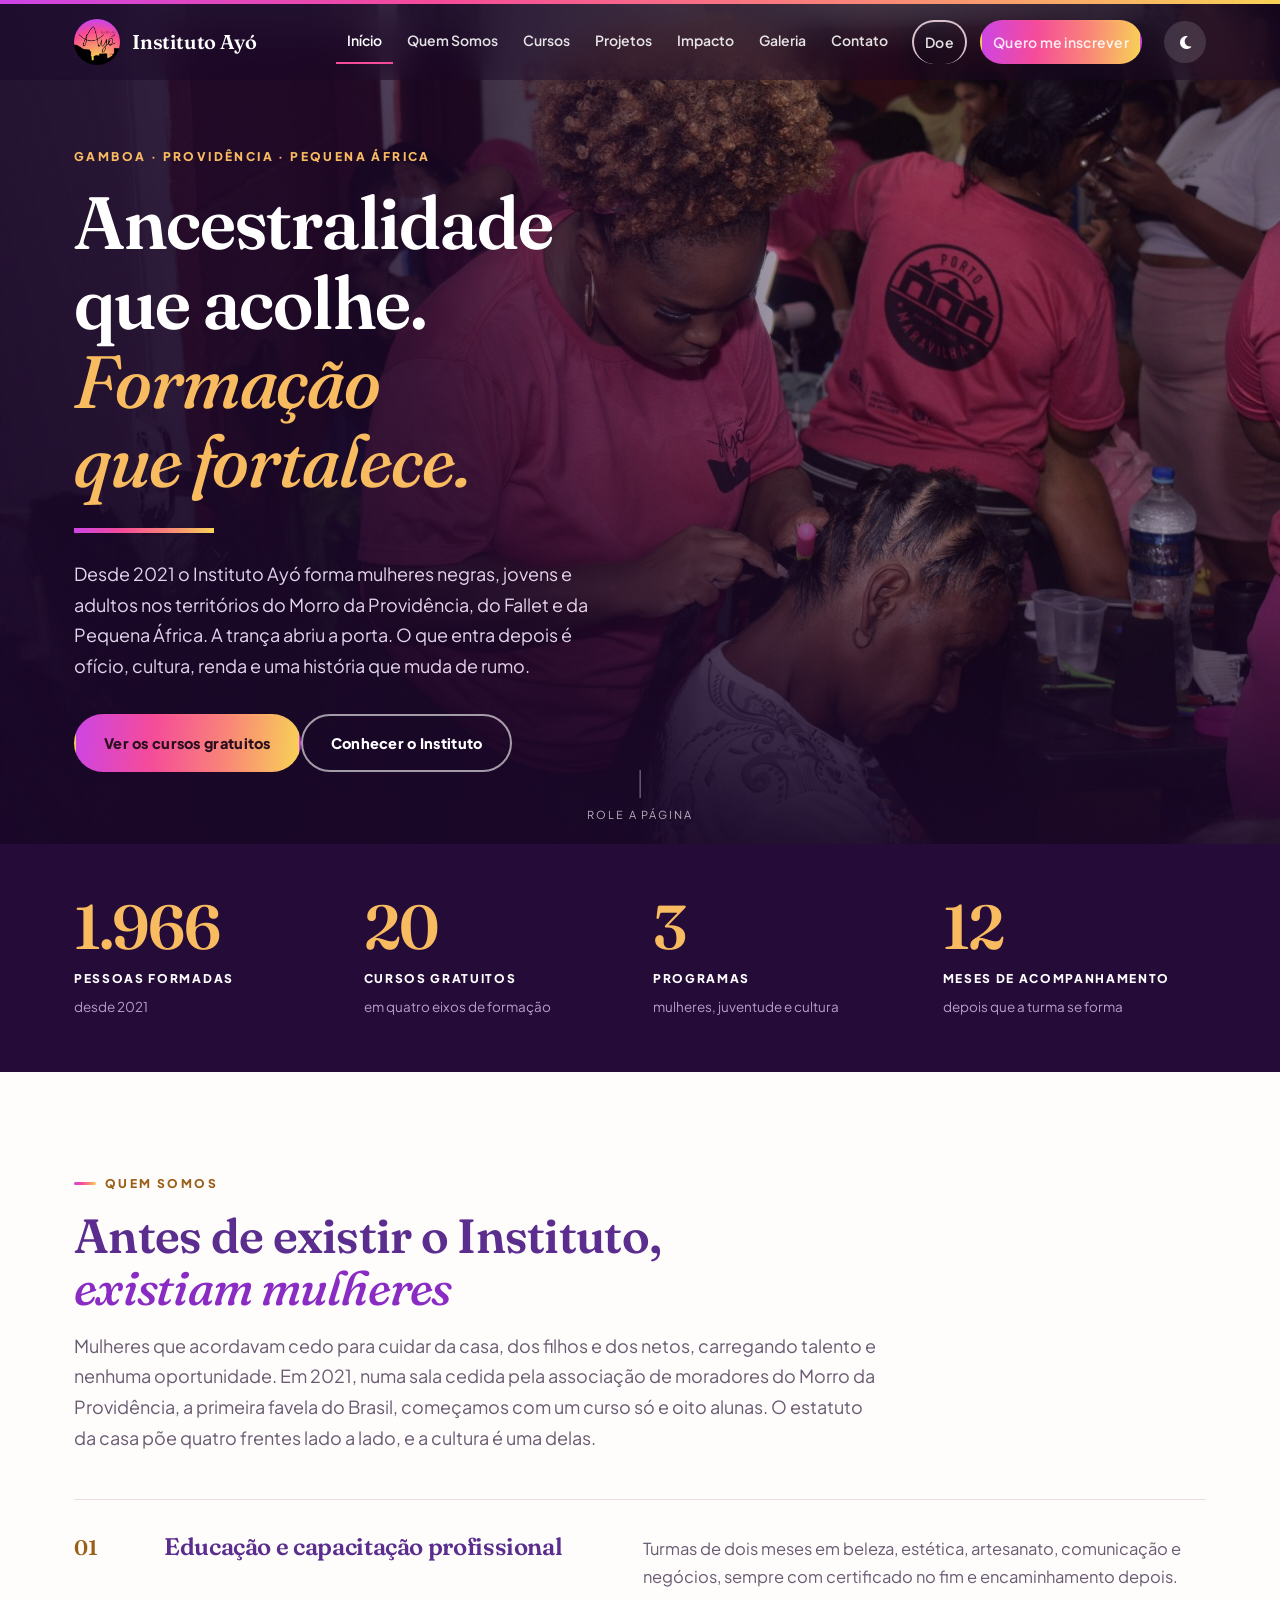
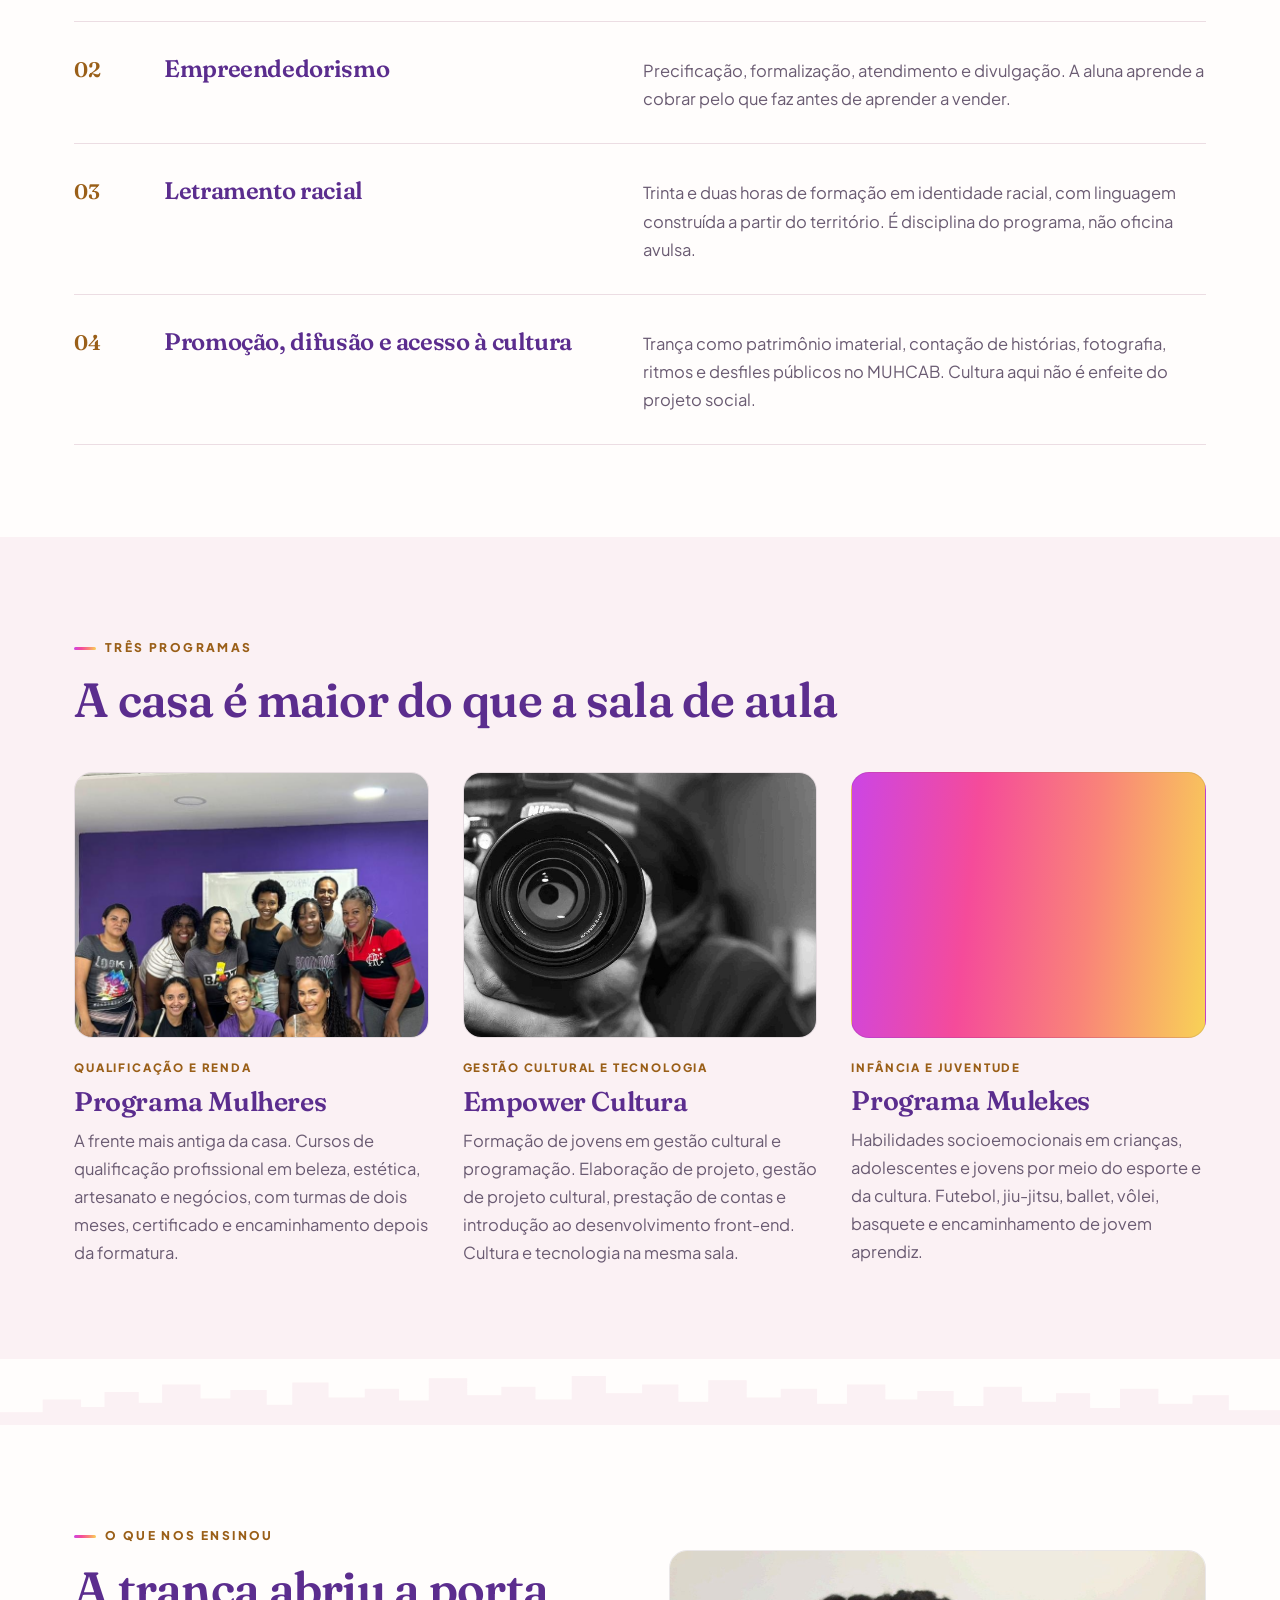
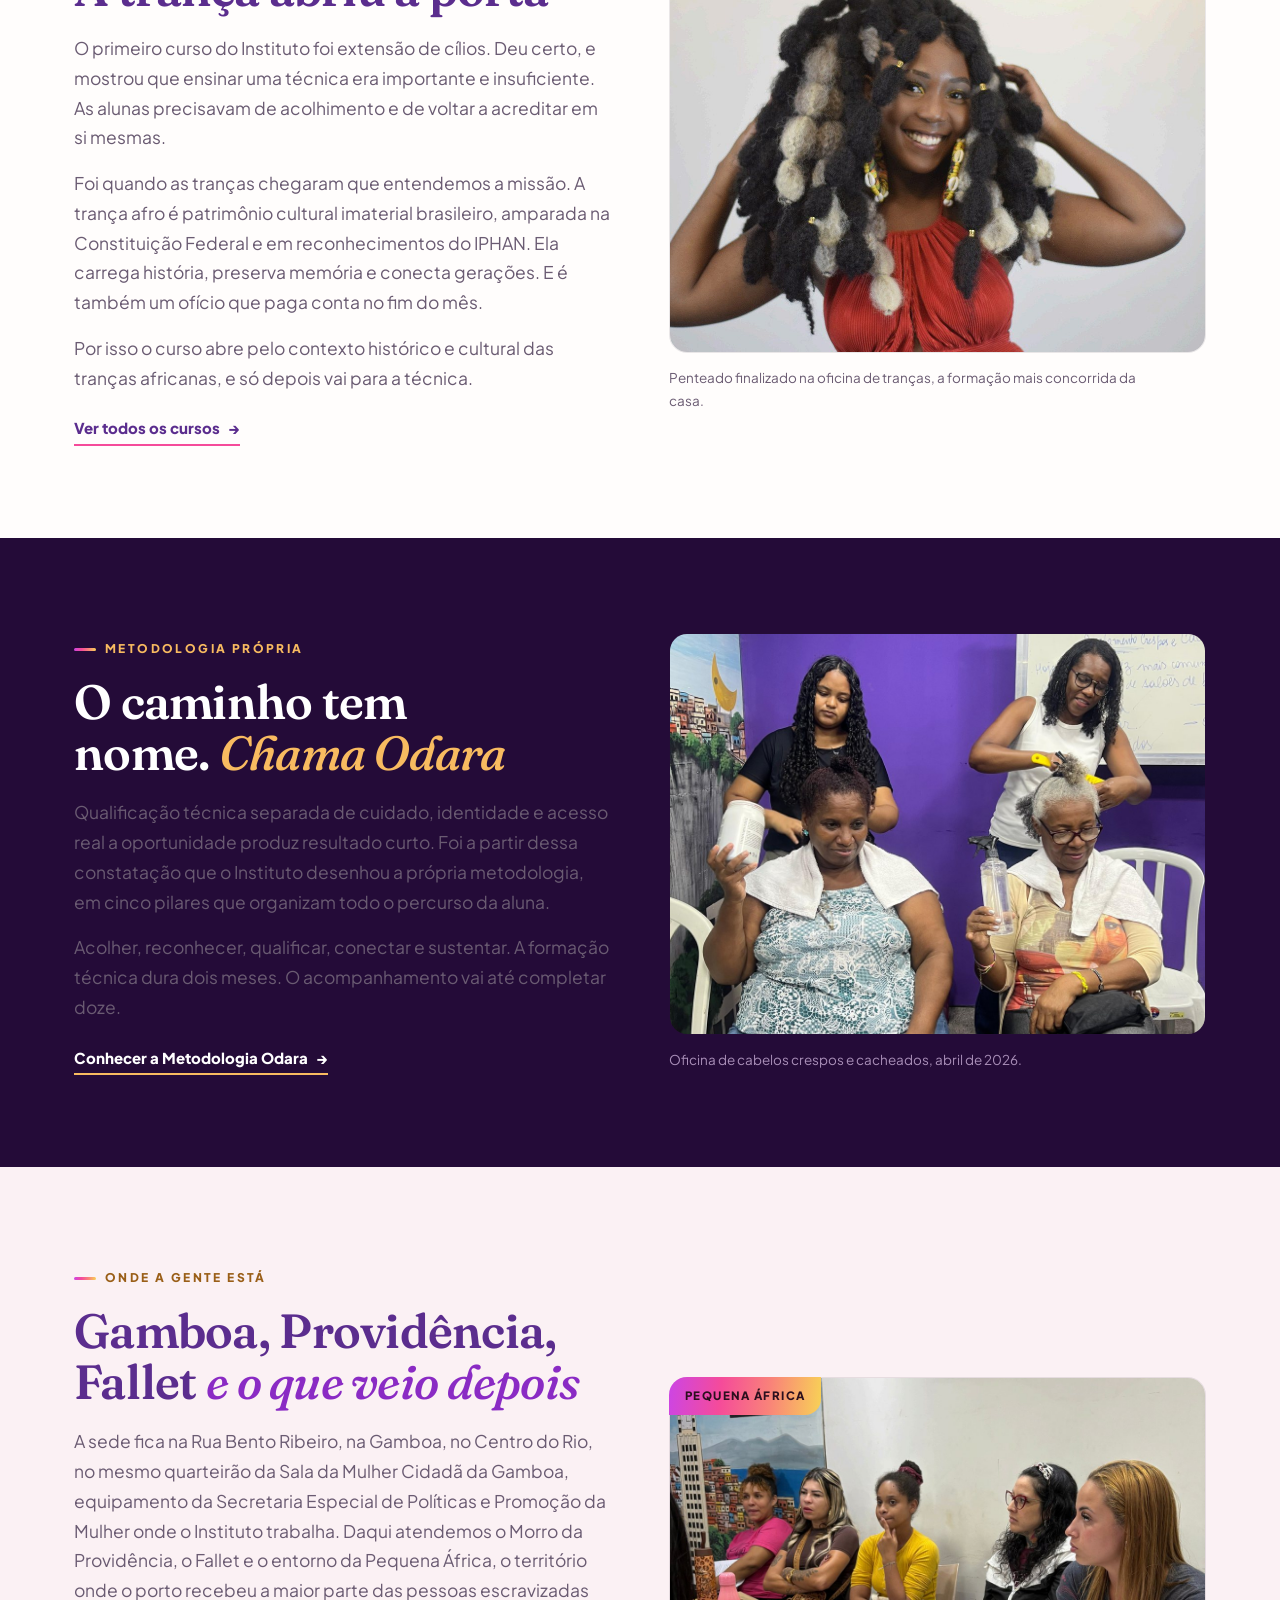
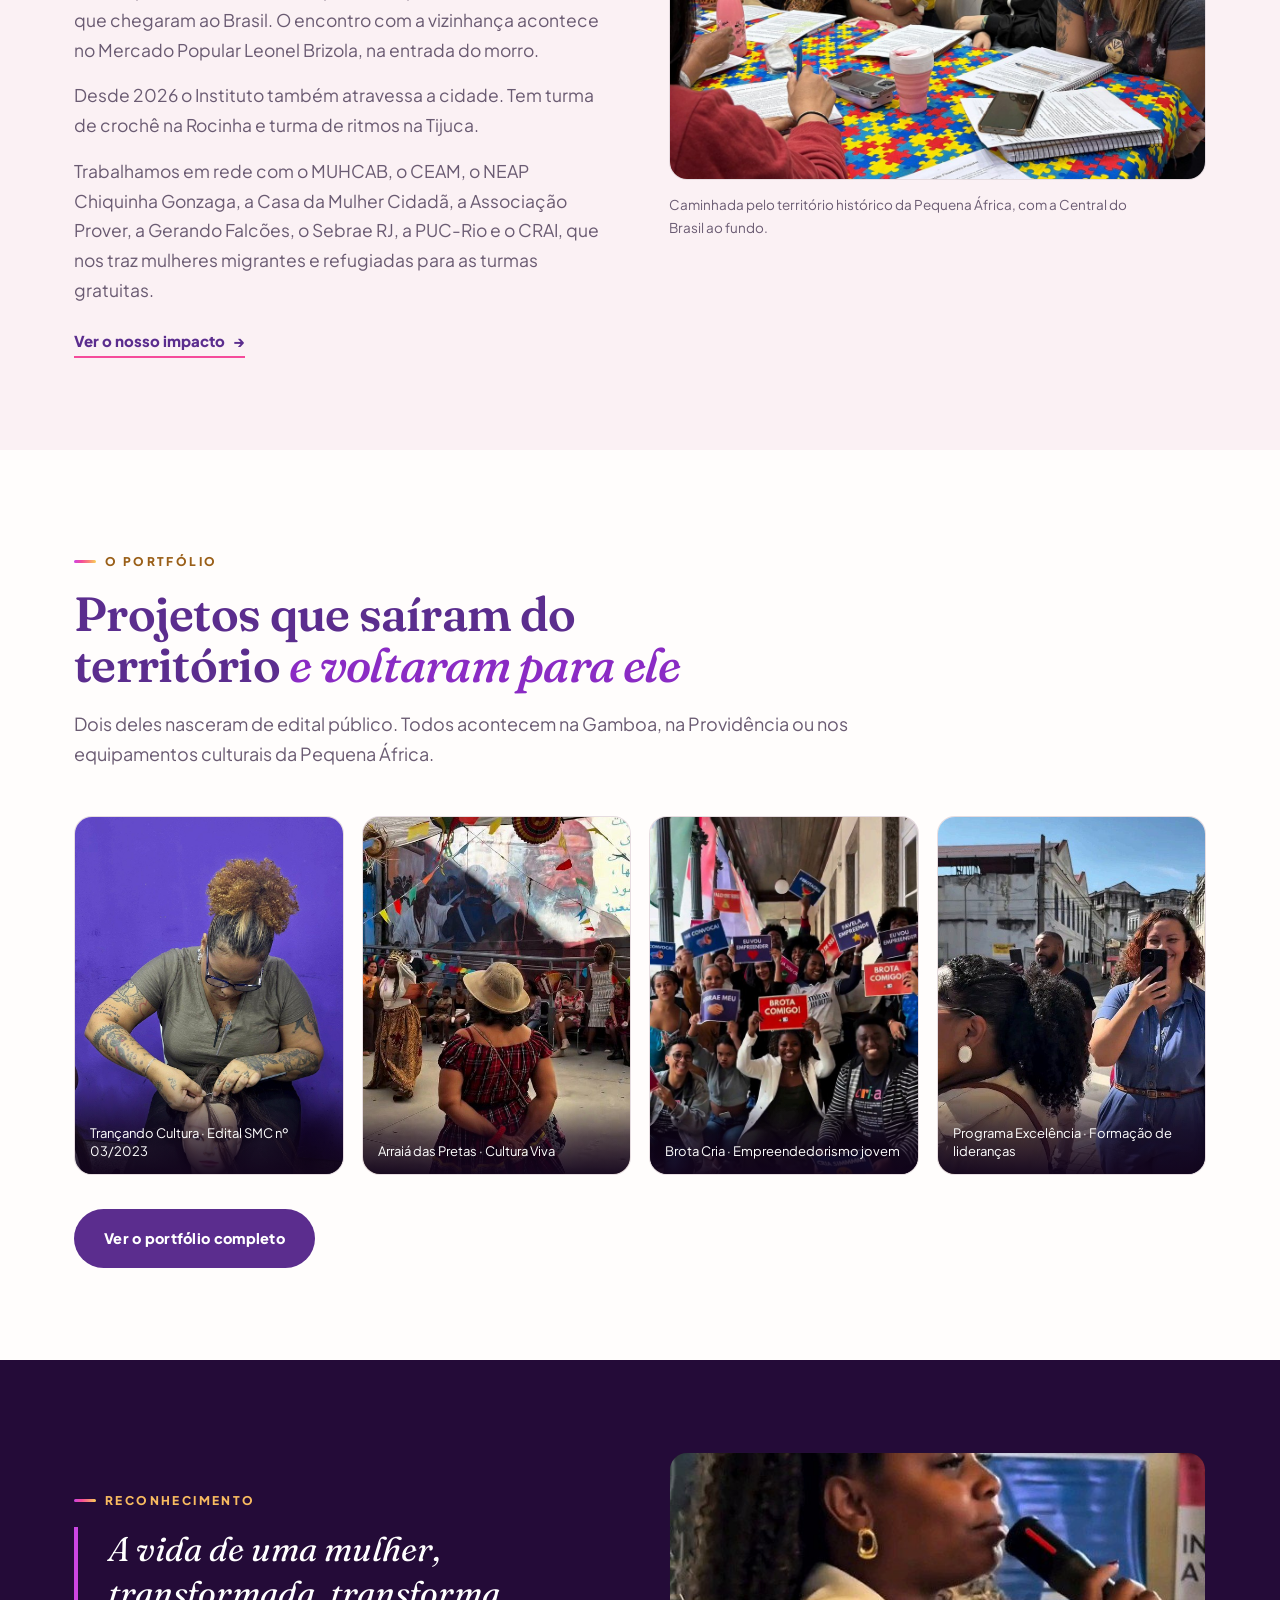
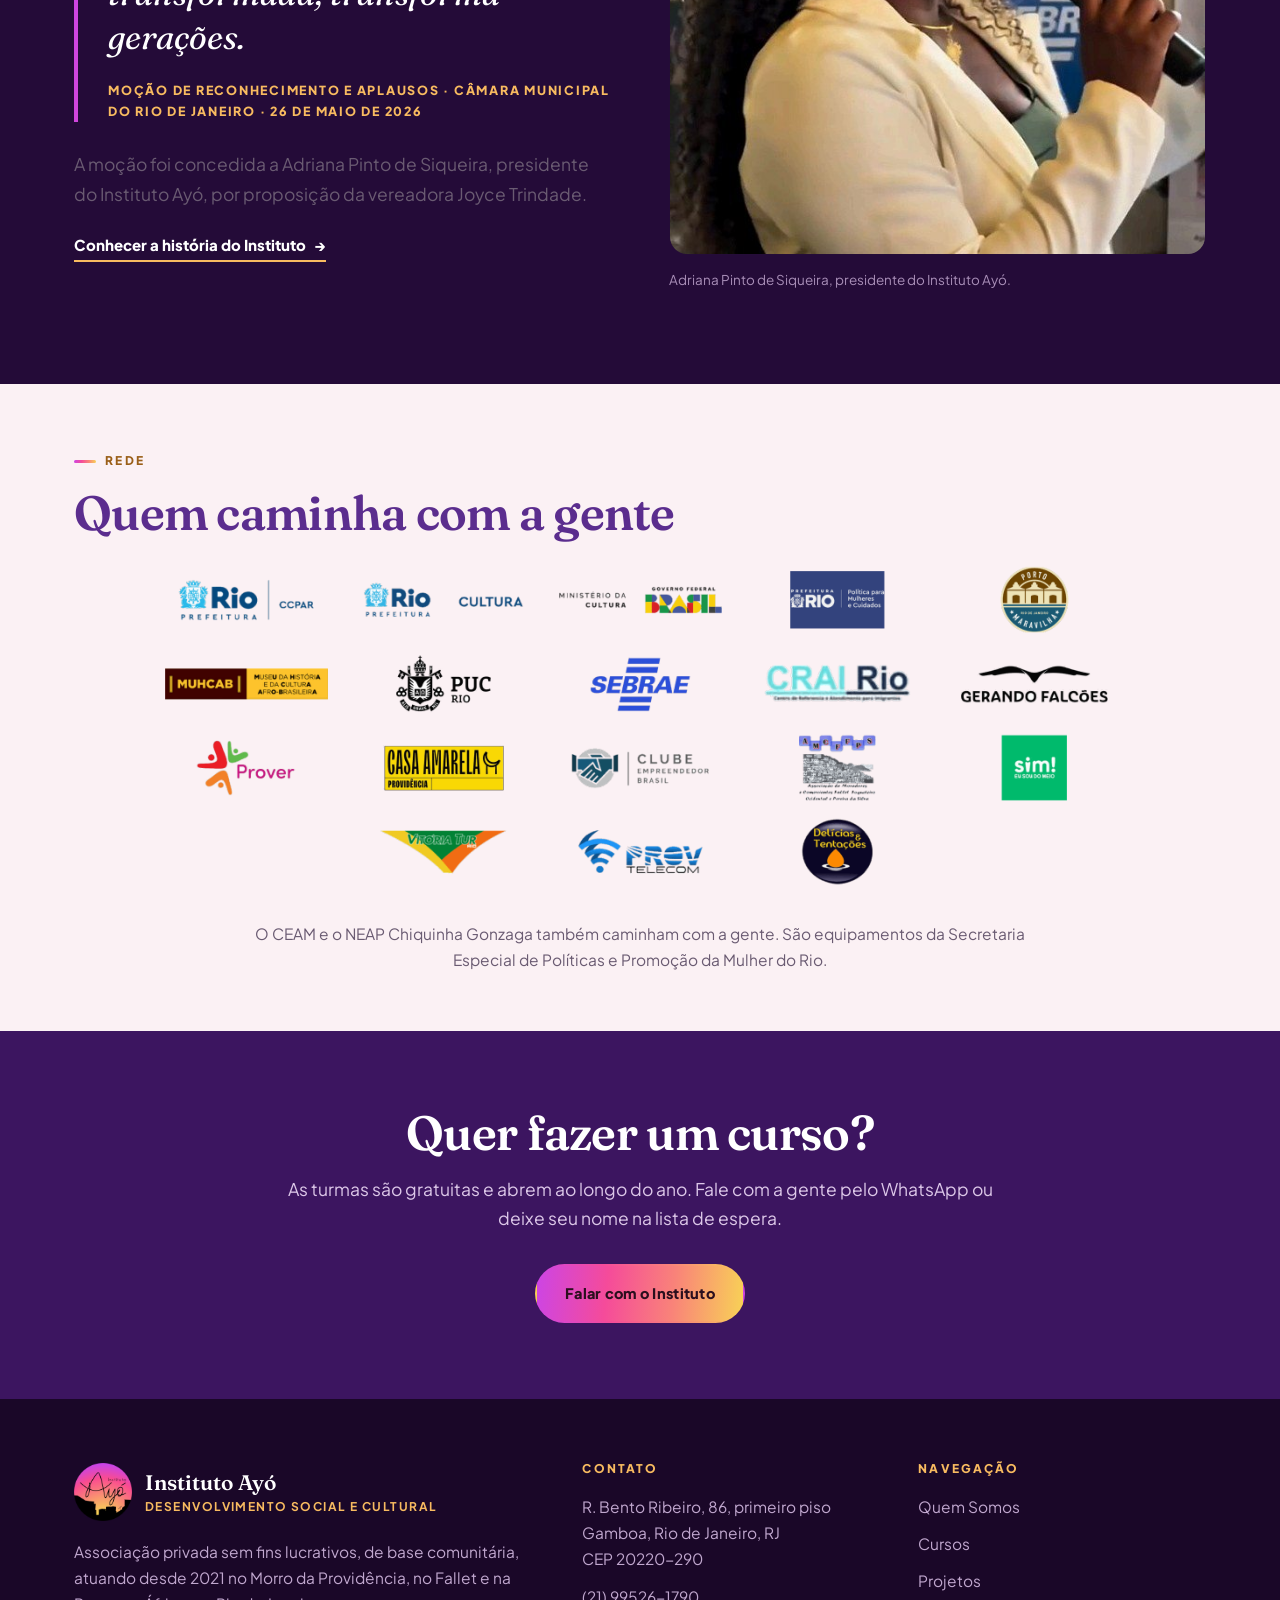
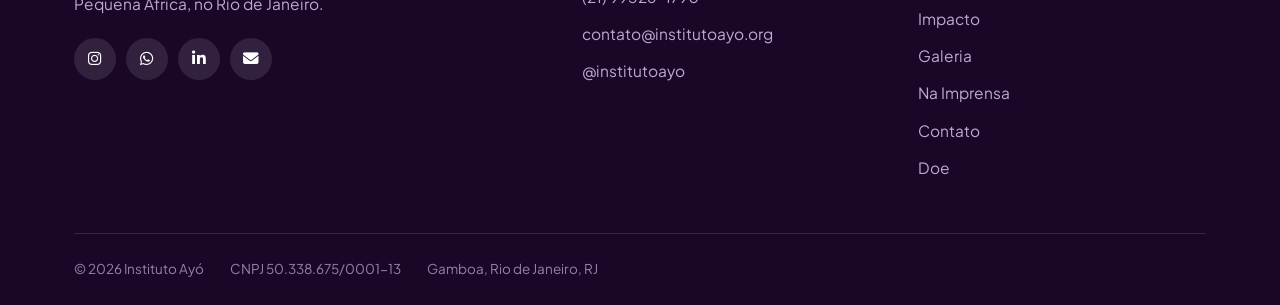
<file: index.html>
<!DOCTYPE html>
<html lang="pt-BR">
<head>
<meta charset="UTF-8">
<meta name="viewport" content="width=device-width, initial-scale=1.0">
<title>Instituto Ayó</title>
<meta name="description" content="O Instituto Ayó de Desenvolvimento Social e Cultural forma mulheres negras, jovens e adultos no Morro da Providência, no Fallet e na Pequena África, no Rio de Janeiro. Mais de vinte cursos gratuitos de beleza, cultura, artesanato e empreendedorismo desde 2021.">
<meta property="og:title" content="Instituto Ayó">
<meta property="og:description" content="O Instituto Ayó de Desenvolvimento Social e Cultural forma mulheres negras, jovens e adultos no Morro da Providência, no Fallet e na Pequena África, no Rio de Janeiro. Mais de vinte cursos gratuitos de beleza, cultura, artesanato e empreendedorismo desde 2021.">
<meta property="og:image" content="https://www.institutoayo.org/img/institucional/trancas-aula.jpg">
<meta property="og:type" content="website">
<meta property="og:locale" content="pt_BR">
<link rel="icon" type="image/png" href="img/marca/favicon.png">
<link rel="apple-touch-icon" href="img/marca/logo-ayo-180.png">
<link rel="preconnect" href="https://fonts.googleapis.com">
<link rel="preconnect" href="https://fonts.gstatic.com" crossorigin>
<link href="https://fonts.googleapis.com/css2?family=Fraunces:ital,opsz,wght@0,9..144,400..700;1,9..144,400..600&family=Plus+Jakarta+Sans:wght@400;500;600;700;800&display=swap" rel="stylesheet">
<link rel="stylesheet" href="https://cdnjs.cloudflare.com/ajax/libs/font-awesome/6.5.2/css/all.min.css">
<script>(function(){try{var t=localStorage.getItem('ayo-tema')||'claro';document.documentElement.setAttribute('data-tema',t);}catch(e){}})();</script>
<link rel="stylesheet" href="style.css?v=20260914e">
<noscript><style>.surge{opacity:1;transform:none}.sobe{opacity:1;transform:none}</style></noscript>
</head>
<body>
<header class="topo">
  <div class="env">
    <a class="marca" href="index.html">
      <img src="img/marca/logo-ayo-circulo.png" alt="" width="46" height="46">
      <b>Instituto Ayó</b>
    </a>
    <nav class="menu" id="menu">
      <a class="ativo" href="index.html">Início</a>
      <a href="sobre.html">Quem Somos</a>
      <a href="cursos.html">Cursos</a>
      <a href="projetos.html">Projetos</a>
      <a href="impacto.html">Impacto</a>
      <a href="galeria.html">Galeria</a>
      <a href="contato.html">Contato</a>
      <a class="botao botao--linha botao--pequeno" href="doe.html">Doe</a>
      <a class="botao botao--sol botao--pequeno" href="contato.html#inscricao">Quero me inscrever</a>
    </nav>
    <div class="topo-acoes">
      <button class="tema-btn" type="button" aria-label="Mudar o tema"></button>
      <button class="menu-btn" type="button" aria-label="Abrir o menu" aria-expanded="false" aria-controls="menu"><span></span></button>
    </div>
  </div>
</header>

<section class="abertura">
  <div class="abertura-foto">
    <img src="img/institucional/trancas-aula.jpg" alt="Aluna de camiseta rosa do Instituto Ayó tranca o cabelo de outra mulher durante a aula prática, com a turma ao redor" fetchpriority="high">
  </div>
  <div class="env">
    <div class="abertura-texto">
      <span class="olho olho--claro sobe d1">Gamboa &middot; Providência &middot; Pequena África</span>
      <h1><span class="sobe d2">Ancestralidade</span> <span class="sobe d3">que acolhe.</span><br><em class="sobe d5">Formação que fortalece.</em></h1>
      <div class="risco" aria-hidden="true"></div>
      <p class="chamada sobe d7">Desde 2021 o Instituto Ayó forma mulheres negras, jovens e adultos nos territórios do Morro da Providência, do Fallet e da Pequena África. A trança abriu a porta. O que entra depois é ofício, cultura, renda e uma história que muda de rumo.</p>
      <div class="abertura-botoes sobe d8"><a class="botao botao--sol" href="cursos.html">Ver os cursos gratuitos</a><a class="botao botao--claro" href="sobre.html">Conhecer o Instituto</a></div>
    </div>
  </div>
  <div class="rolar" aria-hidden="true"><i></i>role a página</div>
</section>

<section class="numeros">
  <div class="env">
    <div class="numeros-grade">
      <div class="num"><b data-conta="1970">0</b><span>pessoas formadas</span><small>desde 2021</small></div>
      <div class="num"><b data-conta="20" data-sufixo="+">0</b><span>cursos gratuitos</span><small>em quatro eixos de formação</small></div>
      <div class="num"><b data-conta="3">0</b><span>programas</span><small>mulheres, juventude e cultura</small></div>
      <div class="num"><b data-conta="12">0</b><span>meses de acompanhamento</span><small>depois que a turma se forma</small></div>
    </div>
  </div>
</section>

<section class="secao">
  <div class="env">
    <div class="cabeca surge">
      <span class="olho">Quem somos</span>
      <h2 class="titulo-secao">Antes de existir o Instituto, <em>existiam mulheres</em></h2>
      <p class="apoio">Mulheres que acordavam cedo para cuidar da casa, dos filhos e dos netos, carregando talento e nenhuma oportunidade. Em 2021, numa sala cedida pela associação de moradores do Morro da Providência, a primeira favela do Brasil, começamos com um curso só e oito alunas. O estatuto da casa põe quatro frentes lado a lado, e a cultura é uma delas.</p>
    </div>
    <div class="areas surge">
      <article class="area">
        <b>01</b>
        <h3>Educação e capacitação profissional</h3>
        <p>Turmas de dois meses em beleza, estética, artesanato, comunicação e negócios, sempre com certificado no fim e encaminhamento depois.</p>
      </article>
      <article class="area">
        <b>02</b>
        <h3>Empreendedorismo</h3>
        <p>Precificação, formalização, atendimento e divulgação. A aluna aprende a cobrar pelo que faz antes de aprender a vender.</p>
      </article>
      <article class="area">
        <b>03</b>
        <h3>Letramento racial</h3>
        <p>Trinta e duas horas de formação em identidade racial, com linguagem construída a partir do território. É disciplina do programa, não oficina avulsa.</p>
      </article>
      <article class="area">
        <b>04</b>
        <h3>Promoção, difusão e acesso à cultura</h3>
        <p>Trança como patrimônio imaterial, contação de histórias, fotografia, ritmos e desfiles públicos no MUHCAB. Cultura aqui não é enfeite do projeto social.</p>
      </article>
    </div>
  </div>
</section>

<section class="secao secao--alt">
  <div class="env">
    <div class="cabeca surge">
      <span class="olho">Três programas</span>
      <h2 class="titulo-secao">A casa é maior do que a sala de aula</h2>
    </div>
    <div class="programas surge" id="lista-programas"></div>
  </div>
</section>

<svg class="horizonte horizonte--alt" viewBox="0 0 1200 62" preserveAspectRatio="none" aria-hidden="true"><path d="M0,62 L0,50 L40,50 L40,38 L76,38 L76,45 L98,45 L98,31 L130,31 L130,41 L152,41 L152,24 L188,24 L188,37 L216,37 L216,29 L250,29 L250,43 L274,43 L274,22 L308,22 L308,36 L342,36 L342,28 L374,28 L374,39 L402,39 L402,18 L438,18 L438,34 L470,34 L470,26 L502,26 L502,38 L536,38 L536,16 L568,16 L568,32 L602,32 L602,24 L636,24 L636,40 L664,40 L664,20 L700,20 L700,36 L732,36 L732,28 L766,28 L766,42 L794,42 L794,24 L830,24 L830,38 L860,38 L860,30 L894,30 L894,44 L922,44 L922,26 L958,26 L958,40 L990,40 L990,32 L1022,32 L1022,46 L1050,46 L1050,28 L1086,28 L1086,42 L1118,42 L1118,34 L1152,34 L1152,48 L1200,48 L1200,62 Z"></path></svg>

<section class="secao">
  <div class="env">
    <div class="linha-foto">
      <div class="surge">
        <span class="olho">O que nos ensinou</span>
        <h2 class="titulo-secao">A trança abriu a porta</h2>
        <p>O primeiro curso do Instituto foi extensão de cílios. Deu certo, e mostrou que ensinar uma técnica era importante e insuficiente. As alunas precisavam de acolhimento e de voltar a acreditar em si mesmas.</p>
        <p>Foi quando as tranças chegaram que entendemos a missão. A trança afro é patrimônio cultural imaterial brasileiro, amparada na Constituição Federal e em reconhecimentos do IPHAN. Ela carrega história, preserva memória e conecta gerações. E é também um ofício que paga conta no fim do mês.</p>
        <p>Por isso o curso abre pelo contexto histórico e cultural das tranças africanas, e só depois vai para a técnica.</p>
        <a class="adiante" href="cursos.html">Ver todos os cursos</a>
      </div>
      <figure class="linha-foto-media surge">
        <img src="img/institucional/trancas-retrato.jpg" alt="Mulher negra sorri exibindo o penteado de tranças finalizado na oficina do Instituto Ayó" loading="lazy">
        <figcaption>Penteado finalizado na oficina de tranças, a formação mais concorrida da casa.</figcaption>
      </figure>
    </div>
  </div>
</section>

<section class="secao secao--noite">
  <div class="env">
    <div class="linha-foto linha-foto--invertida">
      <figure class="linha-foto-media surge">
        <img src="img/institucional/cabelos-atendimento.jpg" alt="Duas profissionais do Instituto Ayó cuidam do cabelo de duas moradoras sentadas durante a oficina" loading="lazy">
        <figcaption>Oficina de cabelos crespos e cacheados, abril de 2026.</figcaption>
      </figure>
      <div class="surge">
        <span class="olho olho--claro">Metodologia própria</span>
        <h2 class="titulo-secao">O caminho tem nome. <em>Chama Odara</em></h2>
        <p>Qualificação técnica separada de cuidado, identidade e acesso real a oportunidade produz resultado curto. Foi a partir dessa constatação que o Instituto desenhou a própria metodologia, em cinco pilares que organizam todo o percurso da aluna.</p>
        <p>Acolher, reconhecer, qualificar, conectar e sustentar. A formação técnica dura dois meses. O acompanhamento vai até completar doze.</p>
        <a class="adiante" href="sobre.html#odara" style="color:#fff;border-bottom-color:var(--ambar)">Conhecer a Metodologia Odara</a>
      </div>
    </div>
  </div>
</section>

<section class="secao secao--alt">
  <div class="env">
    <div class="linha-foto">
      <div class="surge">
        <span class="olho">Onde a gente está</span>
        <h2 class="titulo-secao">Gamboa, Providência, Fallet <em>e o que veio depois</em></h2>
        <p>A sede fica na Rua Bento Ribeiro, na Gamboa, no Centro do Rio, no mesmo quarteirão da Sala da Mulher Cidadã da Gamboa, equipamento da Secretaria Especial de Políticas e Promoção da Mulher onde o Instituto trabalha. Daqui atendemos o Morro da Providência, o Fallet e o entorno da Pequena África, o território onde o porto recebeu a maior parte das pessoas escravizadas que chegaram ao Brasil. O encontro com a vizinhança acontece no Mercado Popular Leonel Brizola, na entrada do morro.</p>
        <p>Desde 2026 o Instituto também atravessa a cidade. Tem turma de crochê na Rocinha e turma de ritmos na Tijuca.</p>
        <p>Trabalhamos em rede com o MUHCAB, o CEAM, o NEAP Chiquinha Gonzaga, a Casa da Mulher Cidadã, a Associação Prover, a Gerando Falcões, o Sebrae RJ, a PUC-Rio e o CRAI, que nos traz mulheres migrantes e refugiadas para as turmas gratuitas.</p>
        <a class="adiante" href="impacto.html">Ver o nosso impacto</a>
      </div>
      <figure class="linha-foto-media surge">
        <img src="img/institucional/territorio-centro.jpg" alt="Participantes do Instituto Ayó caminham pelo Centro do Rio de Janeiro com a torre da Central do Brasil ao fundo" loading="lazy">
        <span class="selo-canto">Pequena África</span>
        <figcaption>Caminhada pelo território histórico da Pequena África, com a Central do Brasil ao fundo.</figcaption>
      </figure>
    </div>
  </div>
</section>

<section class="secao">
  <div class="env">
    <div class="cabeca surge">
      <span class="olho">O portfólio</span>
      <h2 class="titulo-secao">Projetos que saíram do território <em>e voltaram para ele</em></h2>
      <p class="apoio">Dois deles nasceram de edital público. Todos acontecem na Gamboa, na Providência ou nos equipamentos culturais da Pequena África.</p>
    </div>
    <div class="galeria surge">
      <button type="button" class="gal-item gal-item--retrato" data-legenda="Trançando Cultura, aprovado no Edital SMC nº 03/2023, com desfiles no MUHCAB e catálogo digital das trancistas">
        <img src="img/projetos/trancando-cultura-turma.jpg" alt="Aluna pratica trança em uma cabeça de treino durante a oficina do projeto Trançando Cultura" loading="lazy">
        <figcaption>Trançando Cultura &middot; Edital SMC nº 03/2023</figcaption>
      </button>
      <button type="button" class="gal-item gal-item--retrato" data-legenda="Arraiá das Pretas, festa junina alinhada à Política Nacional Cultura Viva">
        <img src="img/projetos/arraia-das-pretas.jpg" alt="Festa junina do Arraiá das Pretas com bandeirinhas coloridas e participantes reunidos no pátio" loading="lazy">
        <figcaption>Arraiá das Pretas &middot; Cultura Viva</figcaption>
      </button>
      <button type="button" class="gal-item gal-item--retrato" data-legenda="Brota Cria, encontro de empreendedorismo jovem realizado no MUHCAB com o Sebrae RJ">
        <img src="img/projetos/brota-cria.jpg" alt="Jovens do encontro Brota Cria erguem plaquinhas com a frase Brota comigo no pátio do MUHCAB" loading="lazy">
        <figcaption>Brota Cria &middot; Empreendedorismo jovem</figcaption>
      </button>
      <button type="button" class="gal-item gal-item--retrato" data-legenda="Programa Excelência, imersão territorial pela Pequena África e pelo MUHCAB">
        <img src="img/projetos/programa-excelencia.jpg" alt="Grupo do Programa Excelência caminha pelas ruas da Pequena África durante a imersão territorial" loading="lazy">
        <figcaption>Programa Excelência &middot; Formação de lideranças</figcaption>
      </button>
    </div>
    <div class="surge" style="margin-top:34px"><a class="botao botao--roxo" href="projetos.html">Ver o portfólio completo</a></div>
  </div>
</section>

<section class="secao secao--noite">
  <div class="env">
    <div class="linha-foto">
      <div class="surge">
        <span class="olho olho--claro">Reconhecimento</span>
        <blockquote class="citacao">
          <p>A vida de uma mulher, transformada, transforma gerações.</p>
          <cite>Moção de Reconhecimento e Aplausos &middot; Câmara Municipal do Rio de Janeiro &middot; 26 de maio de 2026</cite>
        </blockquote>
        <p style="margin-top:28px;max-width:52ch">A moção foi concedida a Adriana Pinto de Siqueira, presidente do Instituto Ayó, por proposição da vereadora Joyce Trindade.</p>
        <a class="adiante" href="sobre.html" style="color:#fff;border-bottom-color:var(--ambar)">Conhecer a história do Instituto</a>
      </div>
      <figure class="linha-foto-media surge">
        <img src="img/institucional/adriana-siqueira.jpg" alt="Adriana Pinto de Siqueira, presidente do Instituto Ayó, fala ao microfone durante um evento" loading="lazy">
        <figcaption>Adriana Pinto de Siqueira, presidente do Instituto Ayó.</figcaption>
      </figure>
    </div>
  </div>
</section>

<section class="secao secao--curta secao--parceiros">
  <div class="env">
    <div class="cabeca surge" style="margin-bottom:26px">
      <span class="olho">Rede</span>
      <h2 class="titulo-secao">Quem caminha com a gente</h2>
    </div>
    <div class="parceiros surge">
      <div class="parceiro"><img src="img/parceiros/prefeitura-rio-ccpar.png" alt="Logo da Prefeitura do Rio ao lado da logo da CCPAR" loading="lazy" width="400" height="160"><b>Prefeitura do Rio e CCPAR</b></div>
      <div class="parceiro"><img src="img/parceiros/secretaria-municipal-de-cultura.png" alt="Logo da Prefeitura do Rio ao lado da palavra Cultura, da Secretaria Municipal de Cultura" loading="lazy" width="400" height="160"><b>Secretaria Municipal de Cultura</b></div>
      <div class="parceiro"><img src="img/parceiros/governo-federal.png" alt="Assinatura do Ministério da Cultura e do Governo Federal, com a palavra Brasil em cores e a marca União e Reconstrução" loading="lazy" width="400" height="160"><b>Ministério da Cultura e Governo Federal</b></div>
      <div class="parceiro"><img src="img/parceiros/spm-rio.png" alt="Logo da Prefeitura do Rio, Política para Mulheres e Cuidados, em fundo azul" loading="lazy" width="400" height="160"><b>Política para Mulheres e Cuidados</b></div>
      <div class="parceiro"><img src="img/parceiros/porto-maravilha.png" alt="Selo circular do Porto Maravilha, com os armazéns do porto desenhados no centro" loading="lazy" width="400" height="160"><b>Porto Maravilha</b></div>
      <div class="parceiro"><img src="img/parceiros/muhcab.png" alt="Logo do MUHCAB, Museu da História e da Cultura Afro-Brasileira" loading="lazy" width="400" height="160"><b>MUHCAB</b></div>
      <div class="parceiro"><img src="img/parceiros/puc-rio.png" alt="Brasão da PUC-Rio ao lado das letras PUC Rio" loading="lazy" width="400" height="160"><b>PUC-Rio</b></div>
      <div class="parceiro"><img src="img/parceiros/sebrae.png" alt="Logo do Sebrae, em azul" loading="lazy" width="400" height="160"><b>Sebrae</b></div>
      <div class="parceiro"><img src="img/parceiros/crai-rio.png" alt="Logo do CRAI Rio, Centro de Referência e Atendimento para Imigrantes" loading="lazy" width="400" height="160"><b>CRAI Rio</b></div>
      <div class="parceiro"><img src="img/parceiros/gerando-falcoes.png" alt="Logo da Gerando Falcões, com um falcão de asas abertas sobre o nome" loading="lazy" width="400" height="160"><b>Gerando Falcões</b></div>
      <div class="parceiro"><img src="img/parceiros/associacao-prover.png" alt="Logo da Associação Prover, com figuras coloridas em roda ao lado do nome" loading="lazy" width="400" height="160"><b>Associação Prover</b></div>
      <div class="parceiro"><img src="img/parceiros/casa-amarela-providencia.png" alt="Logo da Casa Amarela Providência, em preto sobre fundo amarelo" loading="lazy" width="400" height="160"><b>Casa Amarela Providência</b></div>
      <div class="parceiro"><img src="img/parceiros/clube-empreendedor-brasil.png" alt="Logo do Clube Empreendedor Brasil, com duas mãos em aperto dentro de um círculo" loading="lazy" width="400" height="160"><b>Clube Empreendedor Brasil</b></div>
      <div class="parceiro"><img src="img/parceiros/amcffps.png" alt="Logo da Associação de Moradores e Comerciantes do Fallet, Fogueteiro, Ocidental e Pereira da Silva" loading="lazy" width="400" height="160"><b>AMCFFPS</b></div>
      <div class="parceiro"><img src="img/parceiros/sim-eu-sou-do-meio.png" alt="Logo do programa Sim! Eu Sou do Meio, em branco sobre fundo verde" loading="lazy" width="400" height="160"><b>Sim! Eu Sou do Meio</b></div>
      <div class="parceiro"><img src="img/parceiros/vitoria-tur.png" alt="Logo da Vitória Tur, em amarelo, verde e laranja" loading="lazy" width="400" height="160"><b>Vitória Tur</b></div>
      <div class="parceiro"><img src="img/parceiros/prov-telecom.png" alt="Logo da Prov Telecom, com o símbolo de sinal em azul" loading="lazy" width="400" height="160"><b>Prov Telecom</b></div>
      <div class="parceiro"><img src="img/parceiros/delicias-e-tentacoes.png" alt="Logo da Delícias e Tentações, com uma gota laranja em fundo escuro" loading="lazy" width="400" height="160"><b>Delícias e Tentações</b></div>
    </div>
    <p class="parceiros-extra surge">O CEAM e o NEAP Chiquinha Gonzaga também caminham com a gente. São equipamentos da Secretaria Especial de Políticas e Promoção da Mulher do Rio.</p>
  </div>
</section>

<section class="faixa-cta">
  <div class="env">
    <h2 class="titulo-secao">Quer fazer um curso?</h2>
    <p>As turmas são gratuitas e abrem ao longo do ano. Fale com a gente pelo WhatsApp ou deixe seu nome na lista de espera.</p>
    <a class="botao botao--sol" href="contato.html#inscricao">Falar com o Instituto</a>
  </div>
</section>

<footer class="rodape">
  <div class="env">
    <div class="rodape-grade">
      <div>
        <div class="rodape-marca">
          <img src="img/marca/logo-ayo-circulo.png" alt="" width="56" height="56">
          <b>Instituto Ayó<span>Desenvolvimento social e cultural</span></b>
        </div>
        <p>Associação privada sem fins lucrativos, de base comunitária, atuando desde 2021 no Morro da Providência, no Fallet e na Pequena África, no Rio de Janeiro.</p>
        <div class="redes">
          <a href="https://www.instagram.com/institutoayo/" target="_blank" rel="noopener" aria-label="Instagram do Instituto Ayó"><i class="fab fa-instagram" aria-hidden="true"></i></a>
          <a href="https://wa.me/5521995261790" target="_blank" rel="noopener" aria-label="WhatsApp do Instituto Ayó"><i class="fab fa-whatsapp" aria-hidden="true"></i></a>
          <a href="https://www.linkedin.com/company/instituto-ayo" target="_blank" rel="noopener" aria-label="LinkedIn do Instituto Ayó"><i class="fab fa-linkedin-in" aria-hidden="true"></i></a>
          <a href="mailto:contato@institutoayo.org" aria-label="E-mail do Instituto Ayó"><i class="fas fa-envelope" aria-hidden="true"></i></a>
        </div>
      </div>
      <div>
        <h4>Contato</h4>
        <ul>
          <li>R. Bento Ribeiro, 86, primeiro piso<br>Gamboa, Rio de Janeiro, RJ<br>CEP 20220-290</li>
          <li><a href="https://wa.me/5521995261790" target="_blank" rel="noopener">(21) 99526-1790</a></li>
          <li><a href="mailto:contato@institutoayo.org">contato@institutoayo.org</a></li>
          <li><a href="https://www.instagram.com/institutoayo/" target="_blank" rel="noopener">@institutoayo</a></li>
        </ul>
      </div>
      <div>
        <h4>Navegação</h4>
        <ul>
          <li><a href="sobre.html">Quem Somos</a></li>
          <li><a href="cursos.html">Cursos</a></li>
          <li><a href="projetos.html">Projetos</a></li>
          <li><a href="impacto.html">Impacto</a></li>
          <li><a href="galeria.html">Galeria</a></li>
          <li><a href="imprensa.html">Na Imprensa</a></li>
          <li><a href="contato.html">Contato</a></li>
          <li><a href="doe.html">Doe</a></li>
        </ul>
      </div>
    </div>
    <div class="rodape-base">
      <span>&copy; <span class="ano-atual">2026</span> Instituto Ayó</span>
      <span>CNPJ 50.338.675/0001-13</span>
      <span>Gamboa, Rio de Janeiro, RJ</span>
    </div>
  </div>
</footer>

<div class="lightbox" role="dialog" aria-modal="true" aria-label="Foto ampliada">
  <button class="lightbox-fechar" type="button" aria-label="Fechar">&times;</button>
  <figure><img alt=""><figcaption></figcaption></figure>
</div>

<script src="dados.js?v=20260914e"></script>
<script src="script.js?v=20260914e"></script>
</body>
</html>
</file>
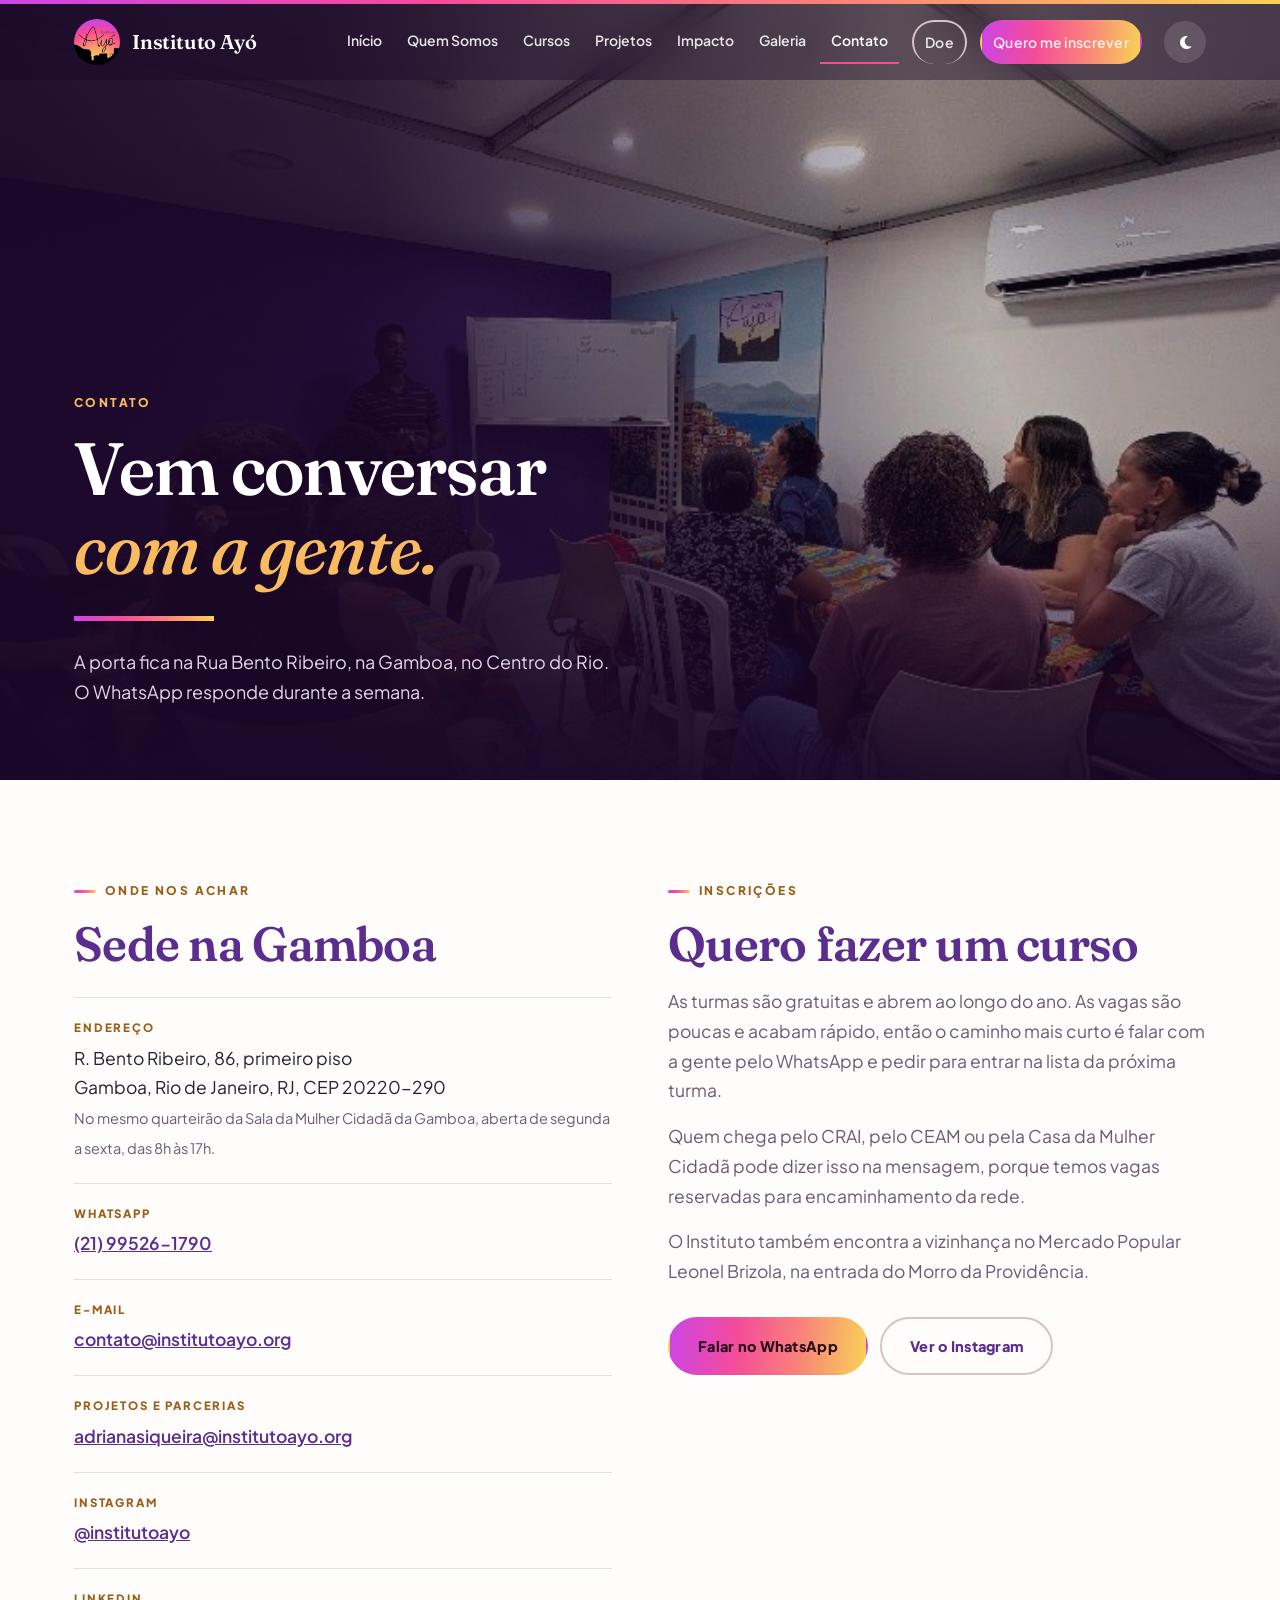
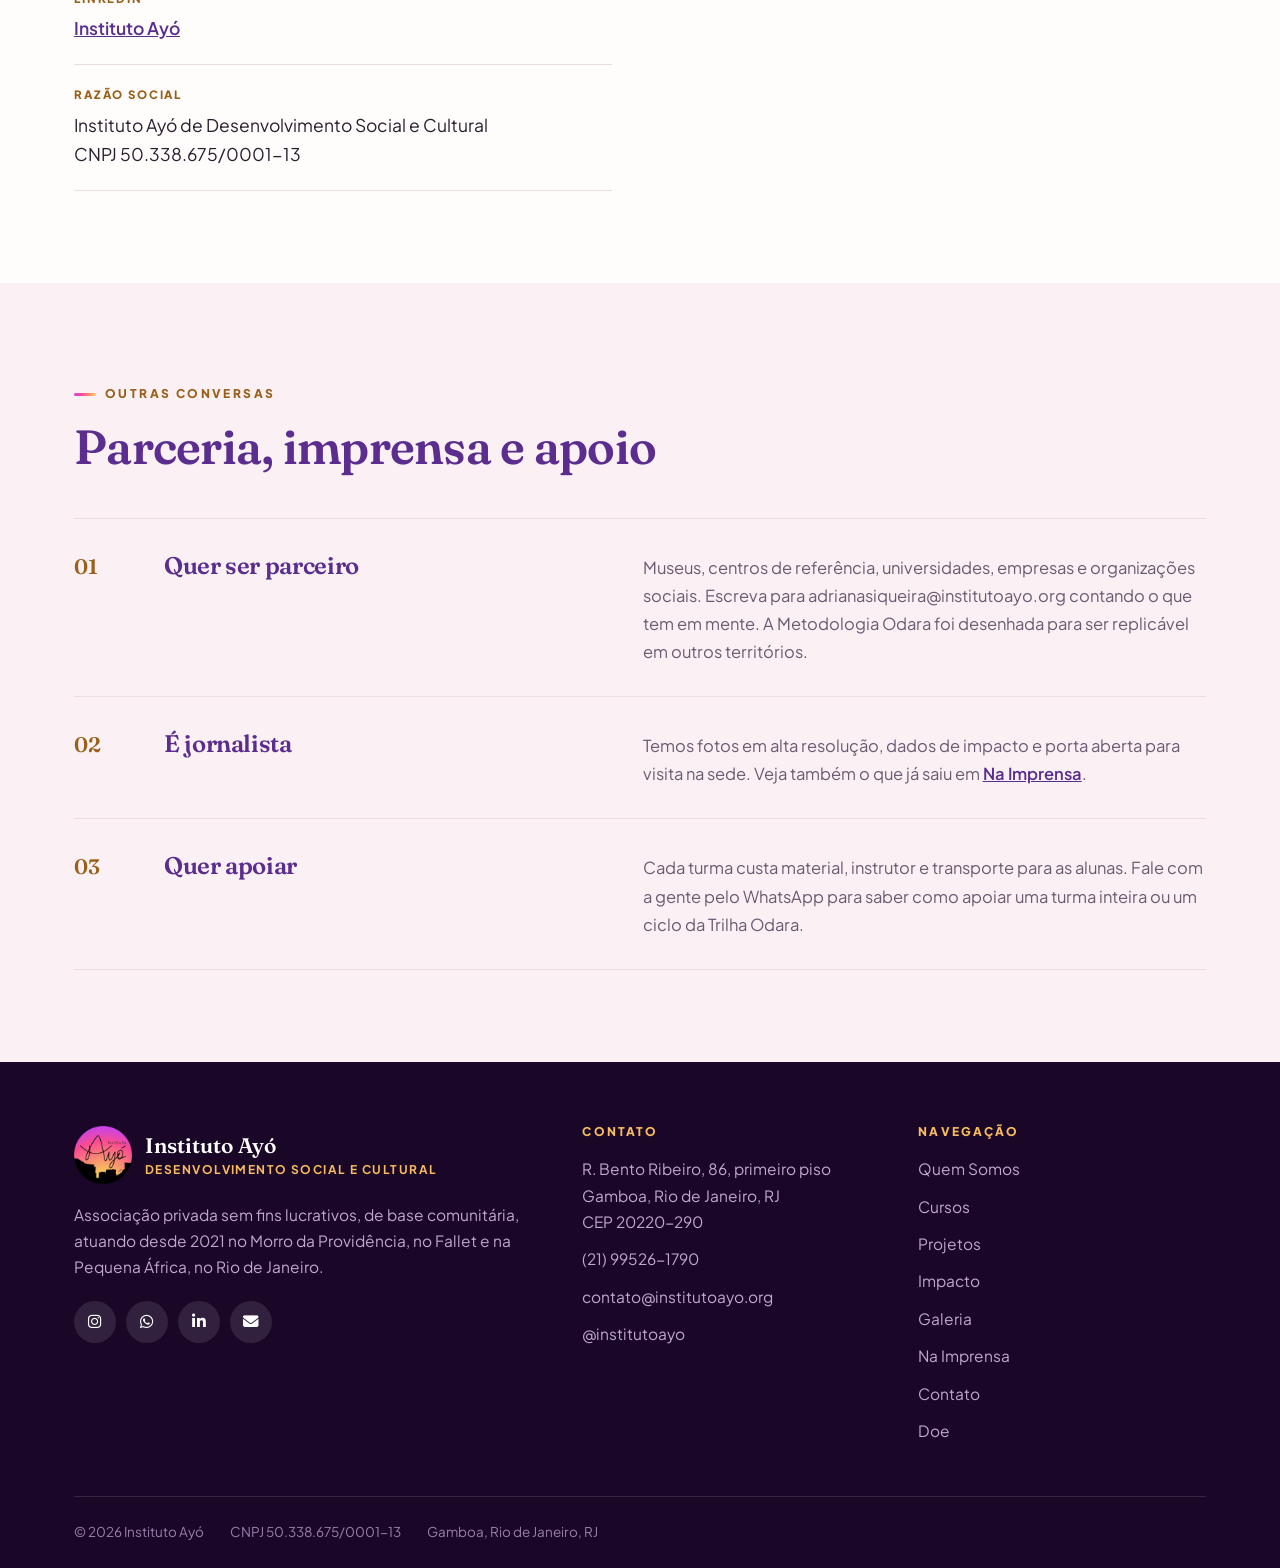
<file: contato.html>
<!DOCTYPE html>
<html lang="pt-BR">
<head>
<meta charset="UTF-8">
<meta name="viewport" content="width=device-width, initial-scale=1.0">
<title>Contato · Instituto Ayó</title>
<meta name="description" content="Fale com o Instituto Ayó. Sede na Rua Bento Ribeiro, 86, Gamboa, Centro do Rio de Janeiro. Inscrições nas turmas gratuitas pelo WhatsApp e pelo Instagram.">
<meta property="og:title" content="Contato · Instituto Ayó">
<meta property="og:description" content="Fale com o Instituto Ayó. Sede na Rua Bento Ribeiro, 86, Gamboa, Centro do Rio de Janeiro. Inscrições nas turmas gratuitas pelo WhatsApp e pelo Instagram.">
<meta property="og:image" content="https://www.institutoayo.org/img/institucional/sala-roda.jpg">
<meta property="og:type" content="website">
<meta property="og:locale" content="pt_BR">
<link rel="icon" type="image/png" href="img/marca/favicon.png">
<link rel="apple-touch-icon" href="img/marca/logo-ayo-180.png">
<link rel="preconnect" href="https://fonts.googleapis.com">
<link rel="preconnect" href="https://fonts.gstatic.com" crossorigin>
<link href="https://fonts.googleapis.com/css2?family=Fraunces:ital,opsz,wght@0,9..144,400..700;1,9..144,400..600&family=Plus+Jakarta+Sans:wght@400;500;600;700;800&display=swap" rel="stylesheet">
<link rel="stylesheet" href="https://cdnjs.cloudflare.com/ajax/libs/font-awesome/6.5.2/css/all.min.css">
<script>(function(){try{var t=localStorage.getItem('ayo-tema')||'claro';document.documentElement.setAttribute('data-tema',t);}catch(e){}})();</script>
<link rel="stylesheet" href="style.css?v=20260914e">
<noscript><style>.surge{opacity:1;transform:none}.sobe{opacity:1;transform:none}</style></noscript>
</head>
<body>
<header class="topo">
  <div class="env">
    <a class="marca" href="index.html">
      <img src="img/marca/logo-ayo-circulo.png" alt="" width="46" height="46">
      <b>Instituto Ayó</b>
    </a>
    <nav class="menu" id="menu">
      <a href="index.html">Início</a>
      <a href="sobre.html">Quem Somos</a>
      <a href="cursos.html">Cursos</a>
      <a href="projetos.html">Projetos</a>
      <a href="impacto.html">Impacto</a>
      <a href="galeria.html">Galeria</a>
      <a class="ativo" href="contato.html">Contato</a>
      <a class="botao botao--linha botao--pequeno" href="doe.html">Doe</a>
      <a class="botao botao--sol botao--pequeno" href="contato.html#inscricao">Quero me inscrever</a>
    </nav>
    <div class="topo-acoes">
      <button class="tema-btn" type="button" aria-label="Mudar o tema"></button>
      <button class="menu-btn" type="button" aria-label="Abrir o menu" aria-expanded="false" aria-controls="menu"><span></span></button>
    </div>
  </div>
</header>

<section class="abertura abertura--interna">
  <div class="abertura-foto">
    <img src="img/institucional/sala-roda.jpg" alt="Roda de conversa na sala do Instituto Ayó, com participantes sentadas em círculo" fetchpriority="high">
  </div>
  <div class="env">
    <div class="abertura-texto">
      <span class="olho olho--claro sobe d1">Contato</span>
      <h1><span class="sobe d2">Vem conversar</span> <em class="sobe d4">com a gente.</em></h1>
      <div class="risco" aria-hidden="true"></div>
      <p class="chamada sobe d7">A porta fica na Rua Bento Ribeiro, na Gamboa, no Centro do Rio. O WhatsApp responde durante a semana.</p>
    </div>
  </div>
</section>

<section class="secao">
  <div class="env">
    <div class="contato-grade">
      <div class="surge">
        <span class="olho">Onde nos achar</span>
        <h2 class="titulo-secao">Sede na Gamboa</h2>
        <ul class="contato-lista">
          <li><b>Endereço</b>R. Bento Ribeiro, 86, primeiro piso<br>Gamboa, Rio de Janeiro, RJ, CEP 20220-290<br><span style="color:var(--texto-suave);font-size:14.5px">No mesmo quarteirão da Sala da Mulher Cidadã da Gamboa, aberta de segunda a sexta, das 8h às 17h.</span></li>
          <li><b>WhatsApp</b><a href="https://wa.me/5521995261790" target="_blank" rel="noopener">(21) 99526-1790</a></li>
          <li><b>E-mail</b><a href="mailto:contato@institutoayo.org">contato@institutoayo.org</a></li>
          <li><b>Projetos e parcerias</b><a href="mailto:adrianasiqueira@institutoayo.org">adrianasiqueira@institutoayo.org</a></li>
          <li><b>Instagram</b><a href="https://www.instagram.com/institutoayo/" target="_blank" rel="noopener">@institutoayo</a></li>
          <li><b>LinkedIn</b><a href="https://www.linkedin.com/company/instituto-ayo" target="_blank" rel="noopener">Instituto Ayó</a></li>
          <li><b>Razão social</b>Instituto Ayó de Desenvolvimento Social e Cultural<br>CNPJ 50.338.675/0001-13</li>
        </ul>
      </div>
      <div class="surge" id="inscricao">
        <span class="olho">Inscrições</span>
        <h2 class="titulo-secao">Quero fazer um curso</h2>
        <p style="color:var(--texto-suave);margin-top:18px">As turmas são gratuitas e abrem ao longo do ano. As vagas são poucas e acabam rápido, então o caminho mais curto é falar com a gente pelo WhatsApp e pedir para entrar na lista da próxima turma.</p>
        <p style="color:var(--texto-suave);margin-top:16px">Quem chega pelo CRAI, pelo CEAM ou pela Casa da Mulher Cidadã pode dizer isso na mensagem, porque temos vagas reservadas para encaminhamento da rede.</p>
        <p style="color:var(--texto-suave);margin-top:16px">O Instituto também encontra a vizinhança no Mercado Popular Leonel Brizola, na entrada do Morro da Providência.</p>
        <div class="abertura-botoes" style="margin-top:30px">
          <a class="botao botao--sol" href="https://wa.me/5521995261790" target="_blank" rel="noopener">Falar no WhatsApp</a>
          <a class="botao botao--linha" href="https://www.instagram.com/institutoayo/" target="_blank" rel="noopener">Ver o Instagram</a>
        </div>
      </div>
    </div>
  </div>
</section>

<section class="secao secao--alt">
  <div class="env">
    <div class="cabeca surge">
      <span class="olho">Outras conversas</span>
      <h2 class="titulo-secao">Parceria, imprensa e apoio</h2>
    </div>
    <div class="areas surge">
      <article class="area">
        <b>01</b>
        <h3>Quer ser parceiro</h3>
        <p>Museus, centros de referência, universidades, empresas e organizações sociais. Escreva para adrianasiqueira@institutoayo.org contando o que tem em mente. A Metodologia Odara foi desenhada para ser replicável em outros territórios.</p>
      </article>
      <article class="area">
        <b>02</b>
        <h3>É jornalista</h3>
        <p>Temos fotos em alta resolução, dados de impacto e porta aberta para visita na sede. Veja também o que já saiu em <a href="imprensa.html" style="color:var(--roxo);font-weight:600">Na Imprensa</a>.</p>
      </article>
      <article class="area">
        <b>03</b>
        <h3>Quer apoiar</h3>
        <p>Cada turma custa material, instrutor e transporte para as alunas. Fale com a gente pelo WhatsApp para saber como apoiar uma turma inteira ou um ciclo da Trilha Odara.</p>
      </article>
    </div>
  </div>
</section>

<footer class="rodape">
  <div class="env">
    <div class="rodape-grade">
      <div>
        <div class="rodape-marca">
          <img src="img/marca/logo-ayo-circulo.png" alt="" width="56" height="56">
          <b>Instituto Ayó<span>Desenvolvimento social e cultural</span></b>
        </div>
        <p>Associação privada sem fins lucrativos, de base comunitária, atuando desde 2021 no Morro da Providência, no Fallet e na Pequena África, no Rio de Janeiro.</p>
        <div class="redes">
          <a href="https://www.instagram.com/institutoayo/" target="_blank" rel="noopener" aria-label="Instagram do Instituto Ayó"><i class="fab fa-instagram" aria-hidden="true"></i></a>
          <a href="https://wa.me/5521995261790" target="_blank" rel="noopener" aria-label="WhatsApp do Instituto Ayó"><i class="fab fa-whatsapp" aria-hidden="true"></i></a>
          <a href="https://www.linkedin.com/company/instituto-ayo" target="_blank" rel="noopener" aria-label="LinkedIn do Instituto Ayó"><i class="fab fa-linkedin-in" aria-hidden="true"></i></a>
          <a href="mailto:contato@institutoayo.org" aria-label="E-mail do Instituto Ayó"><i class="fas fa-envelope" aria-hidden="true"></i></a>
        </div>
      </div>
      <div>
        <h4>Contato</h4>
        <ul>
          <li>R. Bento Ribeiro, 86, primeiro piso<br>Gamboa, Rio de Janeiro, RJ<br>CEP 20220-290</li>
          <li><a href="https://wa.me/5521995261790" target="_blank" rel="noopener">(21) 99526-1790</a></li>
          <li><a href="mailto:contato@institutoayo.org">contato@institutoayo.org</a></li>
          <li><a href="https://www.instagram.com/institutoayo/" target="_blank" rel="noopener">@institutoayo</a></li>
        </ul>
      </div>
      <div>
        <h4>Navegação</h4>
        <ul>
          <li><a href="sobre.html">Quem Somos</a></li>
          <li><a href="cursos.html">Cursos</a></li>
          <li><a href="projetos.html">Projetos</a></li>
          <li><a href="impacto.html">Impacto</a></li>
          <li><a href="galeria.html">Galeria</a></li>
          <li><a href="imprensa.html">Na Imprensa</a></li>
          <li><a href="contato.html">Contato</a></li>
          <li><a href="doe.html">Doe</a></li>
        </ul>
      </div>
    </div>
    <div class="rodape-base">
      <span>&copy; <span class="ano-atual">2026</span> Instituto Ayó</span>
      <span>CNPJ 50.338.675/0001-13</span>
      <span>Gamboa, Rio de Janeiro, RJ</span>
    </div>
  </div>
</footer>

<div class="lightbox" role="dialog" aria-modal="true" aria-label="Foto ampliada">
  <button class="lightbox-fechar" type="button" aria-label="Fechar">&times;</button>
  <figure><img alt=""><figcaption></figcaption></figure>
</div>

<script src="dados.js?v=20260914e"></script>
<script src="script.js?v=20260914e"></script>
</body>
</html>
</file>
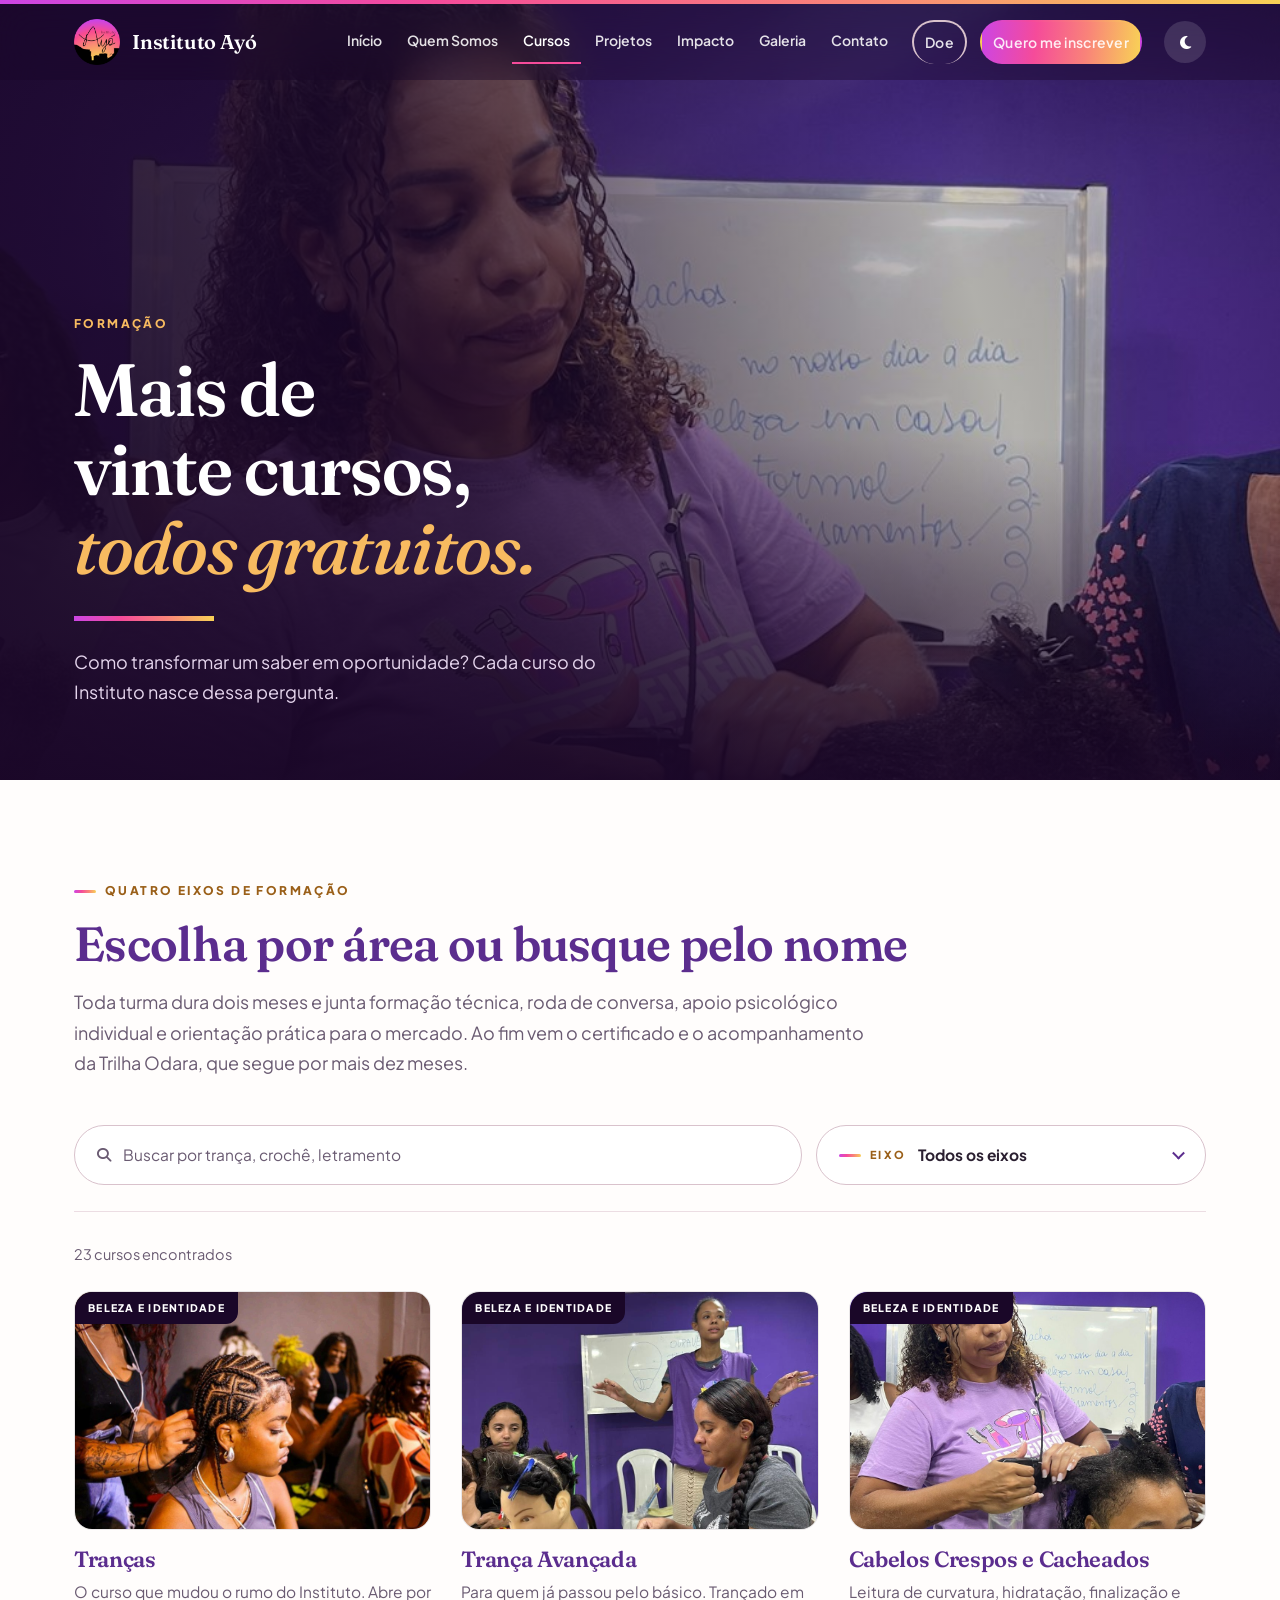
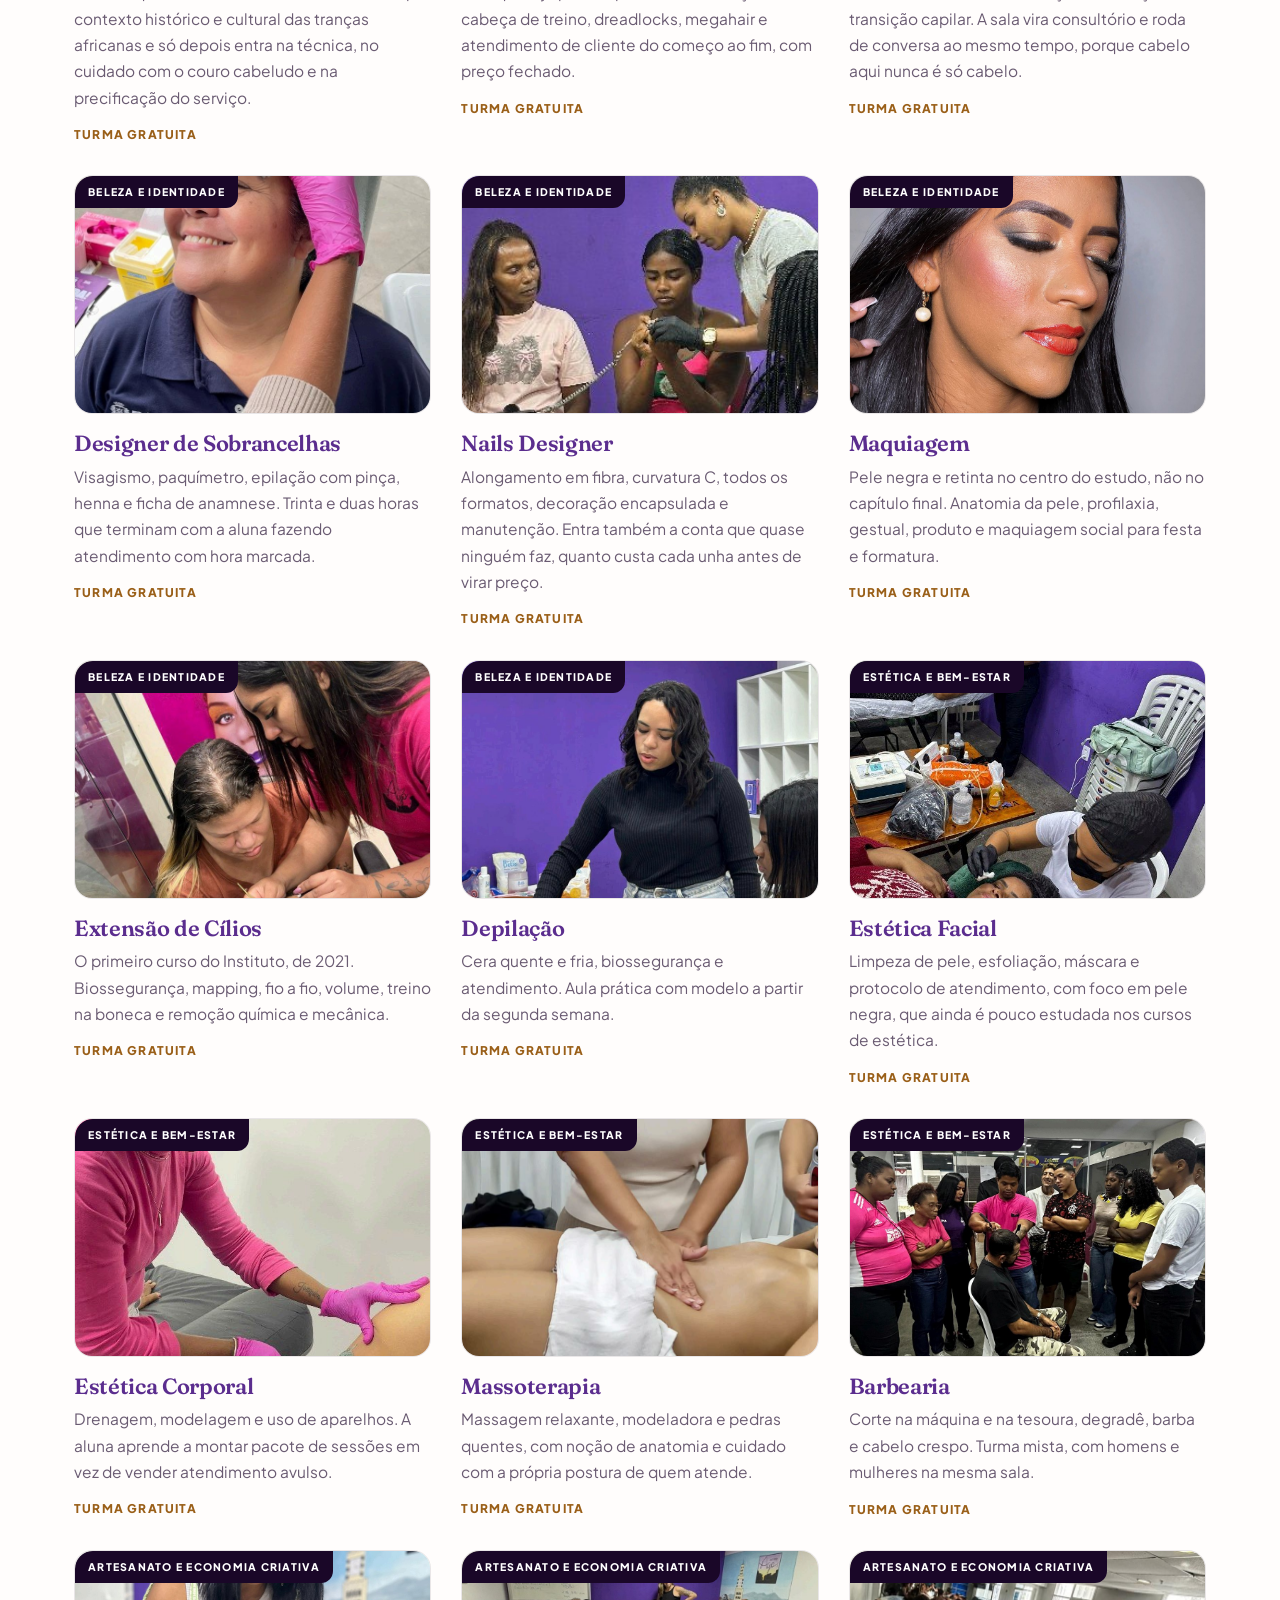
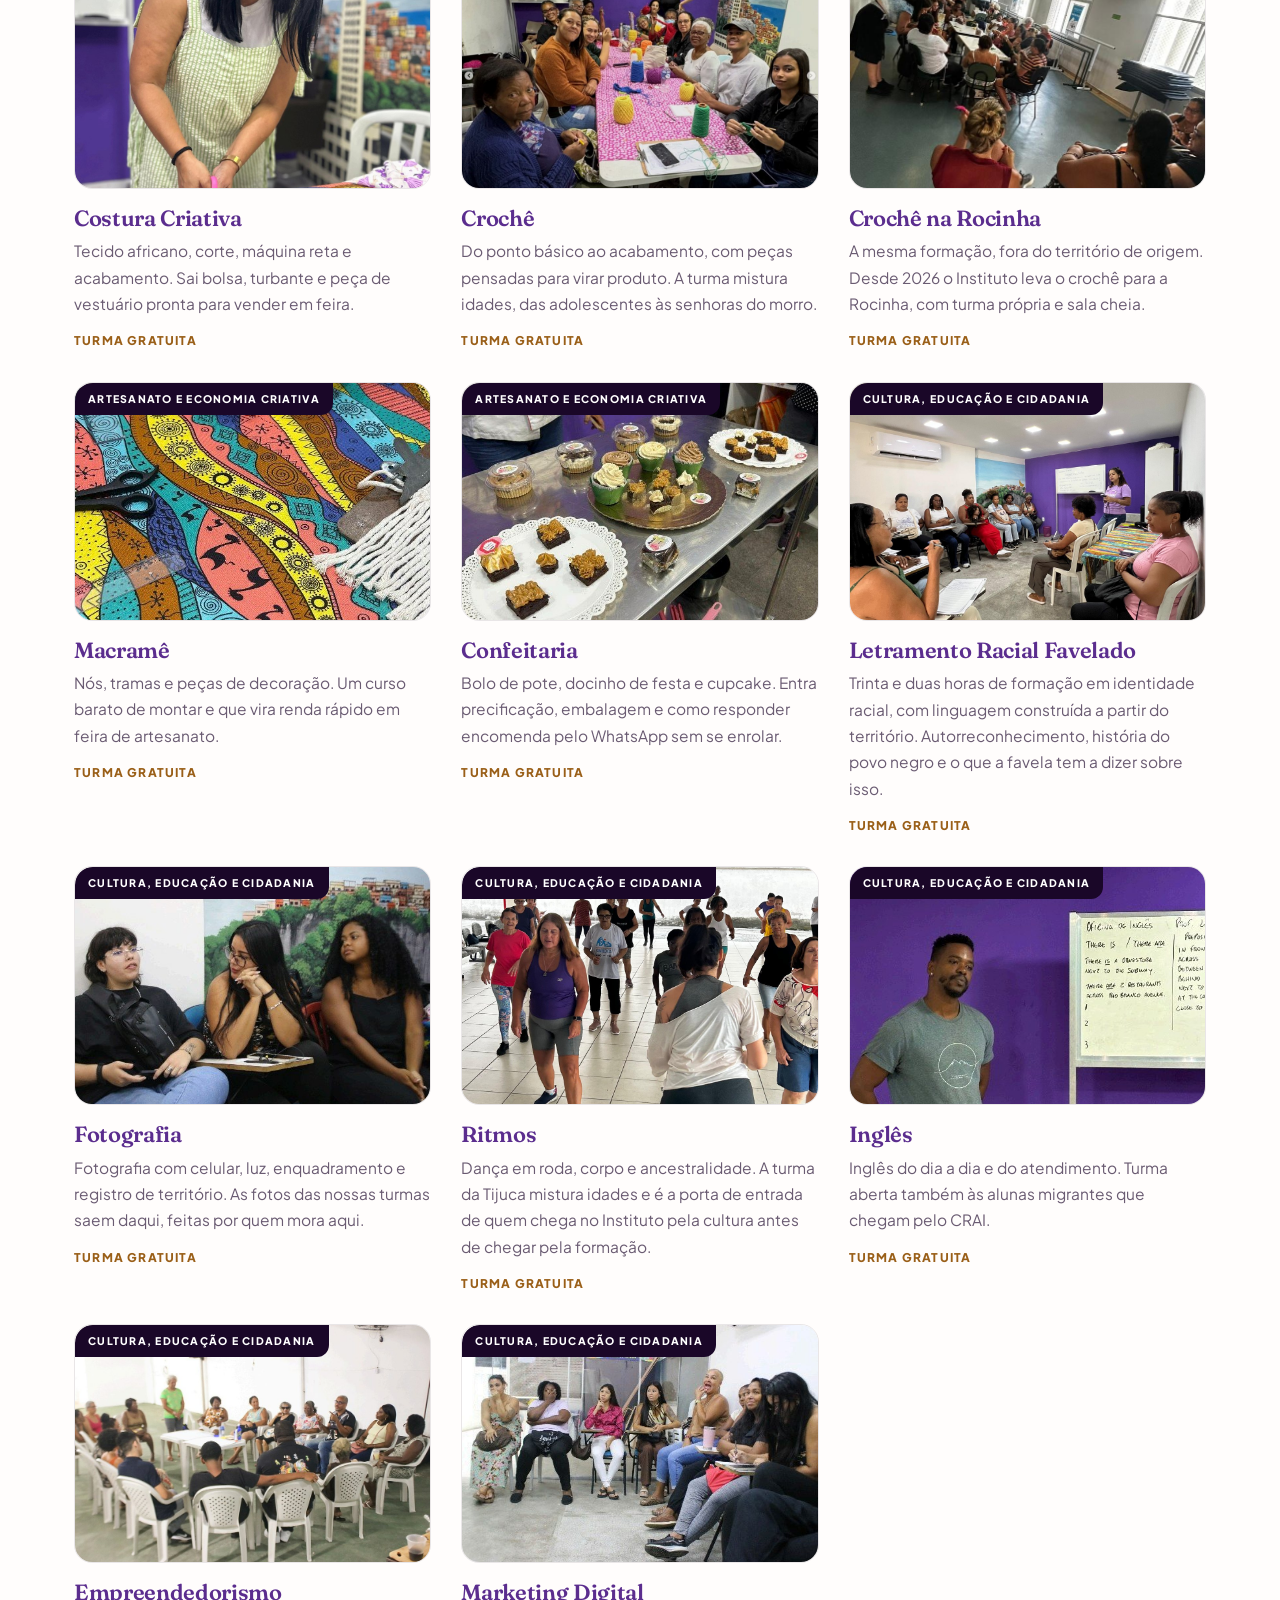
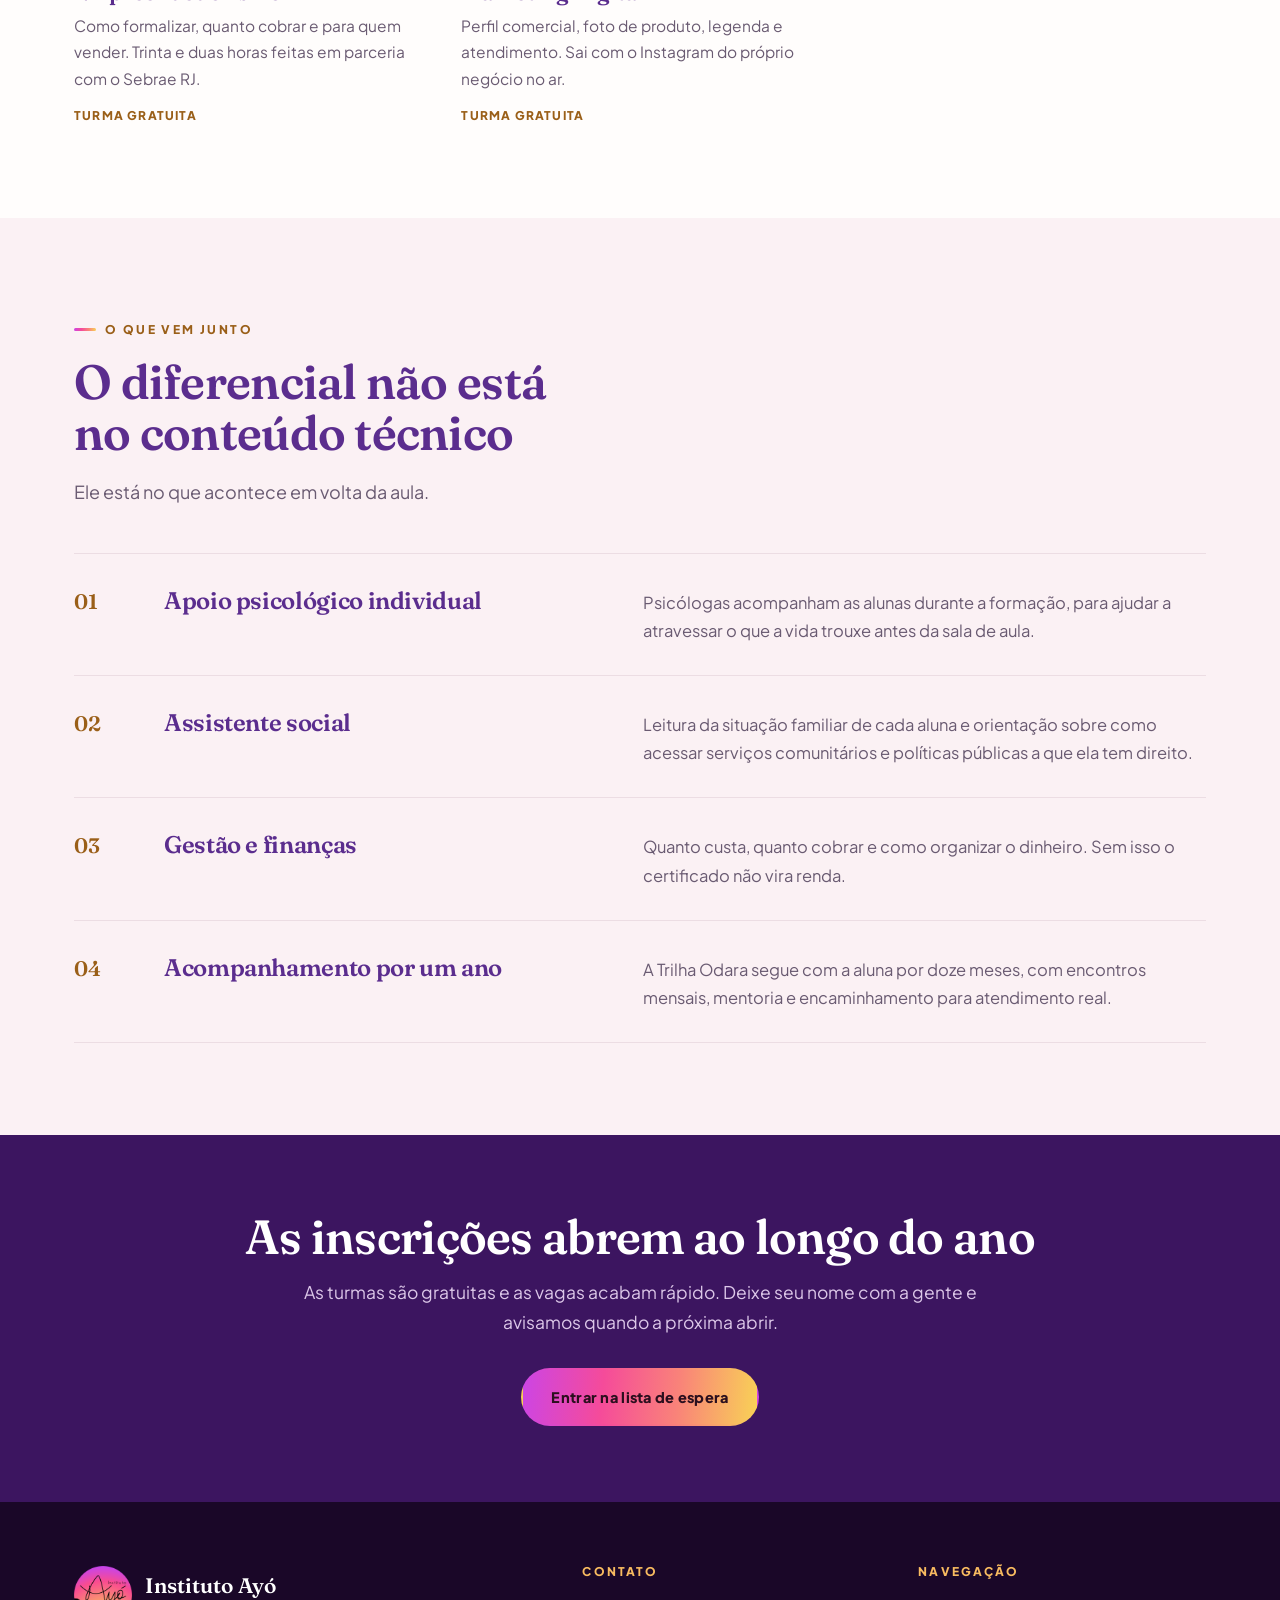
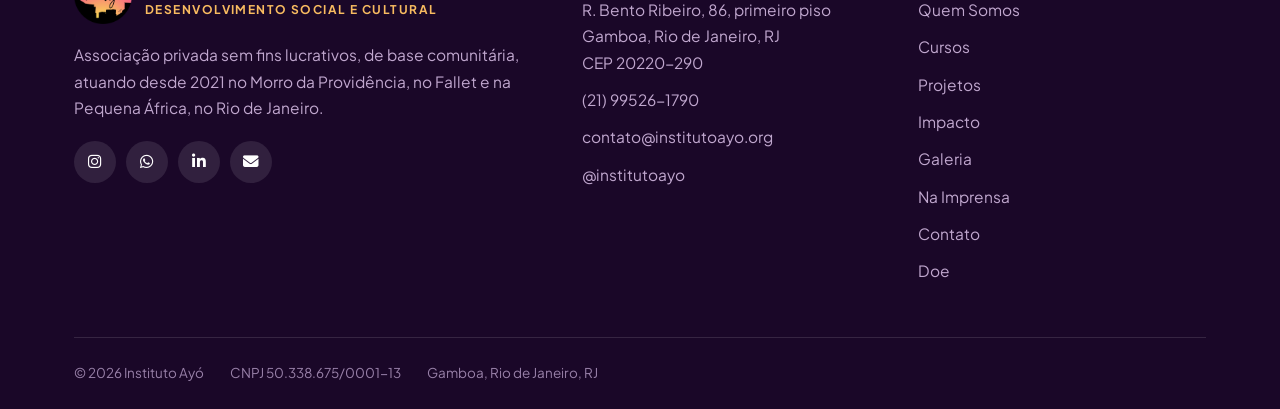
<file: cursos.html>
<!DOCTYPE html>
<html lang="pt-BR">
<head>
<meta charset="UTF-8">
<meta name="viewport" content="width=device-width, initial-scale=1.0">
<title>Cursos · Instituto Ayó</title>
<meta name="description" content="Mais de vinte cursos gratuitos do Instituto Ayó em beleza, estética, artesanato, cultura, educação e empreendedorismo, na Gamboa, na Rocinha e na Tijuca.">
<meta property="og:title" content="Cursos · Instituto Ayó">
<meta property="og:description" content="Mais de vinte cursos gratuitos do Instituto Ayó em beleza, estética, artesanato, cultura, educação e empreendedorismo, na Gamboa, na Rocinha e na Tijuca.">
<meta property="og:image" content="https://www.institutoayo.org/img/cursos/cabelos-crespos.jpg">
<meta property="og:type" content="website">
<meta property="og:locale" content="pt_BR">
<link rel="icon" type="image/png" href="img/marca/favicon.png">
<link rel="apple-touch-icon" href="img/marca/logo-ayo-180.png">
<link rel="preconnect" href="https://fonts.googleapis.com">
<link rel="preconnect" href="https://fonts.gstatic.com" crossorigin>
<link href="https://fonts.googleapis.com/css2?family=Fraunces:ital,opsz,wght@0,9..144,400..700;1,9..144,400..600&family=Plus+Jakarta+Sans:wght@400;500;600;700;800&display=swap" rel="stylesheet">
<link rel="stylesheet" href="https://cdnjs.cloudflare.com/ajax/libs/font-awesome/6.5.2/css/all.min.css">
<script>(function(){try{var t=localStorage.getItem('ayo-tema')||'claro';document.documentElement.setAttribute('data-tema',t);}catch(e){}})();</script>
<link rel="stylesheet" href="style.css?v=20260914e">
<noscript><style>.surge{opacity:1;transform:none}.sobe{opacity:1;transform:none}</style></noscript>
</head>
<body>
<header class="topo">
  <div class="env">
    <a class="marca" href="index.html">
      <img src="img/marca/logo-ayo-circulo.png" alt="" width="46" height="46">
      <b>Instituto Ayó</b>
    </a>
    <nav class="menu" id="menu">
      <a href="index.html">Início</a>
      <a href="sobre.html">Quem Somos</a>
      <a class="ativo" href="cursos.html">Cursos</a>
      <a href="projetos.html">Projetos</a>
      <a href="impacto.html">Impacto</a>
      <a href="galeria.html">Galeria</a>
      <a href="contato.html">Contato</a>
      <a class="botao botao--linha botao--pequeno" href="doe.html">Doe</a>
      <a class="botao botao--sol botao--pequeno" href="contato.html#inscricao">Quero me inscrever</a>
    </nav>
    <div class="topo-acoes">
      <button class="tema-btn" type="button" aria-label="Mudar o tema"></button>
      <button class="menu-btn" type="button" aria-label="Abrir o menu" aria-expanded="false" aria-controls="menu"><span></span></button>
    </div>
  </div>
</header>

<section class="abertura abertura--interna">
  <div class="abertura-foto">
    <img src="img/cursos/cabelos-crespos.jpg" alt="Instrutora de camiseta lilás cuida do cabelo cacheado de uma aluna durante a oficina, com o quadro branco ao fundo" fetchpriority="high">
  </div>
  <div class="env">
    <div class="abertura-texto">
      <span class="olho olho--claro sobe d1">Formação</span>
      <h1><span class="sobe d2">Mais de vinte cursos,</span> <em class="sobe d4">todos gratuitos.</em></h1>
      <div class="risco" aria-hidden="true"></div>
      <p class="chamada sobe d7">Como transformar um saber em oportunidade? Cada curso do Instituto nasce dessa pergunta.</p>
    </div>
  </div>
</section>

<section class="secao">
  <div class="env">
    <div class="cabeca surge">
      <span class="olho">Quatro eixos de formação</span>
      <h2 class="titulo-secao">Escolha por área ou busque pelo nome</h2>
      <p class="apoio">Toda turma dura dois meses e junta formação técnica, roda de conversa, apoio psicológico individual e orientação prática para o mercado. Ao fim vem o certificado e o acompanhamento da Trilha Odara, que segue por mais dez meses.</p>
    </div>
    <div class="controles surge">
      <label class="campo campo--busca">
        <i class="fas fa-magnifying-glass" aria-hidden="true"></i>
        <input type="search" id="busca-curso" placeholder="Buscar por trança, crochê, letramento" aria-label="Buscar curso">
      </label>
      <div class="campo campo--escolha">
        <label for="eixo-curso" class="olho" style="margin:0;font-size:11px">Eixo</label>
        <select id="eixo-curso" aria-label="Filtrar por eixo de formação">
          <option value="todos">Todos os eixos</option>
          <option value="Beleza e identidade">Beleza e identidade</option>
          <option value="Estética e bem-estar">Estética e bem-estar</option>
          <option value="Artesanato e economia criativa">Artesanato e economia criativa</option>
          <option value="Cultura, educação e cidadania">Cultura, educação e cidadania</option>
        </select>
      </div>
    </div>
    <p class="contagem" id="contagem-cursos">Carregando os cursos</p>
    <div class="grade-cursos" id="grade-cursos"></div>
  </div>
</section>

<section class="secao secao--alt">
  <div class="env">
    <div class="cabeca surge">
      <span class="olho">O que vem junto</span>
      <h2 class="titulo-secao">O diferencial não está no conteúdo técnico</h2>
      <p class="apoio">Ele está no que acontece em volta da aula.</p>
    </div>
    <div class="areas surge">
      <article class="area">
        <b>01</b>
        <h3>Apoio psicológico individual</h3>
        <p>Psicólogas acompanham as alunas durante a formação, para ajudar a atravessar o que a vida trouxe antes da sala de aula.</p>
      </article>
      <article class="area">
        <b>02</b>
        <h3>Assistente social</h3>
        <p>Leitura da situação familiar de cada aluna e orientação sobre como acessar serviços comunitários e políticas públicas a que ela tem direito.</p>
      </article>
      <article class="area">
        <b>03</b>
        <h3>Gestão e finanças</h3>
        <p>Quanto custa, quanto cobrar e como organizar o dinheiro. Sem isso o certificado não vira renda.</p>
      </article>
      <article class="area">
        <b>04</b>
        <h3>Acompanhamento por um ano</h3>
        <p>A Trilha Odara segue com a aluna por doze meses, com encontros mensais, mentoria e encaminhamento para atendimento real.</p>
      </article>
    </div>
  </div>
</section>

<section class="faixa-cta">
  <div class="env">
    <h2 class="titulo-secao">As inscrições abrem ao longo do ano</h2>
    <p>As turmas são gratuitas e as vagas acabam rápido. Deixe seu nome com a gente e avisamos quando a próxima abrir.</p>
    <a class="botao botao--sol" href="contato.html#inscricao">Entrar na lista de espera</a>
  </div>
</section>

<footer class="rodape">
  <div class="env">
    <div class="rodape-grade">
      <div>
        <div class="rodape-marca">
          <img src="img/marca/logo-ayo-circulo.png" alt="" width="56" height="56">
          <b>Instituto Ayó<span>Desenvolvimento social e cultural</span></b>
        </div>
        <p>Associação privada sem fins lucrativos, de base comunitária, atuando desde 2021 no Morro da Providência, no Fallet e na Pequena África, no Rio de Janeiro.</p>
        <div class="redes">
          <a href="https://www.instagram.com/institutoayo/" target="_blank" rel="noopener" aria-label="Instagram do Instituto Ayó"><i class="fab fa-instagram" aria-hidden="true"></i></a>
          <a href="https://wa.me/5521995261790" target="_blank" rel="noopener" aria-label="WhatsApp do Instituto Ayó"><i class="fab fa-whatsapp" aria-hidden="true"></i></a>
          <a href="https://www.linkedin.com/company/instituto-ayo" target="_blank" rel="noopener" aria-label="LinkedIn do Instituto Ayó"><i class="fab fa-linkedin-in" aria-hidden="true"></i></a>
          <a href="mailto:contato@institutoayo.org" aria-label="E-mail do Instituto Ayó"><i class="fas fa-envelope" aria-hidden="true"></i></a>
        </div>
      </div>
      <div>
        <h4>Contato</h4>
        <ul>
          <li>R. Bento Ribeiro, 86, primeiro piso<br>Gamboa, Rio de Janeiro, RJ<br>CEP 20220-290</li>
          <li><a href="https://wa.me/5521995261790" target="_blank" rel="noopener">(21) 99526-1790</a></li>
          <li><a href="mailto:contato@institutoayo.org">contato@institutoayo.org</a></li>
          <li><a href="https://www.instagram.com/institutoayo/" target="_blank" rel="noopener">@institutoayo</a></li>
        </ul>
      </div>
      <div>
        <h4>Navegação</h4>
        <ul>
          <li><a href="sobre.html">Quem Somos</a></li>
          <li><a href="cursos.html">Cursos</a></li>
          <li><a href="projetos.html">Projetos</a></li>
          <li><a href="impacto.html">Impacto</a></li>
          <li><a href="galeria.html">Galeria</a></li>
          <li><a href="imprensa.html">Na Imprensa</a></li>
          <li><a href="contato.html">Contato</a></li>
          <li><a href="doe.html">Doe</a></li>
        </ul>
      </div>
    </div>
    <div class="rodape-base">
      <span>&copy; <span class="ano-atual">2026</span> Instituto Ayó</span>
      <span>CNPJ 50.338.675/0001-13</span>
      <span>Gamboa, Rio de Janeiro, RJ</span>
    </div>
  </div>
</footer>

<div class="lightbox" role="dialog" aria-modal="true" aria-label="Foto ampliada">
  <button class="lightbox-fechar" type="button" aria-label="Fechar">&times;</button>
  <figure><img alt=""><figcaption></figcaption></figure>
</div>

<script src="dados.js?v=20260914e"></script>
<script src="script.js?v=20260914e"></script>
</body>
</html>
</file>
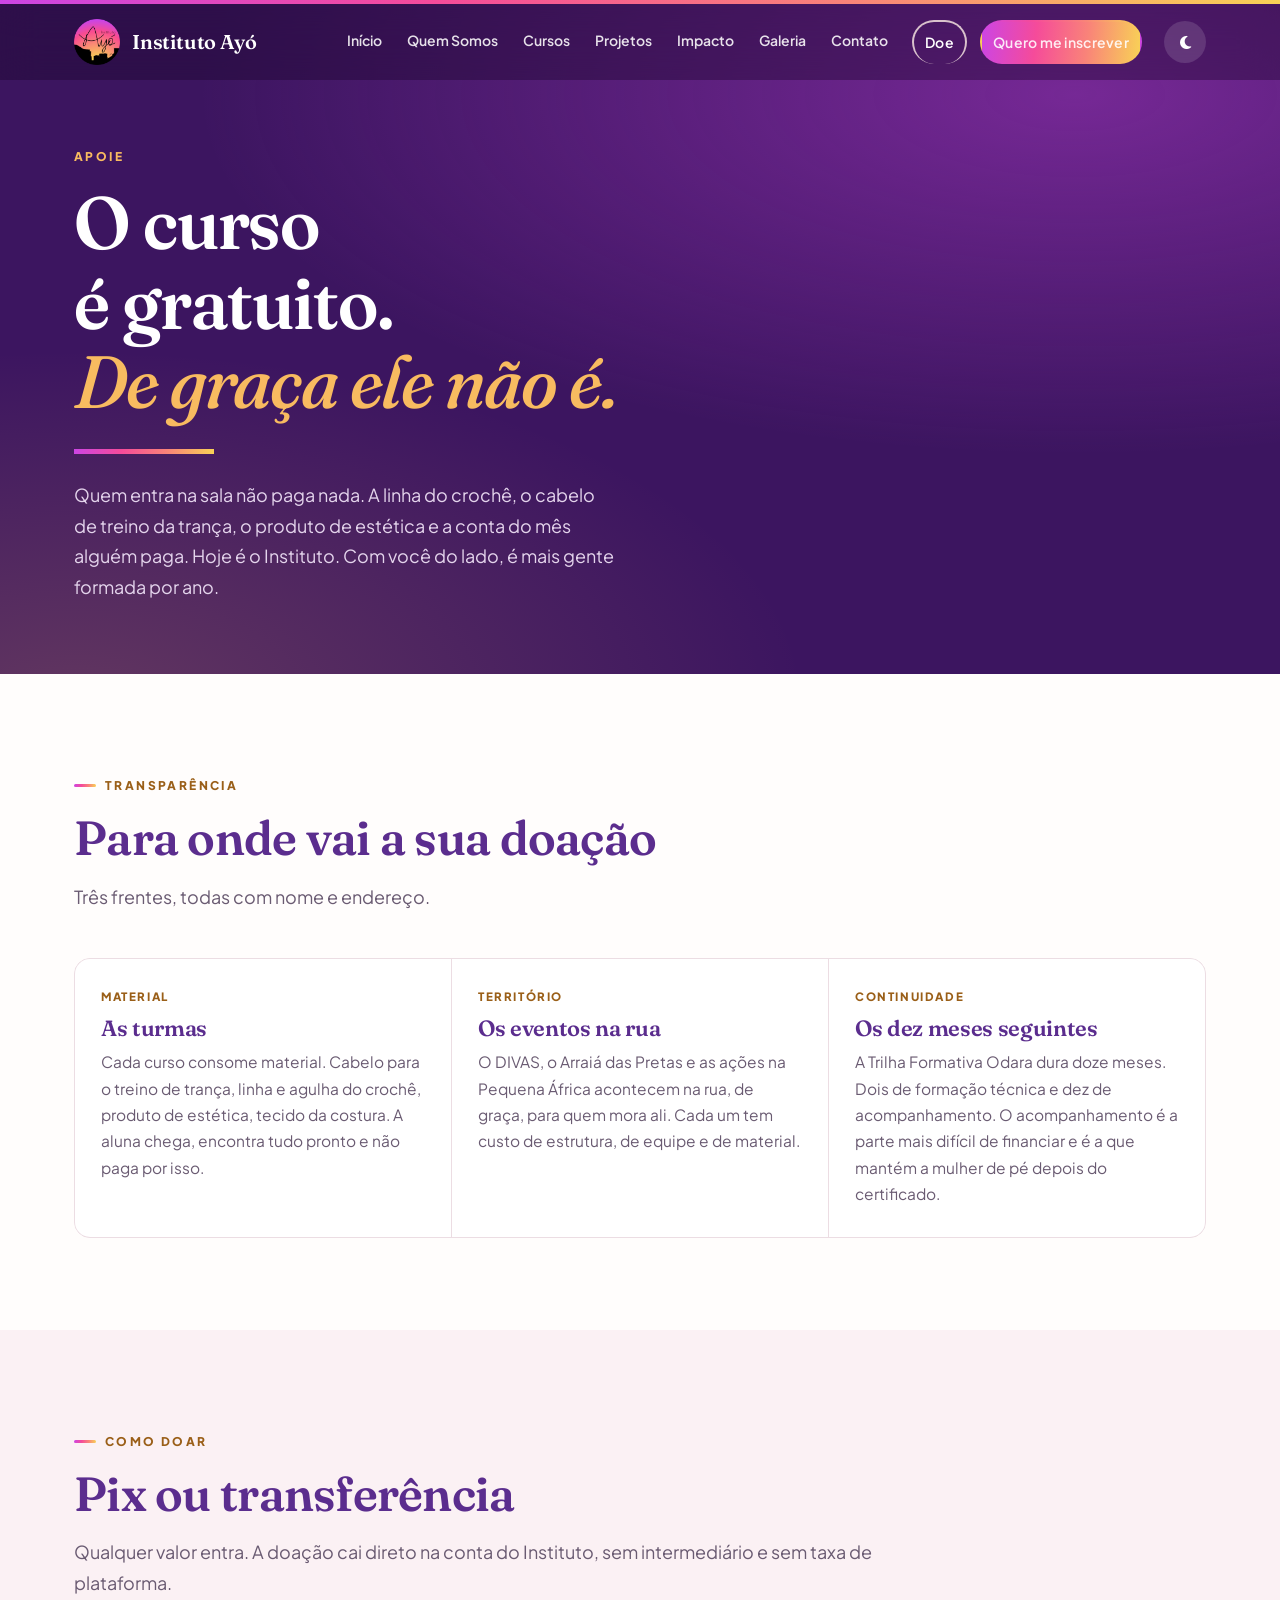
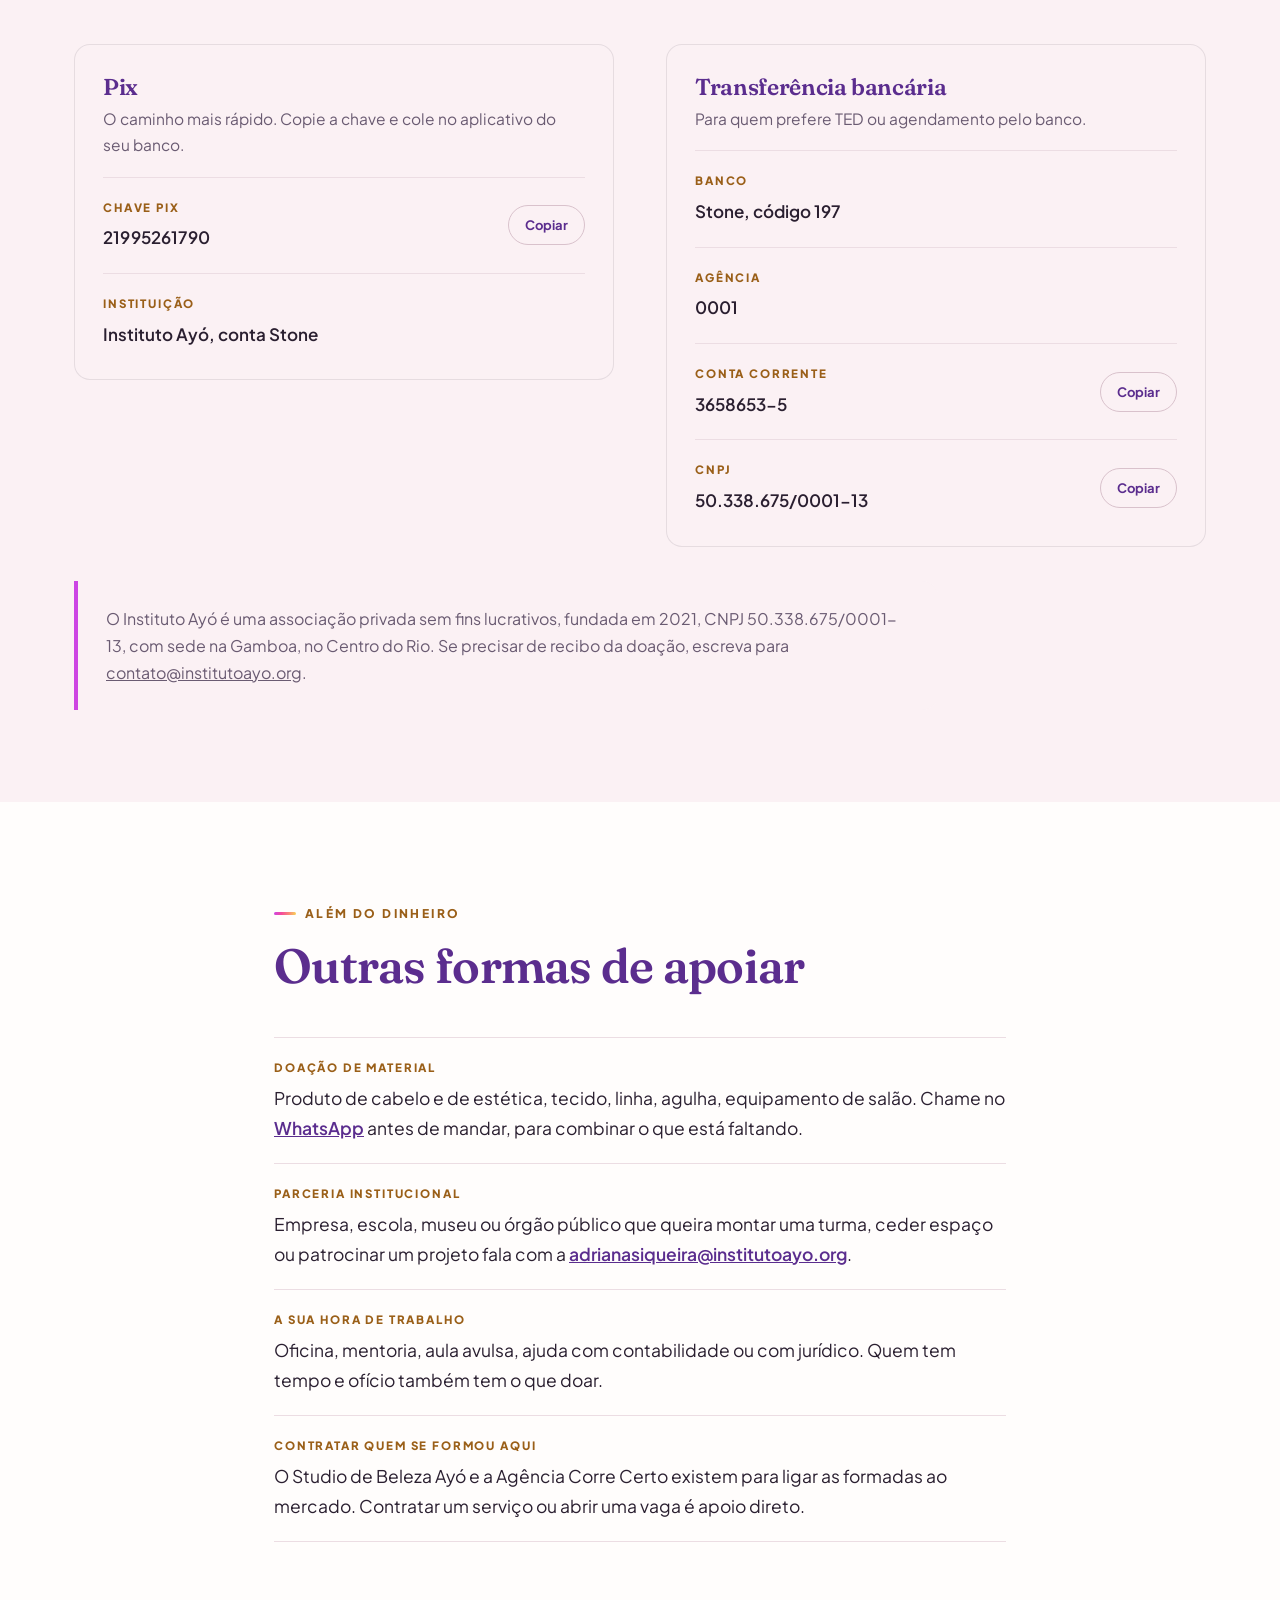
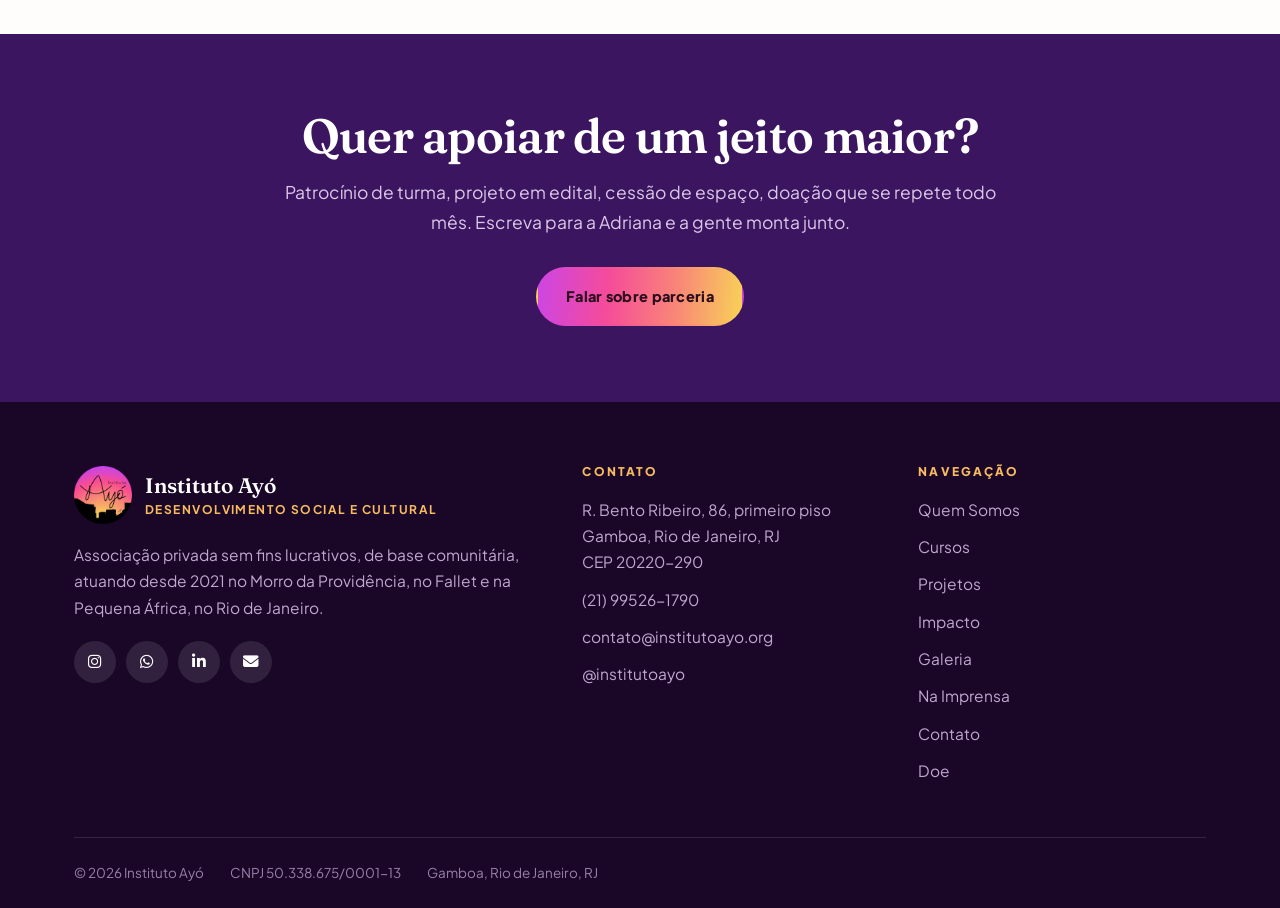
<file: doe.html>
<!DOCTYPE html>
<html lang="pt-BR">
<head>
<meta charset="UTF-8">
<meta name="viewport" content="width=device-width, initial-scale=1.0">
<title>Instituto Ayó</title>
<meta name="description" content="Doe para o Instituto Ayó. Os cursos são gratuitos para quem faz e a doação paga o material das turmas, os eventos na rua e o acompanhamento das mulheres formadas no Morro da Providência, na Gamboa e na Pequena África. Pix, transferência e parceria institucional.">
<meta property="og:title" content="Contato · Instituto Ayó">
<meta property="og:description" content="Doe para o Instituto Ayó. Os cursos são gratuitos para quem faz e a doação paga o material das turmas, os eventos na rua e o acompanhamento das mulheres formadas no Morro da Providência, na Gamboa e na Pequena África. Pix, transferência e parceria institucional.">
<meta property="og:image" content="https://www.institutoayo.org/img/institucional/sala-roda.jpg">
<meta property="og:type" content="website">
<meta property="og:locale" content="pt_BR">
<link rel="icon" type="image/png" href="img/marca/favicon.png">
<link rel="apple-touch-icon" href="img/marca/logo-ayo-180.png">
<link rel="preconnect" href="https://fonts.googleapis.com">
<link rel="preconnect" href="https://fonts.gstatic.com" crossorigin>
<link href="https://fonts.googleapis.com/css2?family=Fraunces:ital,opsz,wght@0,9..144,400..700;1,9..144,400..600&family=Plus+Jakarta+Sans:wght@400;500;600;700;800&display=swap" rel="stylesheet">
<link rel="stylesheet" href="https://cdnjs.cloudflare.com/ajax/libs/font-awesome/6.5.2/css/all.min.css">
<script>(function(){try{var t=localStorage.getItem('ayo-tema')||'claro';document.documentElement.setAttribute('data-tema',t);}catch(e){}})();</script>
<link rel="stylesheet" href="style.css?v=20260914e">
<noscript><style>.surge{opacity:1;transform:none}.sobe{opacity:1;transform:none}</style></noscript>
</head>
<body>
<header class="topo">
  <div class="env">
    <a class="marca" href="index.html">
      <img src="img/marca/logo-ayo-circulo.png" alt="" width="46" height="46">
      <b>Instituto Ayó</b>
    </a>
    <nav class="menu" id="menu">
      <a href="index.html">Início</a>
      <a href="sobre.html">Quem Somos</a>
      <a href="cursos.html">Cursos</a>
      <a href="projetos.html">Projetos</a>
      <a href="impacto.html">Impacto</a>
      <a href="galeria.html">Galeria</a>
      <a href="contato.html">Contato</a>
      <a class="botao botao--linha botao--pequeno ativo" href="doe.html">Doe</a>
      <a class="botao botao--sol botao--pequeno" href="contato.html#inscricao">Quero me inscrever</a>
    </nav>
    <div class="topo-acoes">
      <button class="tema-btn" type="button" aria-label="Mudar o tema"></button>
      <button class="menu-btn" type="button" aria-label="Abrir o menu" aria-expanded="false" aria-controls="menu"><span></span></button>
    </div>
  </div>
</header>
<section class="abertura abertura--marca">
  <div class="env">
    <div class="abertura-texto">
      <span class="olho olho--claro sobe d1">Apoie</span>
      <h1><span class="sobe d2">O curso é gratuito.</span> <em class="sobe d4">De graça ele não é.</em></h1>
      <div class="risco" aria-hidden="true"></div>
      <p class="chamada sobe d7">Quem entra na sala não paga nada. A linha do crochê, o cabelo de treino da trança, o produto de estética e a conta do mês alguém paga. Hoje é o Instituto. Com você do lado, é mais gente formada por ano.</p>
    </div>
  </div>
</section>

<section class="secao">
  <div class="env">
    <div class="cabeca surge">
      <span class="olho">Transparência</span>
      <h2 class="titulo-secao">Para onde vai a sua doação</h2>
      <p class="apoio">Três frentes, todas com nome e endereço.</p>
    </div>
    <div class="trilha surge">
      <div class="fase">
        <span class="quando">Material</span>
        <h3>As turmas</h3>
        <p>Cada curso consome material. Cabelo para o treino de trança, linha e agulha do crochê, produto de estética, tecido da costura. A aluna chega, encontra tudo pronto e não paga por isso.</p>
      </div>
      <div class="fase">
        <span class="quando">Território</span>
        <h3>Os eventos na rua</h3>
        <p>O DIVAS, o Arraiá das Pretas e as ações na Pequena África acontecem na rua, de graça, para quem mora ali. Cada um tem custo de estrutura, de equipe e de material.</p>
      </div>
      <div class="fase">
        <span class="quando">Continuidade</span>
        <h3>Os dez meses seguintes</h3>
        <p>A Trilha Formativa Odara dura doze meses. Dois de formação técnica e dez de acompanhamento. O acompanhamento é a parte mais difícil de financiar e é a que mantém a mulher de pé depois do certificado.</p>
      </div>
    </div>
  </div>
</section>

<section class="secao secao--alt">
  <div class="env">
    <div class="cabeca surge">
      <span class="olho">Como doar</span>
      <h2 class="titulo-secao">Pix ou transferência</h2>
      <p class="apoio">Qualquer valor entra. A doação cai direto na conta do Instituto, sem intermediário e sem taxa de plataforma.</p>
    </div>
    <div class="doe-grade surge">
      <div class="cartao-doar">
        <h3>Pix</h3>
        <p>O caminho mais rápido. Copie a chave e cole no aplicativo do seu banco.</p>
        <ul class="contato-lista">
          <li>
            <div><b>Chave Pix</b><span class="pix-chave" id="pix-chave">21995261790</span></div>
            <button class="copiar" type="button" data-copiar="#pix-chave">Copiar</button>
          </li>
          <li>
            <div><b>Instituição</b><span>Instituto Ayó, conta Stone</span></div>
          </li>
        </ul>
      </div>
      <div class="cartao-doar">
        <h3>Transferência bancária</h3>
        <p>Para quem prefere TED ou agendamento pelo banco.</p>
        <ul class="contato-lista">
          <li><div><b>Banco</b><span>Stone, código 197</span></div></li>
          <li><div><b>Agência</b><span id="doe-agencia">0001</span></div></li>
          <li><div><b>Conta corrente</b><span id="doe-conta">3658653-5</span></div>
            <button class="copiar" type="button" data-copiar="#doe-conta">Copiar</button></li>
          <li><div><b>CNPJ</b><span id="doe-cnpj">50.338.675/0001-13</span></div>
            <button class="copiar" type="button" data-copiar="#doe-cnpj">Copiar</button></li>
        </ul>
      </div>
    </div>
    <div class="aviso surge" style="margin-top:34px">
      <p>O Instituto Ayó é uma associação privada sem fins lucrativos, fundada em 2021, CNPJ 50.338.675/0001-13, com sede na Gamboa, no Centro do Rio. Se precisar de recibo da doação, escreva para <a href="mailto:contato@institutoayo.org">contato@institutoayo.org</a>.</p>
    </div>
  </div>
</section>

<section class="secao">
  <div class="env env--estreito">
    <div class="cabeca surge">
      <span class="olho">Além do dinheiro</span>
      <h2 class="titulo-secao">Outras formas de apoiar</h2>
    </div>
    <ul class="contato-lista surge">
      <li><b>Doação de material</b>Produto de cabelo e de estética, tecido, linha, agulha, equipamento de salão. Chame no <a href="https://wa.me/5521995261790" target="_blank" rel="noopener">WhatsApp</a> antes de mandar, para combinar o que está faltando.</li>
      <li><b>Parceria institucional</b>Empresa, escola, museu ou órgão público que queira montar uma turma, ceder espaço ou patrocinar um projeto fala com a <a href="mailto:adrianasiqueira@institutoayo.org">adrianasiqueira@institutoayo.org</a>.</li>
      <li><b>A sua hora de trabalho</b>Oficina, mentoria, aula avulsa, ajuda com contabilidade ou com jurídico. Quem tem tempo e ofício também tem o que doar.</li>
      <li><b>Contratar quem se formou aqui</b>O Studio de Beleza Ayó e a Agência Corre Certo existem para ligar as formadas ao mercado. Contratar um serviço ou abrir uma vaga é apoio direto.</li>
    </ul>
  </div>
</section>

<section class="faixa-cta">
  <div class="env">
    <h2 class="titulo-secao">Quer apoiar de um jeito maior?</h2>
    <p>Patrocínio de turma, projeto em edital, cessão de espaço, doação que se repete todo mês. Escreva para a Adriana e a gente monta junto.</p>
    <a class="botao botao--sol" href="mailto:adrianasiqueira@institutoayo.org">Falar sobre parceria</a>
  </div>
</section>

<footer class="rodape">
  <div class="env">
    <div class="rodape-grade">
      <div>
        <div class="rodape-marca">
          <img src="img/marca/logo-ayo-circulo.png" alt="" width="56" height="56">
          <b>Instituto Ayó<span>Desenvolvimento social e cultural</span></b>
        </div>
        <p>Associação privada sem fins lucrativos, de base comunitária, atuando desde 2021 no Morro da Providência, no Fallet e na Pequena África, no Rio de Janeiro.</p>
        <div class="redes">
          <a href="https://www.instagram.com/institutoayo/" target="_blank" rel="noopener" aria-label="Instagram do Instituto Ayó"><i class="fab fa-instagram" aria-hidden="true"></i></a>
          <a href="https://wa.me/5521995261790" target="_blank" rel="noopener" aria-label="WhatsApp do Instituto Ayó"><i class="fab fa-whatsapp" aria-hidden="true"></i></a>
          <a href="https://www.linkedin.com/company/instituto-ayo" target="_blank" rel="noopener" aria-label="LinkedIn do Instituto Ayó"><i class="fab fa-linkedin-in" aria-hidden="true"></i></a>
          <a href="mailto:contato@institutoayo.org" aria-label="E-mail do Instituto Ayó"><i class="fas fa-envelope" aria-hidden="true"></i></a>
        </div>
      </div>
      <div>
        <h4>Contato</h4>
        <ul>
          <li>R. Bento Ribeiro, 86, primeiro piso<br>Gamboa, Rio de Janeiro, RJ<br>CEP 20220-290</li>
          <li><a href="https://wa.me/5521995261790" target="_blank" rel="noopener">(21) 99526-1790</a></li>
          <li><a href="mailto:contato@institutoayo.org">contato@institutoayo.org</a></li>
          <li><a href="https://www.instagram.com/institutoayo/" target="_blank" rel="noopener">@institutoayo</a></li>
        </ul>
      </div>
      <div>
        <h4>Navegação</h4>
        <ul>
          <li><a href="sobre.html">Quem Somos</a></li>
          <li><a href="cursos.html">Cursos</a></li>
          <li><a href="projetos.html">Projetos</a></li>
          <li><a href="impacto.html">Impacto</a></li>
          <li><a href="galeria.html">Galeria</a></li>
          <li><a href="imprensa.html">Na Imprensa</a></li>
          <li><a href="contato.html">Contato</a></li>
          <li><a href="doe.html">Doe</a></li>
        </ul>
      </div>
    </div>
    <div class="rodape-base">
      <span>&copy; <span class="ano-atual">2026</span> Instituto Ayó</span>
      <span>CNPJ 50.338.675/0001-13</span>
      <span>Gamboa, Rio de Janeiro, RJ</span>
    </div>
  </div>
</footer>

<div class="lightbox" role="dialog" aria-modal="true" aria-label="Foto ampliada">
  <button class="lightbox-fechar" type="button" aria-label="Fechar">&times;</button>
  <figure><img alt=""><figcaption></figcaption></figure>
</div>

<script src="dados.js?v=20260914e"></script>
<script src="script.js?v=20260914e"></script>
</body>
</html>
</file>
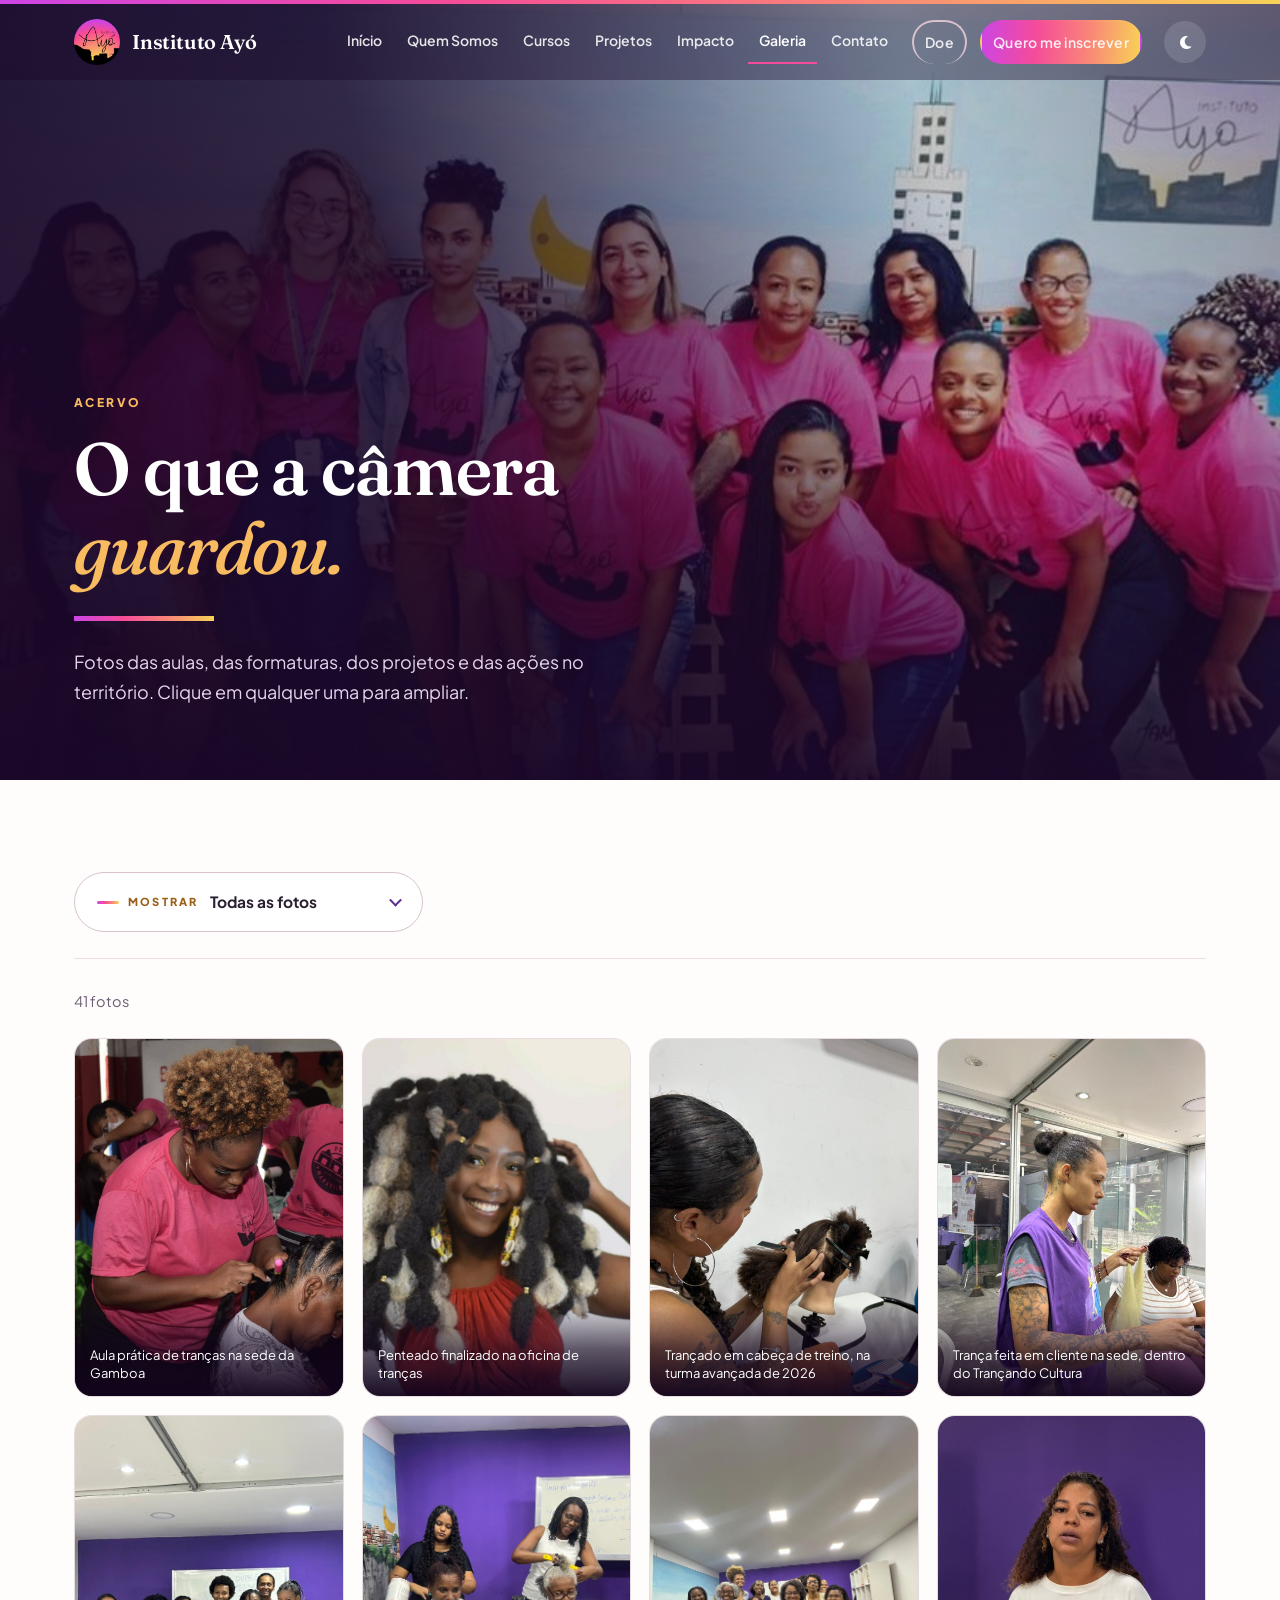
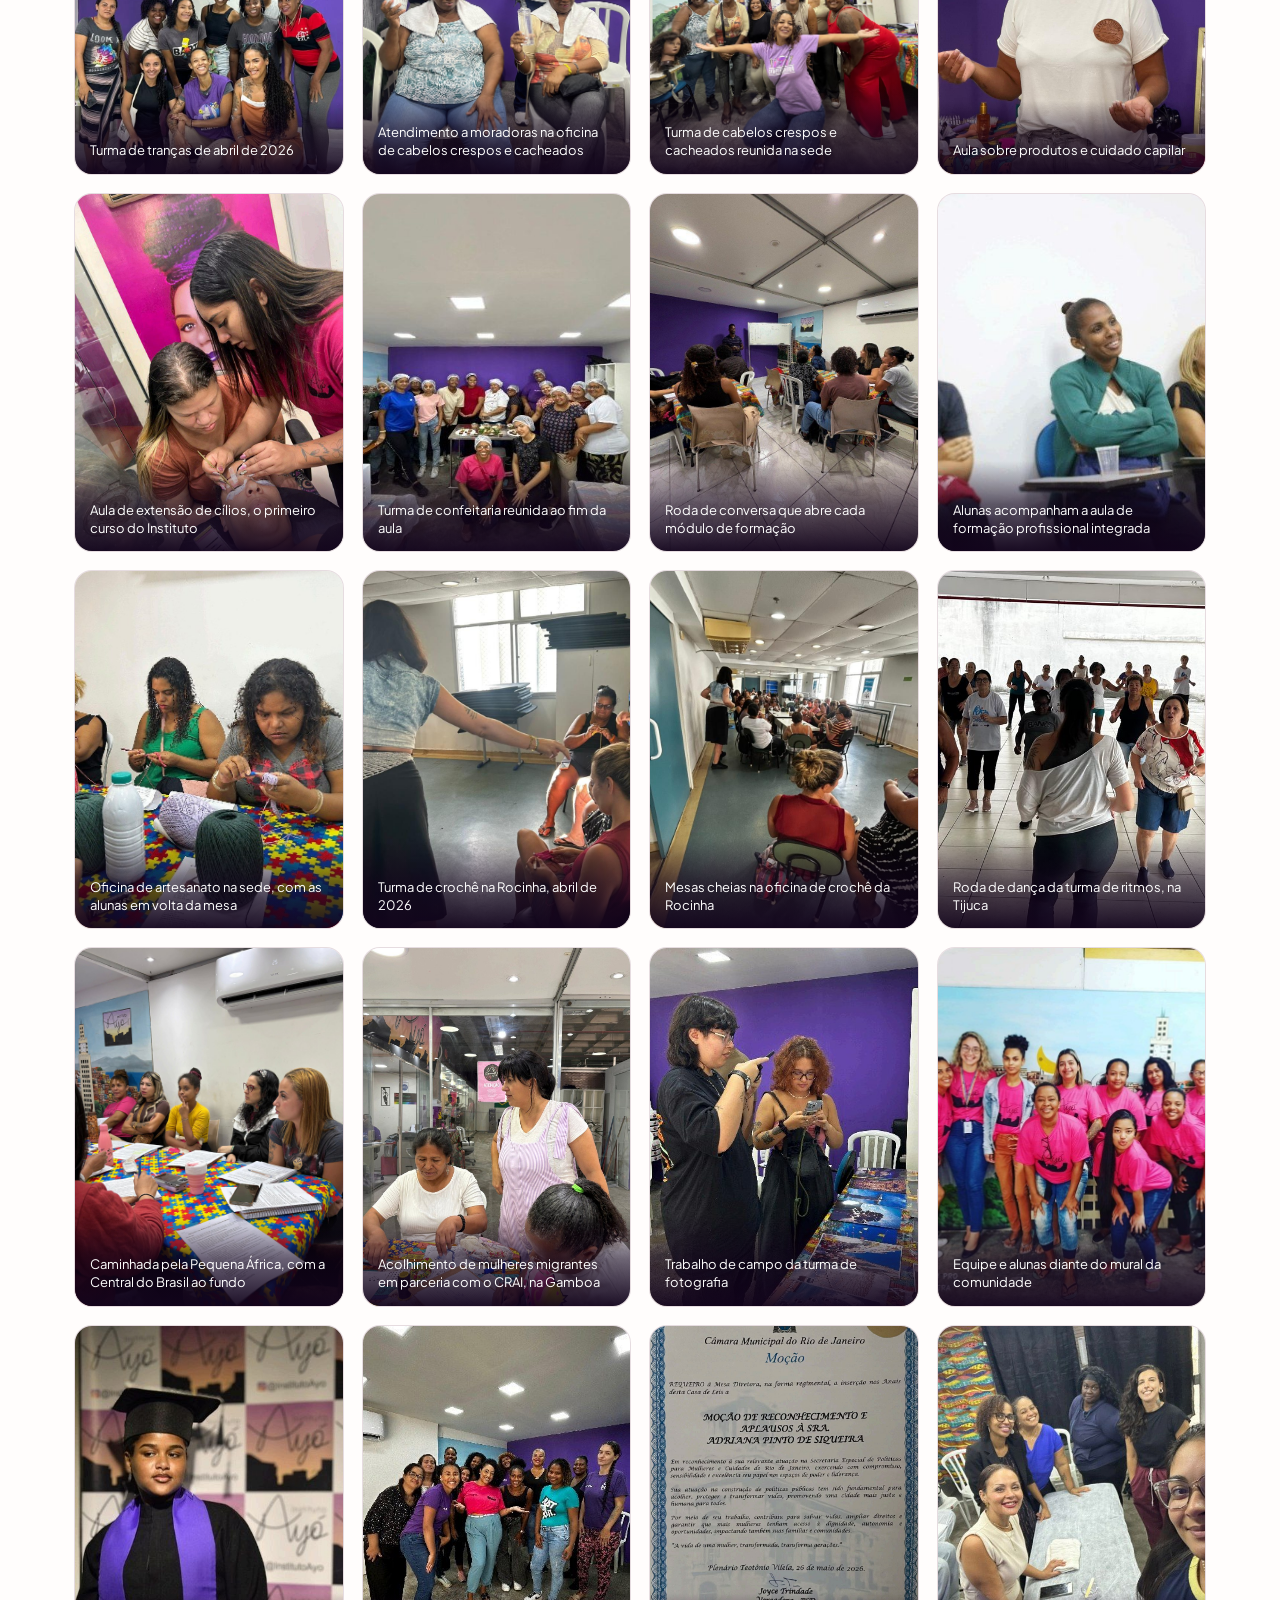
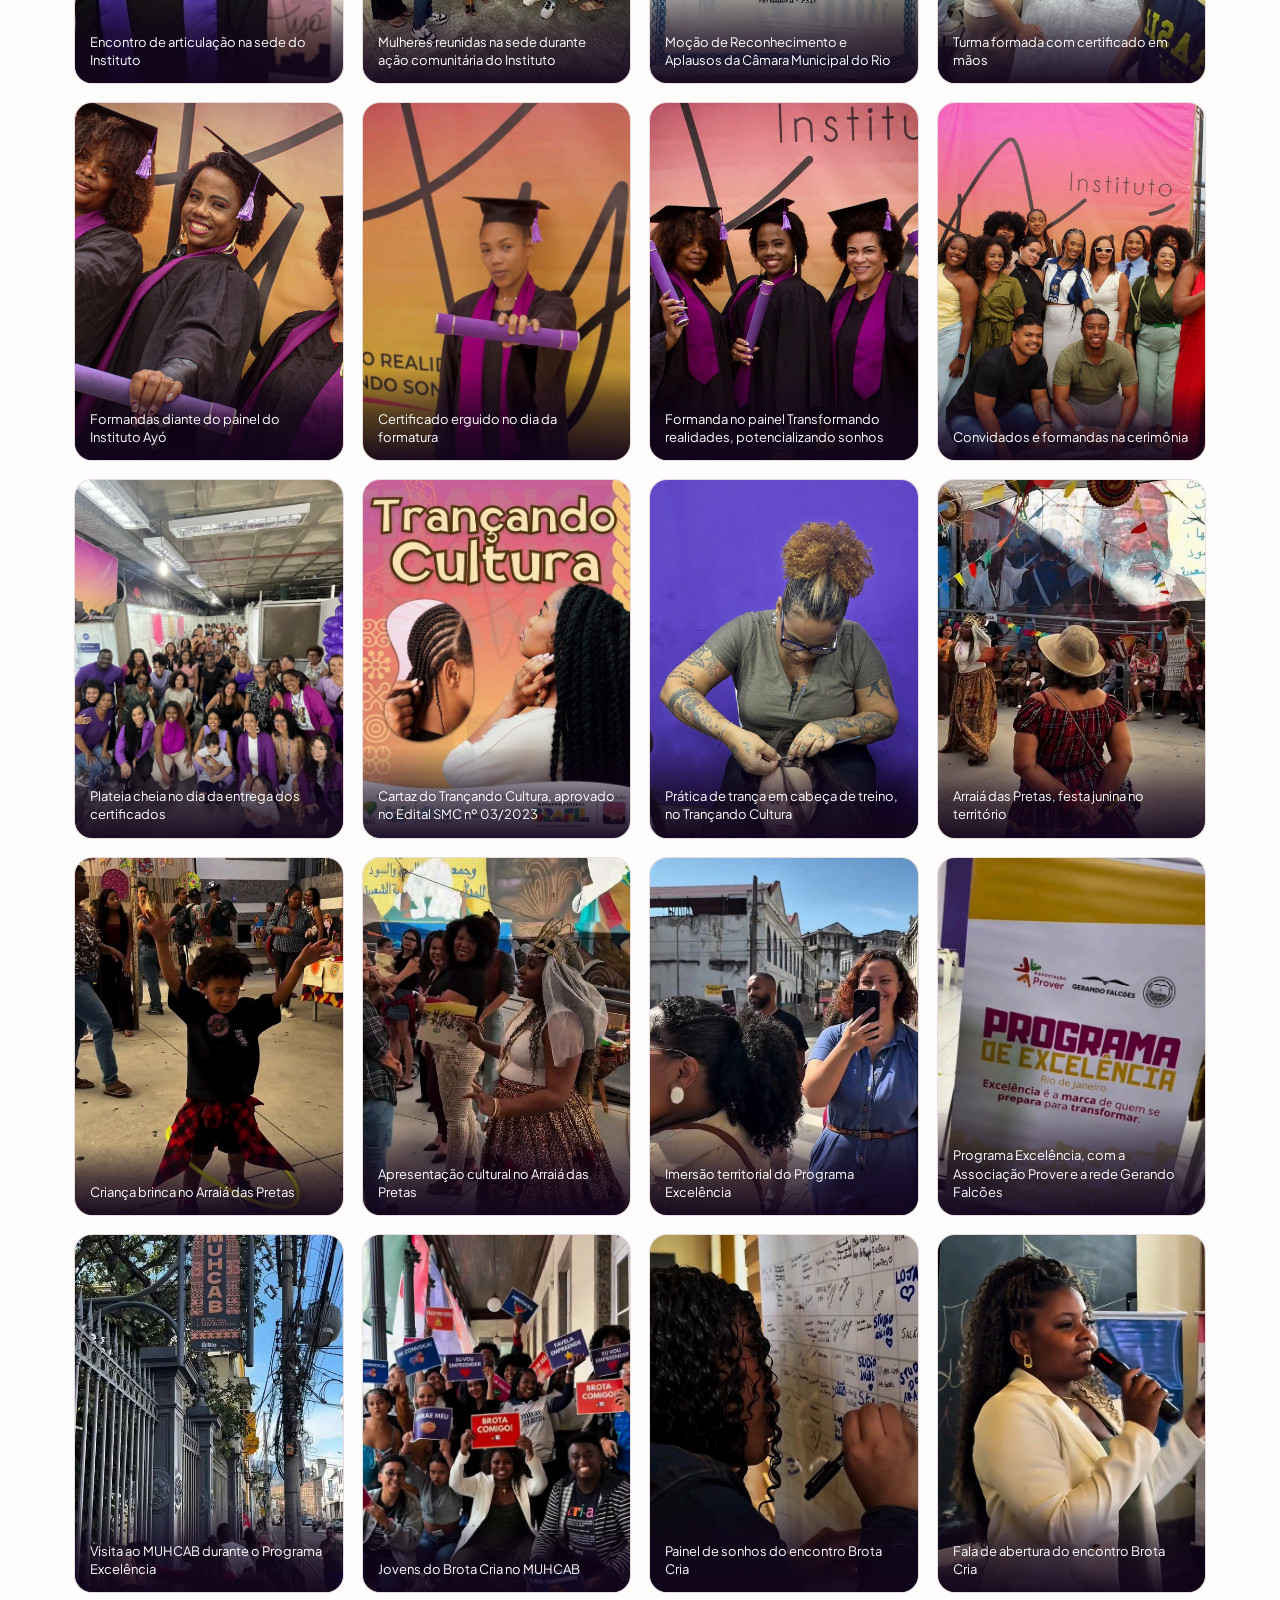
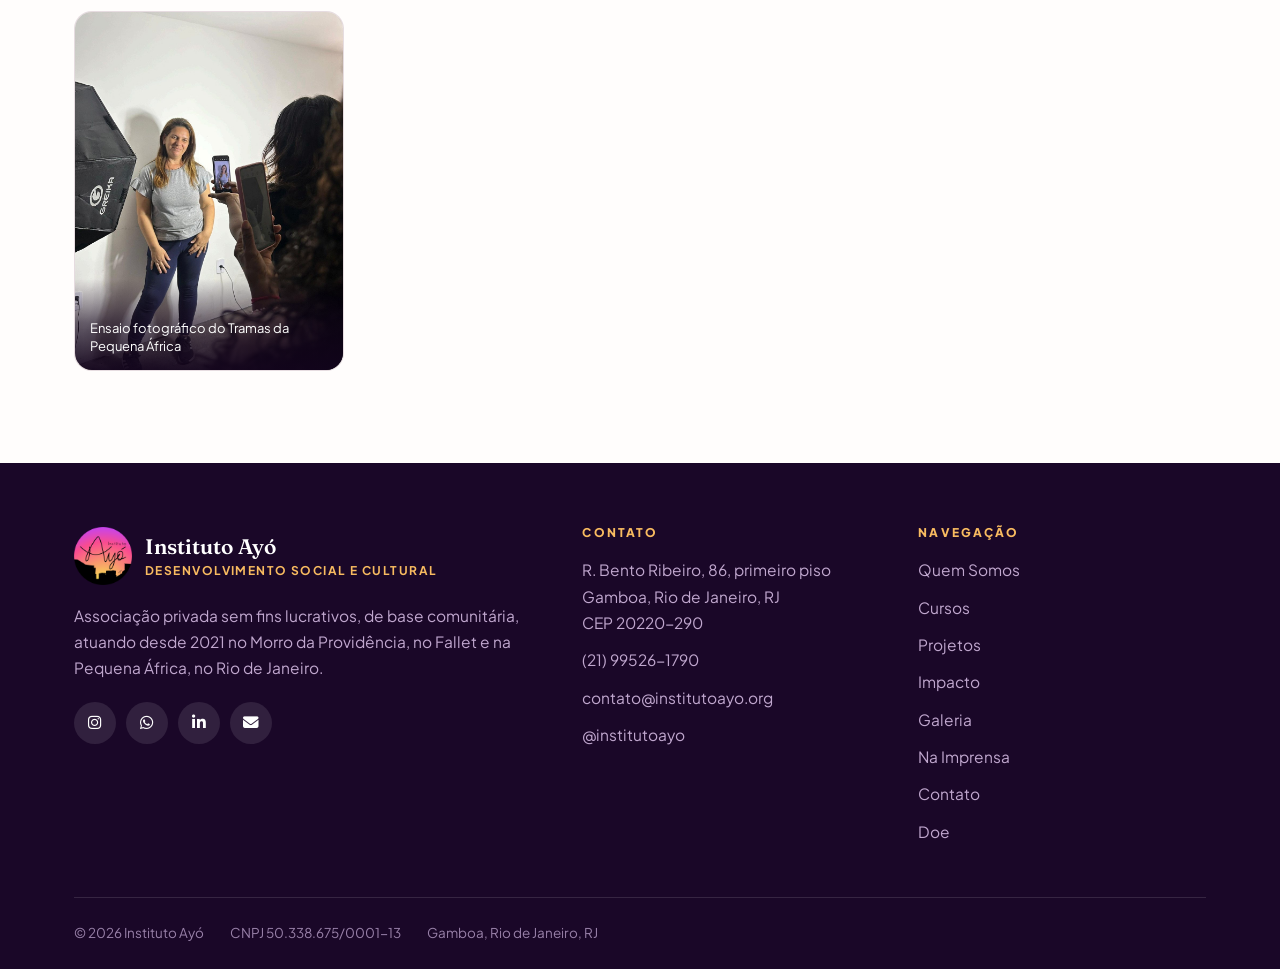
<file: galeria.html>
<!DOCTYPE html>
<html lang="pt-BR">
<head>
<meta charset="UTF-8">
<meta name="viewport" content="width=device-width, initial-scale=1.0">
<title>Galeria · Instituto Ayó</title>
<meta name="description" content="O acervo de fotos do Instituto Ayó: aulas, formaturas, projetos e ações no território da Pequena África, da Rocinha e da Tijuca.">
<meta property="og:title" content="Galeria · Instituto Ayó">
<meta property="og:description" content="O acervo de fotos do Instituto Ayó: aulas, formaturas, projetos e ações no território da Pequena África, da Rocinha e da Tijuca.">
<meta property="og:image" content="https://www.institutoayo.org/img/institucional/turma-camisetas.jpg">
<meta property="og:type" content="website">
<meta property="og:locale" content="pt_BR">
<link rel="icon" type="image/png" href="img/marca/favicon.png">
<link rel="apple-touch-icon" href="img/marca/logo-ayo-180.png">
<link rel="preconnect" href="https://fonts.googleapis.com">
<link rel="preconnect" href="https://fonts.gstatic.com" crossorigin>
<link href="https://fonts.googleapis.com/css2?family=Fraunces:ital,opsz,wght@0,9..144,400..700;1,9..144,400..600&family=Plus+Jakarta+Sans:wght@400;500;600;700;800&display=swap" rel="stylesheet">
<link rel="stylesheet" href="https://cdnjs.cloudflare.com/ajax/libs/font-awesome/6.5.2/css/all.min.css">
<script>(function(){try{var t=localStorage.getItem('ayo-tema')||'claro';document.documentElement.setAttribute('data-tema',t);}catch(e){}})();</script>
<link rel="stylesheet" href="style.css?v=20260914e">
<noscript><style>.surge{opacity:1;transform:none}.sobe{opacity:1;transform:none}</style></noscript>
</head>
<body>
<header class="topo">
  <div class="env">
    <a class="marca" href="index.html">
      <img src="img/marca/logo-ayo-circulo.png" alt="" width="46" height="46">
      <b>Instituto Ayó</b>
    </a>
    <nav class="menu" id="menu">
      <a href="index.html">Início</a>
      <a href="sobre.html">Quem Somos</a>
      <a href="cursos.html">Cursos</a>
      <a href="projetos.html">Projetos</a>
      <a href="impacto.html">Impacto</a>
      <a class="ativo" href="galeria.html">Galeria</a>
      <a href="contato.html">Contato</a>
      <a class="botao botao--linha botao--pequeno" href="doe.html">Doe</a>
      <a class="botao botao--sol botao--pequeno" href="contato.html#inscricao">Quero me inscrever</a>
    </nav>
    <div class="topo-acoes">
      <button class="tema-btn" type="button" aria-label="Mudar o tema"></button>
      <button class="menu-btn" type="button" aria-label="Abrir o menu" aria-expanded="false" aria-controls="menu"><span></span></button>
    </div>
  </div>
</header>

<section class="abertura abertura--interna">
  <div class="abertura-foto">
    <img src="img/institucional/turma-camisetas.jpg" alt="Equipe e alunas do Instituto Ayó posam de camiseta rosa diante do mural pintado com a paisagem do Rio de Janeiro" fetchpriority="high">
  </div>
  <div class="env">
    <div class="abertura-texto">
      <span class="olho olho--claro sobe d1">Acervo</span>
      <h1><span class="sobe d2">O que a câmera</span> <em class="sobe d4">guardou.</em></h1>
      <div class="risco" aria-hidden="true"></div>
      <p class="chamada sobe d7">Fotos das aulas, das formaturas, dos projetos e das ações no território. Clique em qualquer uma para ampliar.</p>
    </div>
  </div>
</section>

<section class="secao">
  <div class="env">
    <div class="controles surge">
      <div class="campo campo--escolha">
        <label for="grupo-galeria" class="olho" style="margin:0;font-size:11px">Mostrar</label>
        <select id="grupo-galeria" aria-label="Filtrar fotos por grupo">
          <option value="todos">Todas as fotos</option>
          <option value="Formação">Formação</option>
          <option value="Formatura">Formatura</option>
          <option value="Projetos">Projetos</option>
          <option value="Território">Território</option>
        </select>
      </div>
    </div>
    <p class="contagem" id="contagem-galeria">Carregando o acervo</p>
    <div class="galeria" id="grade-galeria"></div>
  </div>
</section>

<footer class="rodape">
  <div class="env">
    <div class="rodape-grade">
      <div>
        <div class="rodape-marca">
          <img src="img/marca/logo-ayo-circulo.png" alt="" width="56" height="56">
          <b>Instituto Ayó<span>Desenvolvimento social e cultural</span></b>
        </div>
        <p>Associação privada sem fins lucrativos, de base comunitária, atuando desde 2021 no Morro da Providência, no Fallet e na Pequena África, no Rio de Janeiro.</p>
        <div class="redes">
          <a href="https://www.instagram.com/institutoayo/" target="_blank" rel="noopener" aria-label="Instagram do Instituto Ayó"><i class="fab fa-instagram" aria-hidden="true"></i></a>
          <a href="https://wa.me/5521995261790" target="_blank" rel="noopener" aria-label="WhatsApp do Instituto Ayó"><i class="fab fa-whatsapp" aria-hidden="true"></i></a>
          <a href="https://www.linkedin.com/company/instituto-ayo" target="_blank" rel="noopener" aria-label="LinkedIn do Instituto Ayó"><i class="fab fa-linkedin-in" aria-hidden="true"></i></a>
          <a href="mailto:contato@institutoayo.org" aria-label="E-mail do Instituto Ayó"><i class="fas fa-envelope" aria-hidden="true"></i></a>
        </div>
      </div>
      <div>
        <h4>Contato</h4>
        <ul>
          <li>R. Bento Ribeiro, 86, primeiro piso<br>Gamboa, Rio de Janeiro, RJ<br>CEP 20220-290</li>
          <li><a href="https://wa.me/5521995261790" target="_blank" rel="noopener">(21) 99526-1790</a></li>
          <li><a href="mailto:contato@institutoayo.org">contato@institutoayo.org</a></li>
          <li><a href="https://www.instagram.com/institutoayo/" target="_blank" rel="noopener">@institutoayo</a></li>
        </ul>
      </div>
      <div>
        <h4>Navegação</h4>
        <ul>
          <li><a href="sobre.html">Quem Somos</a></li>
          <li><a href="cursos.html">Cursos</a></li>
          <li><a href="projetos.html">Projetos</a></li>
          <li><a href="impacto.html">Impacto</a></li>
          <li><a href="galeria.html">Galeria</a></li>
          <li><a href="imprensa.html">Na Imprensa</a></li>
          <li><a href="contato.html">Contato</a></li>
          <li><a href="doe.html">Doe</a></li>
        </ul>
      </div>
    </div>
    <div class="rodape-base">
      <span>&copy; <span class="ano-atual">2026</span> Instituto Ayó</span>
      <span>CNPJ 50.338.675/0001-13</span>
      <span>Gamboa, Rio de Janeiro, RJ</span>
    </div>
  </div>
</footer>

<div class="lightbox" role="dialog" aria-modal="true" aria-label="Foto ampliada">
  <button class="lightbox-fechar" type="button" aria-label="Fechar">&times;</button>
  <figure><img alt=""><figcaption></figcaption></figure>
</div>

<script src="dados.js?v=20260914e"></script>
<script src="script.js?v=20260914e"></script>
</body>
</html>
</file>
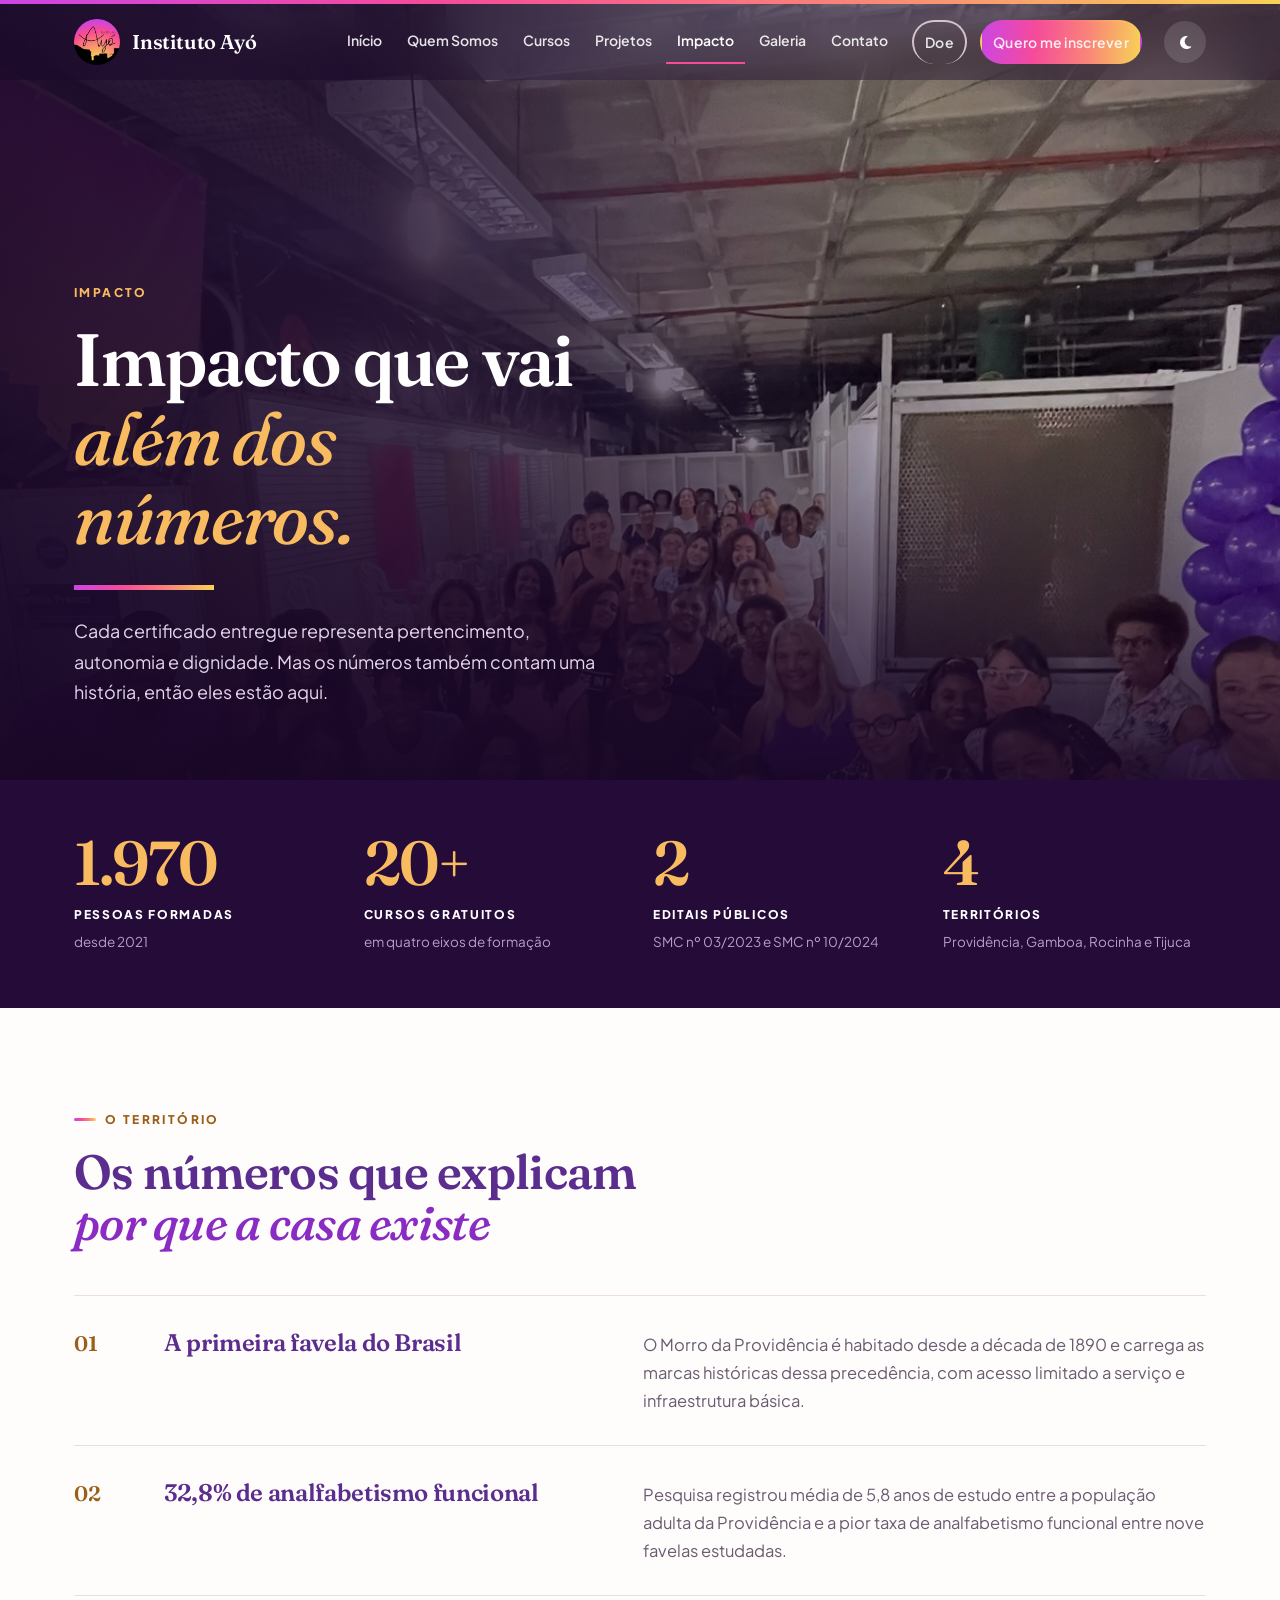
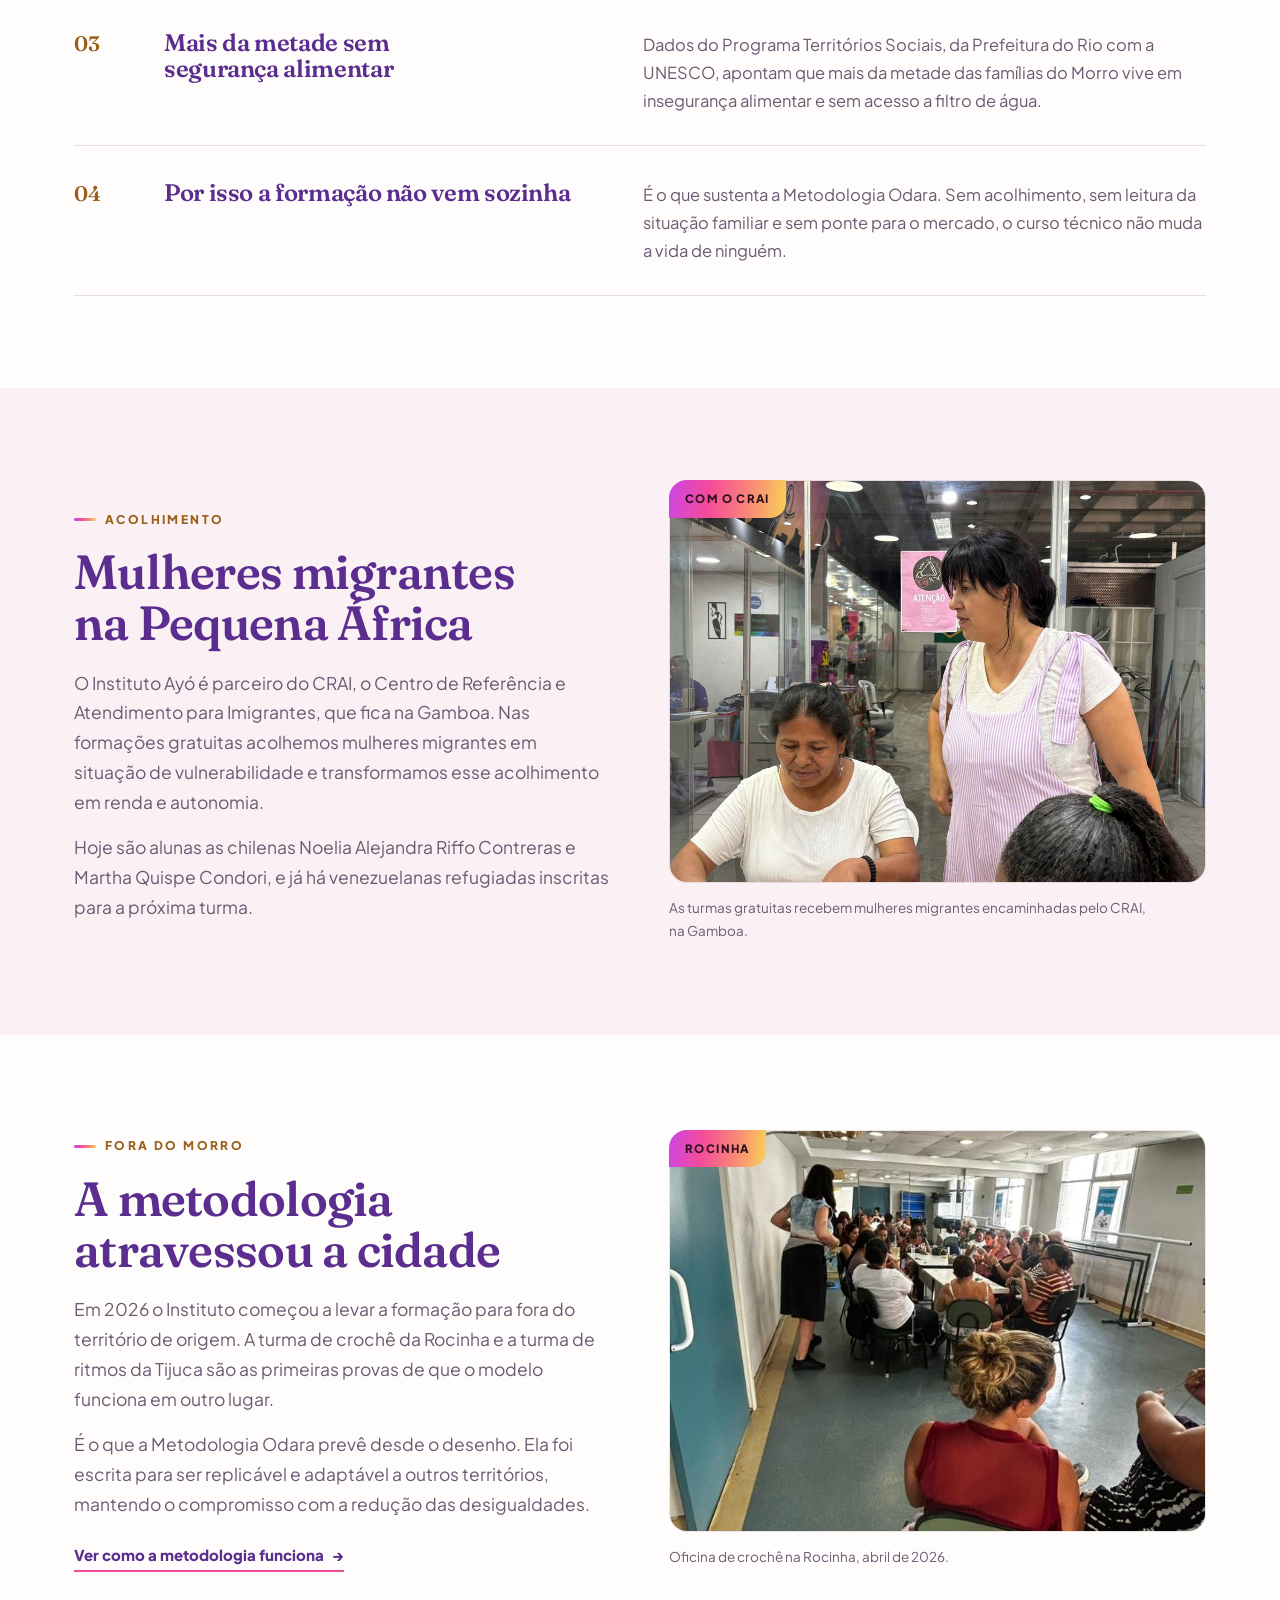
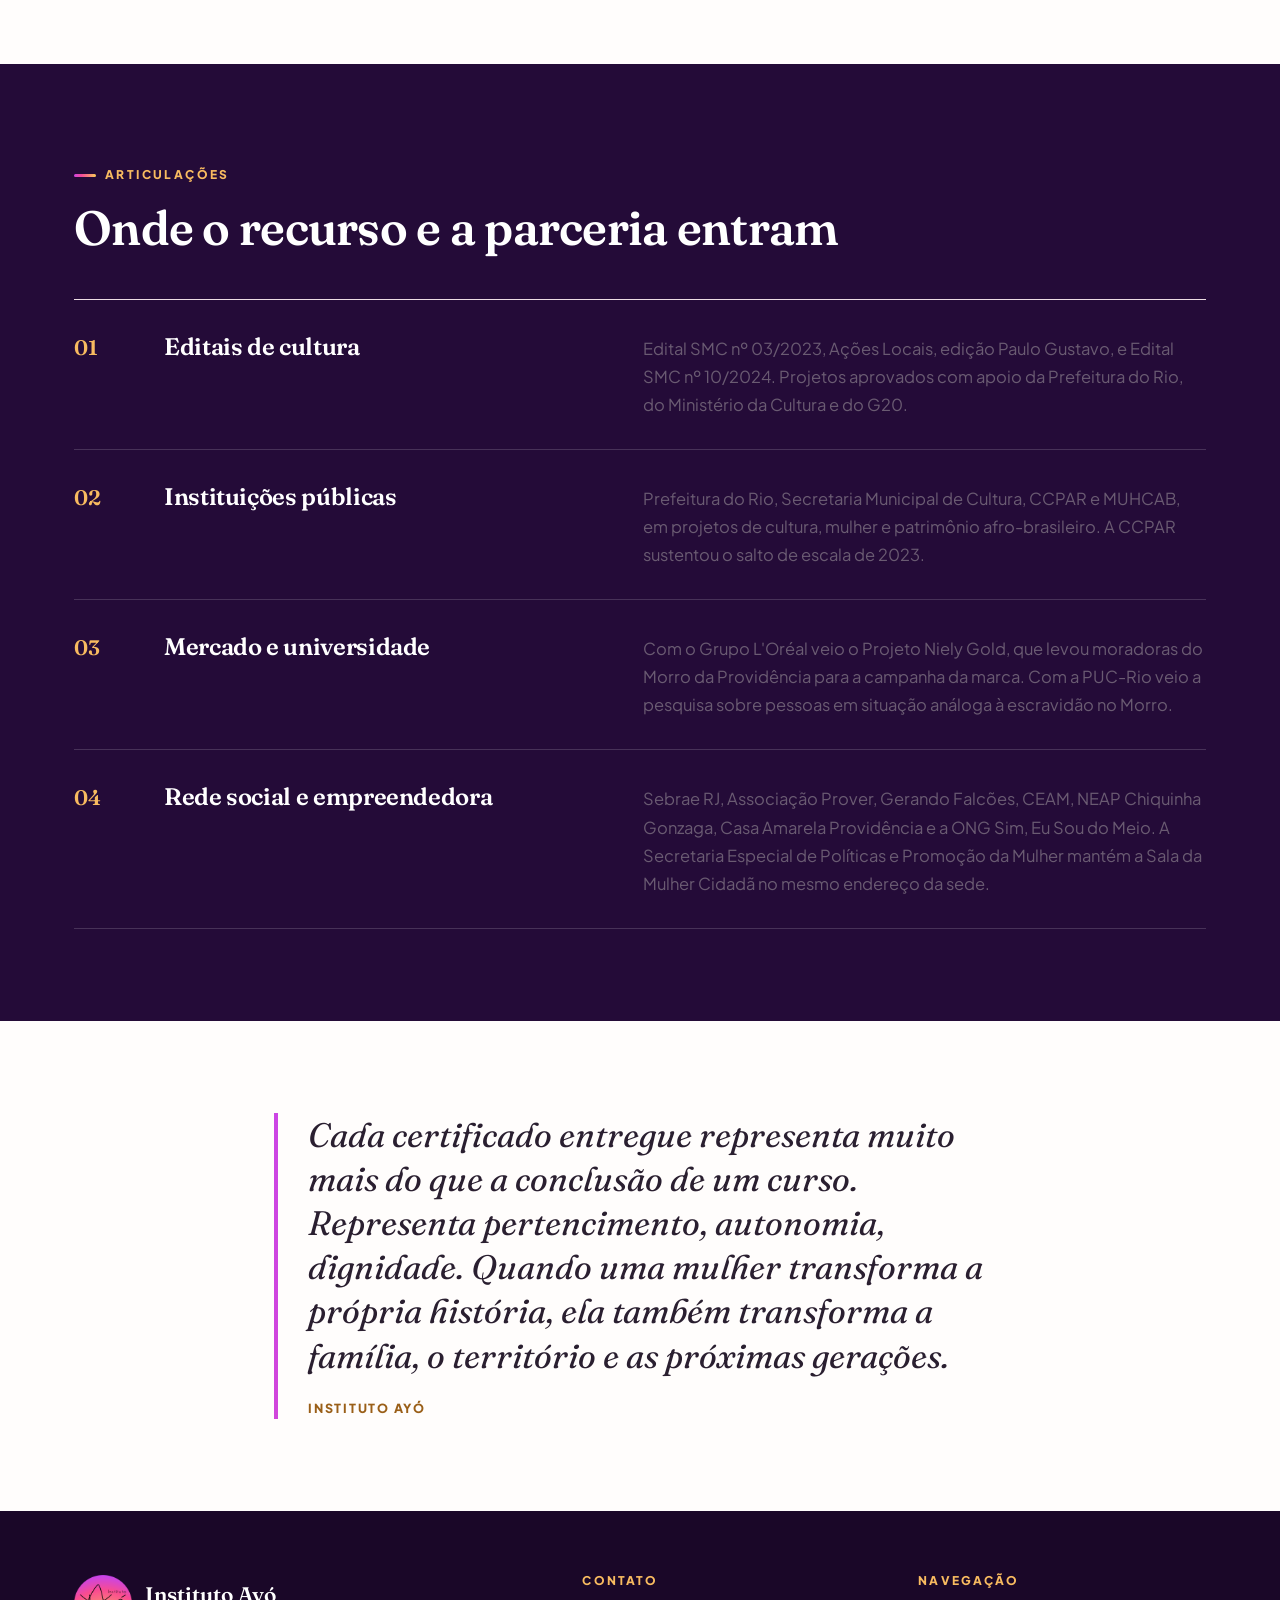
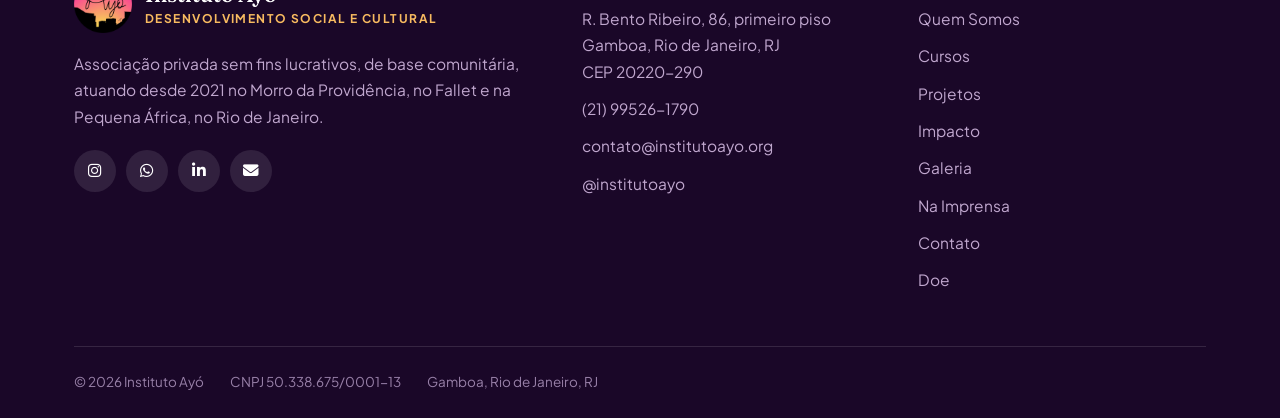
<file: impacto.html>
<!DOCTYPE html>
<html lang="pt-BR">
<head>
<meta charset="UTF-8">
<meta name="viewport" content="width=device-width, initial-scale=1.0">
<title>Impacto · Instituto Ayó</title>
<meta name="description" content="Mais de mil e novecentas pessoas formadas pelo Instituto Ayó desde 2021, com metodologia própria, acompanhamento de doze meses e atuação na Gamboa, na Providência, na Rocinha e na Tijuca.">
<meta property="og:title" content="Impacto · Instituto Ayó">
<meta property="og:description" content="Mais de mil e novecentas pessoas formadas pelo Instituto Ayó desde 2021, com metodologia própria, acompanhamento de doze meses e atuação na Gamboa, na Providência, na Rocinha e na Tijuca.">
<meta property="og:image" content="https://www.institutoayo.org/img/institucional/auditorio-turma.jpg">
<meta property="og:type" content="website">
<meta property="og:locale" content="pt_BR">
<link rel="icon" type="image/png" href="img/marca/favicon.png">
<link rel="apple-touch-icon" href="img/marca/logo-ayo-180.png">
<link rel="preconnect" href="https://fonts.googleapis.com">
<link rel="preconnect" href="https://fonts.gstatic.com" crossorigin>
<link href="https://fonts.googleapis.com/css2?family=Fraunces:ital,opsz,wght@0,9..144,400..700;1,9..144,400..600&family=Plus+Jakarta+Sans:wght@400;500;600;700;800&display=swap" rel="stylesheet">
<link rel="stylesheet" href="https://cdnjs.cloudflare.com/ajax/libs/font-awesome/6.5.2/css/all.min.css">
<script>(function(){try{var t=localStorage.getItem('ayo-tema')||'claro';document.documentElement.setAttribute('data-tema',t);}catch(e){}})();</script>
<link rel="stylesheet" href="style.css?v=20260914e">
<noscript><style>.surge{opacity:1;transform:none}.sobe{opacity:1;transform:none}</style></noscript>
</head>
<body>
<header class="topo">
  <div class="env">
    <a class="marca" href="index.html">
      <img src="img/marca/logo-ayo-circulo.png" alt="" width="46" height="46">
      <b>Instituto Ayó</b>
    </a>
    <nav class="menu" id="menu">
      <a href="index.html">Início</a>
      <a href="sobre.html">Quem Somos</a>
      <a href="cursos.html">Cursos</a>
      <a href="projetos.html">Projetos</a>
      <a class="ativo" href="impacto.html">Impacto</a>
      <a href="galeria.html">Galeria</a>
      <a href="contato.html">Contato</a>
      <a class="botao botao--linha botao--pequeno" href="doe.html">Doe</a>
      <a class="botao botao--sol botao--pequeno" href="contato.html#inscricao">Quero me inscrever</a>
    </nav>
    <div class="topo-acoes">
      <button class="tema-btn" type="button" aria-label="Mudar o tema"></button>
      <button class="menu-btn" type="button" aria-label="Abrir o menu" aria-expanded="false" aria-controls="menu"><span></span></button>
    </div>
  </div>
</header>

<section class="abertura abertura--interna">
  <div class="abertura-foto">
    <img src="img/institucional/auditorio-turma.jpg" alt="Plateia cheia no auditório durante a cerimônia de entrega dos certificados do Instituto Ayó" fetchpriority="high">
  </div>
  <div class="env">
    <div class="abertura-texto">
      <span class="olho olho--claro sobe d1">Impacto</span>
      <h1><span class="sobe d2">Impacto que vai</span> <em class="sobe d4">além dos números.</em></h1>
      <div class="risco" aria-hidden="true"></div>
      <p class="chamada sobe d7">Cada certificado entregue representa pertencimento, autonomia e dignidade. Mas os números também contam uma história, então eles estão aqui.</p>
    </div>
  </div>
</section>

<section class="numeros">
  <div class="env">
    <div class="numeros-grade">
      <div class="num"><b data-conta="1970">0</b><span>pessoas formadas</span><small>desde 2021</small></div>
      <div class="num"><b data-conta="20" data-sufixo="+">0</b><span>cursos gratuitos</span><small>em quatro eixos de formação</small></div>
      <div class="num"><b data-conta="2">0</b><span>editais públicos</span><small>SMC nº 03/2023 e SMC nº 10/2024</small></div>
      <div class="num"><b data-conta="4">0</b><span>territórios</span><small>Providência, Gamboa, Rocinha e Tijuca</small></div>
    </div>
  </div>
</section>

<section class="secao">
  <div class="env">
    <div class="cabeca surge">
      <span class="olho">O território</span>
      <h2 class="titulo-secao">Os números que explicam <em>por que a casa existe</em></h2>
    </div>
    <div class="areas surge">
      <article class="area">
        <b>01</b>
        <h3>A primeira favela do Brasil</h3>
        <p>O Morro da Providência é habitado desde a década de 1890 e carrega as marcas históricas dessa precedência, com acesso limitado a serviço e infraestrutura básica.</p>
      </article>
      <article class="area">
        <b>02</b>
        <h3>32,8% de analfabetismo funcional</h3>
        <p>Pesquisa registrou média de 5,8 anos de estudo entre a população adulta da Providência e a pior taxa de analfabetismo funcional entre nove favelas estudadas.</p>
      </article>
      <article class="area">
        <b>03</b>
        <h3>Mais da metade sem segurança alimentar</h3>
        <p>Dados do Programa Territórios Sociais, da Prefeitura do Rio com a UNESCO, apontam que mais da metade das famílias do Morro vive em insegurança alimentar e sem acesso a filtro de água.</p>
      </article>
      <article class="area">
        <b>04</b>
        <h3>Por isso a formação não vem sozinha</h3>
        <p>É o que sustenta a Metodologia Odara. Sem acolhimento, sem leitura da situação familiar e sem ponte para o mercado, o curso técnico não muda a vida de ninguém.</p>
      </article>
    </div>
  </div>
</section>

<section class="secao secao--alt">
  <div class="env">
    <div class="linha-foto">
      <div class="surge">
        <span class="olho">Acolhimento</span>
        <h2 class="titulo-secao">Mulheres migrantes na Pequena África</h2>
        <p>O Instituto Ayó é parceiro do CRAI, o Centro de Referência e Atendimento para Imigrantes, que fica na Gamboa. Nas formações gratuitas acolhemos mulheres migrantes em situação de vulnerabilidade e transformamos esse acolhimento em renda e autonomia.</p>
        <p>Hoje são alunas as chilenas Noelia Alejandra Riffo Contreras e Martha Quispe Condori, e já há venezuelanas refugiadas inscritas para a próxima turma.</p>
      </div>
      <figure class="linha-foto-media surge">
        <img src="img/institucional/migrantes-crai.jpg" alt="Mulheres reunidas à mesa durante oficina do Instituto Ayó, com uma instrutora em pé acompanhando o trabalho" loading="lazy">
        <span class="selo-canto">Com o CRAI</span>
        <figcaption>As turmas gratuitas recebem mulheres migrantes encaminhadas pelo CRAI, na Gamboa.</figcaption>
      </figure>
    </div>
  </div>
</section>

<section class="secao">
  <div class="env">
    <div class="linha-foto linha-foto--invertida">
      <figure class="linha-foto-media surge">
        <img src="img/institucional/croche-rocinha-turma.jpg" alt="Turma numerosa da oficina de crochê da Rocinha reunida em volta das mesas da sala" loading="lazy">
        <span class="selo-canto">Rocinha</span>
        <figcaption>Oficina de crochê na Rocinha, abril de 2026.</figcaption>
      </figure>
      <div class="surge">
        <span class="olho">Fora do morro</span>
        <h2 class="titulo-secao">A metodologia atravessou a cidade</h2>
        <p>Em 2026 o Instituto começou a levar a formação para fora do território de origem. A turma de crochê da Rocinha e a turma de ritmos da Tijuca são as primeiras provas de que o modelo funciona em outro lugar.</p>
        <p>É o que a Metodologia Odara prevê desde o desenho. Ela foi escrita para ser replicável e adaptável a outros territórios, mantendo o compromisso com a redução das desigualdades.</p>
        <a class="adiante" href="sobre.html#odara">Ver como a metodologia funciona</a>
      </div>
    </div>
  </div>
</section>

<section class="secao secao--noite">
  <div class="env">
    <div class="cabeca surge">
      <span class="olho olho--claro">Articulações</span>
      <h2 class="titulo-secao">Onde o recurso e a parceria entram</h2>
    </div>
    <div class="areas surge">
      <article class="area">
        <b>01</b>
        <h3>Editais de cultura</h3>
        <p>Edital SMC nº 03/2023, Ações Locais, edição Paulo Gustavo, e Edital SMC nº 10/2024. Projetos aprovados com apoio da Prefeitura do Rio, do Ministério da Cultura e do G20.</p>
      </article>
      <article class="area">
        <b>02</b>
        <h3>Instituições públicas</h3>
        <p>Prefeitura do Rio, Secretaria Municipal de Cultura, CCPAR e MUHCAB, em projetos de cultura, mulher e patrimônio afro-brasileiro. A CCPAR sustentou o salto de escala de 2023.</p>
      </article>
      <article class="area">
        <b>03</b>
        <h3>Mercado e universidade</h3>
        <p>Com o Grupo L'Oréal veio o Projeto Niely Gold, que levou moradoras do Morro da Providência para a campanha da marca. Com a PUC-Rio veio a pesquisa sobre pessoas em situação análoga à escravidão no Morro.</p>
      </article>
      <article class="area">
        <b>04</b>
        <h3>Rede social e empreendedora</h3>
        <p>Sebrae RJ, Associação Prover, Gerando Falcões, CEAM, NEAP Chiquinha Gonzaga, Casa Amarela Providência e a ONG Sim, Eu Sou do Meio. A Secretaria Especial de Políticas e Promoção da Mulher mantém a Sala da Mulher Cidadã no mesmo endereço da sede.</p>
      </article>
    </div>
  </div>
</section>

<section class="secao">
  <div class="env env--estreito">
    <blockquote class="citacao surge">
      <p>Cada certificado entregue representa muito mais do que a conclusão de um curso. Representa pertencimento, autonomia, dignidade. Quando uma mulher transforma a própria história, ela também transforma a família, o território e as próximas gerações.</p>
      <cite>Instituto Ayó</cite>
    </blockquote>
  </div>
</section>

<footer class="rodape">
  <div class="env">
    <div class="rodape-grade">
      <div>
        <div class="rodape-marca">
          <img src="img/marca/logo-ayo-circulo.png" alt="" width="56" height="56">
          <b>Instituto Ayó<span>Desenvolvimento social e cultural</span></b>
        </div>
        <p>Associação privada sem fins lucrativos, de base comunitária, atuando desde 2021 no Morro da Providência, no Fallet e na Pequena África, no Rio de Janeiro.</p>
        <div class="redes">
          <a href="https://www.instagram.com/institutoayo/" target="_blank" rel="noopener" aria-label="Instagram do Instituto Ayó"><i class="fab fa-instagram" aria-hidden="true"></i></a>
          <a href="https://wa.me/5521995261790" target="_blank" rel="noopener" aria-label="WhatsApp do Instituto Ayó"><i class="fab fa-whatsapp" aria-hidden="true"></i></a>
          <a href="https://www.linkedin.com/company/instituto-ayo" target="_blank" rel="noopener" aria-label="LinkedIn do Instituto Ayó"><i class="fab fa-linkedin-in" aria-hidden="true"></i></a>
          <a href="mailto:contato@institutoayo.org" aria-label="E-mail do Instituto Ayó"><i class="fas fa-envelope" aria-hidden="true"></i></a>
        </div>
      </div>
      <div>
        <h4>Contato</h4>
        <ul>
          <li>R. Bento Ribeiro, 86, primeiro piso<br>Gamboa, Rio de Janeiro, RJ<br>CEP 20220-290</li>
          <li><a href="https://wa.me/5521995261790" target="_blank" rel="noopener">(21) 99526-1790</a></li>
          <li><a href="mailto:contato@institutoayo.org">contato@institutoayo.org</a></li>
          <li><a href="https://www.instagram.com/institutoayo/" target="_blank" rel="noopener">@institutoayo</a></li>
        </ul>
      </div>
      <div>
        <h4>Navegação</h4>
        <ul>
          <li><a href="sobre.html">Quem Somos</a></li>
          <li><a href="cursos.html">Cursos</a></li>
          <li><a href="projetos.html">Projetos</a></li>
          <li><a href="impacto.html">Impacto</a></li>
          <li><a href="galeria.html">Galeria</a></li>
          <li><a href="imprensa.html">Na Imprensa</a></li>
          <li><a href="contato.html">Contato</a></li>
          <li><a href="doe.html">Doe</a></li>
        </ul>
      </div>
    </div>
    <div class="rodape-base">
      <span>&copy; <span class="ano-atual">2026</span> Instituto Ayó</span>
      <span>CNPJ 50.338.675/0001-13</span>
      <span>Gamboa, Rio de Janeiro, RJ</span>
    </div>
  </div>
</footer>

<div class="lightbox" role="dialog" aria-modal="true" aria-label="Foto ampliada">
  <button class="lightbox-fechar" type="button" aria-label="Fechar">&times;</button>
  <figure><img alt=""><figcaption></figcaption></figure>
</div>

<script src="dados.js?v=20260914e"></script>
<script src="script.js?v=20260914e"></script>
</body>
</html>
</file>
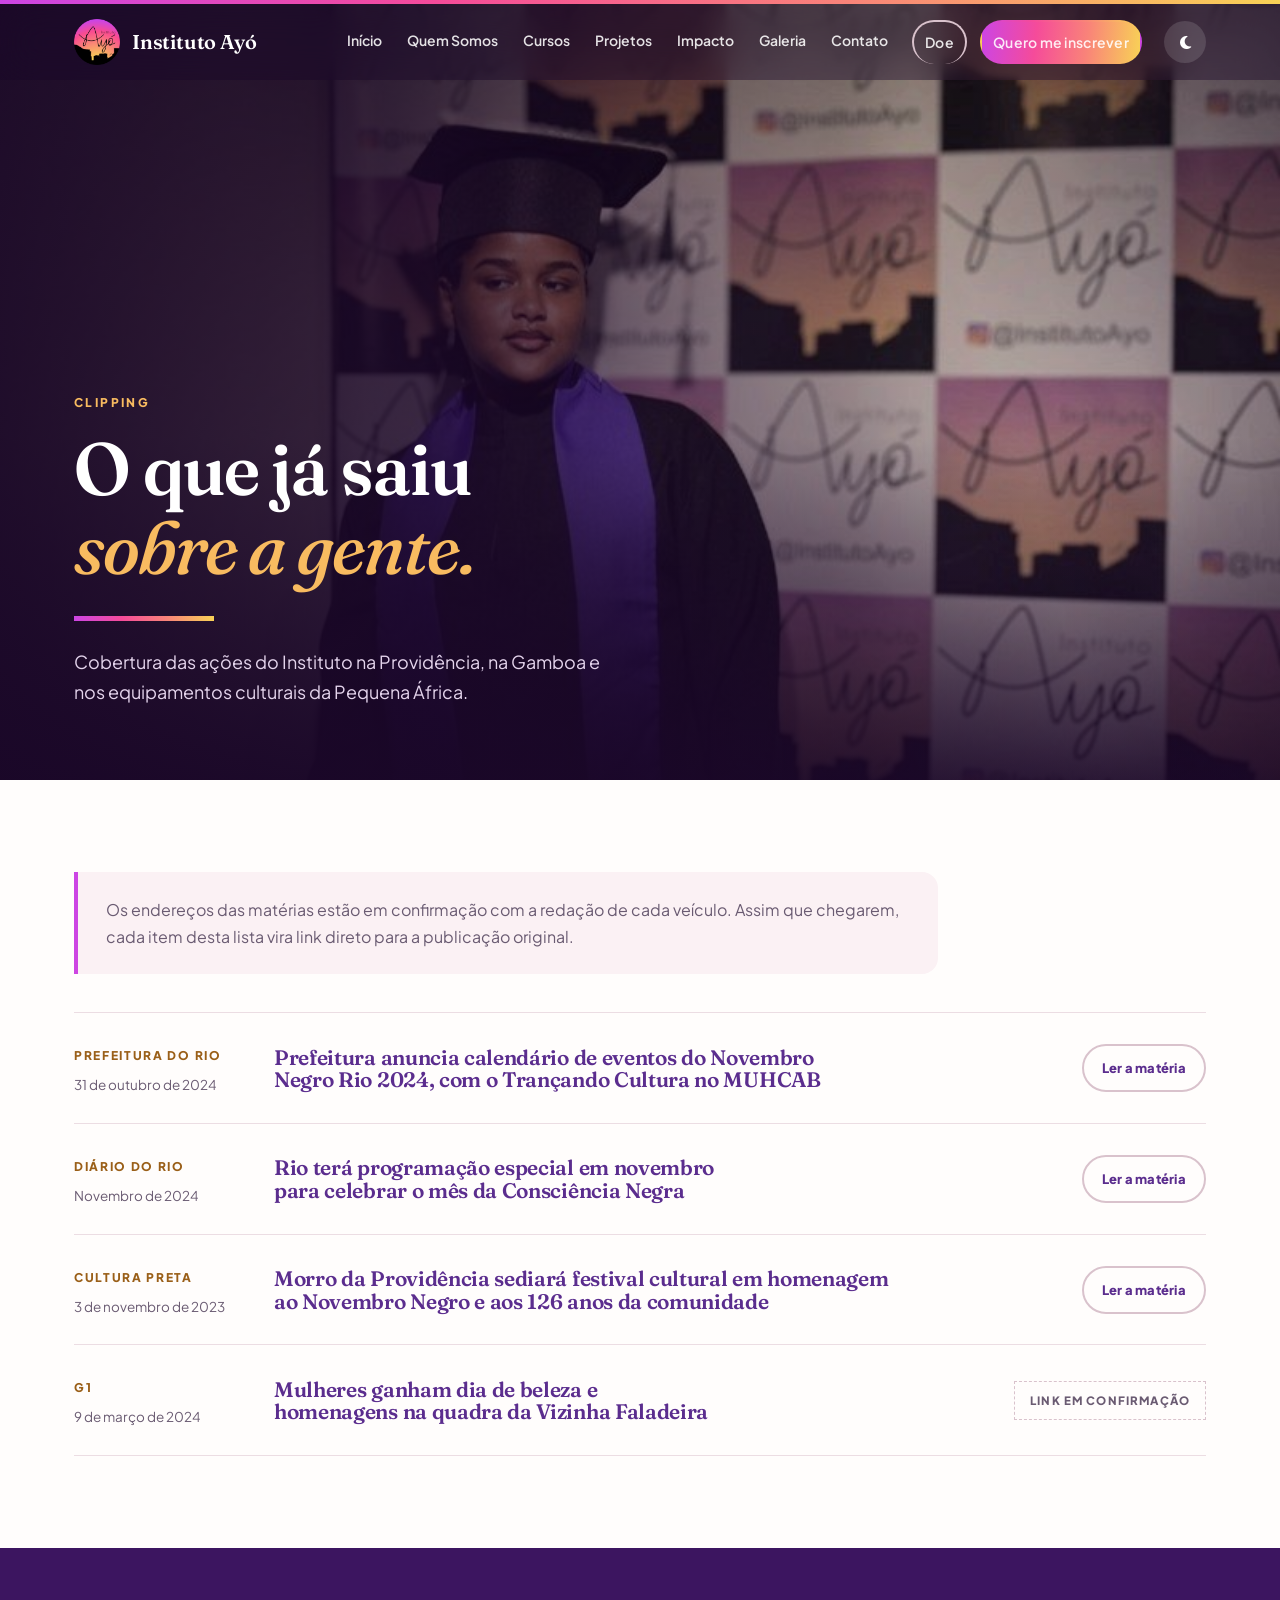
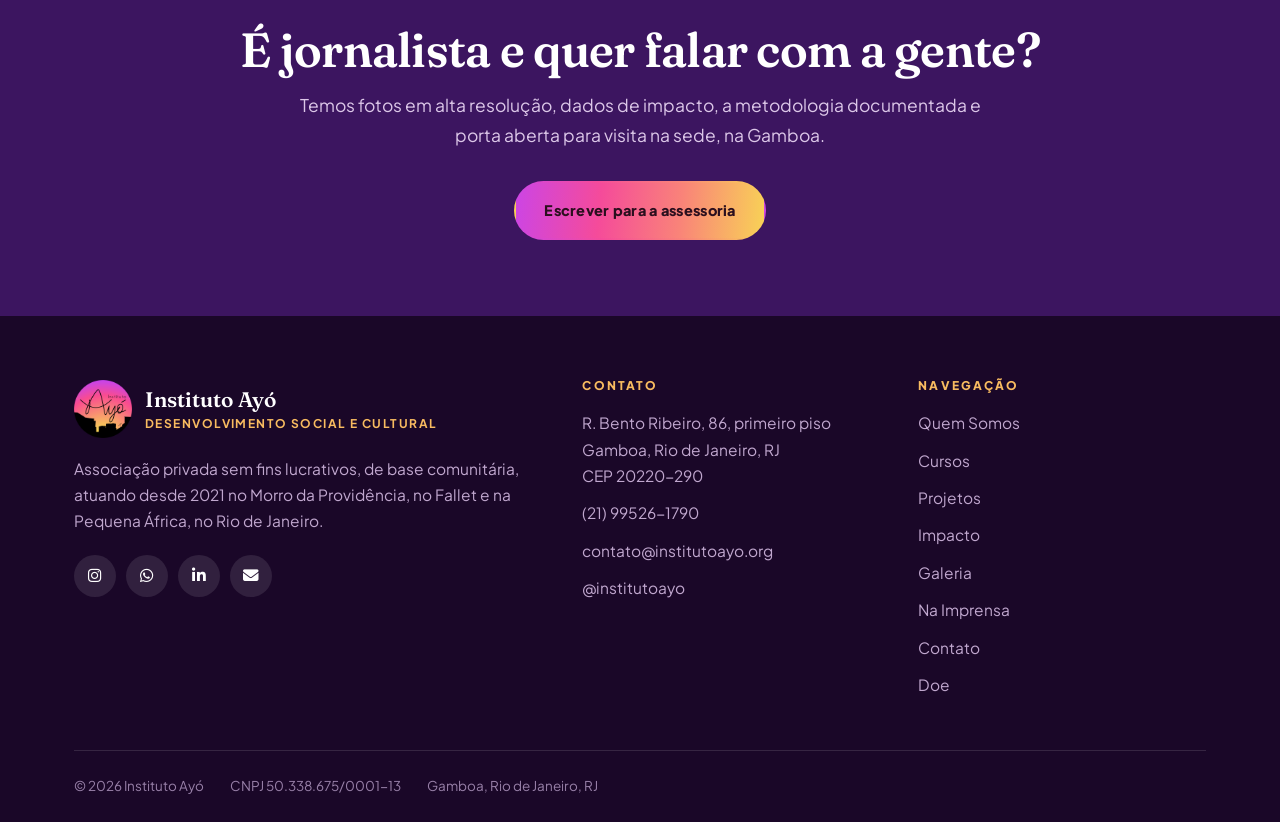
<file: imprensa.html>
<!DOCTYPE html>
<html lang="pt-BR">
<head>
<meta charset="UTF-8">
<meta name="viewport" content="width=device-width, initial-scale=1.0">
<title>Na Imprensa · Instituto Ayó</title>
<meta name="description" content="O Instituto Ayó na imprensa: cobertura do G1, do Diário do Rio, do Negré e da Secretaria Municipal de Cultura do Rio de Janeiro.">
<meta property="og:title" content="Na Imprensa · Instituto Ayó">
<meta property="og:description" content="O Instituto Ayó na imprensa: cobertura do G1, do Diário do Rio, do Negré e da Secretaria Municipal de Cultura do Rio de Janeiro.">
<meta property="og:image" content="https://www.institutoayo.org/img/institucional/roda-de-conversa.jpg">
<meta property="og:type" content="website">
<meta property="og:locale" content="pt_BR">
<link rel="icon" type="image/png" href="img/marca/favicon.png">
<link rel="apple-touch-icon" href="img/marca/logo-ayo-180.png">
<link rel="preconnect" href="https://fonts.googleapis.com">
<link rel="preconnect" href="https://fonts.gstatic.com" crossorigin>
<link href="https://fonts.googleapis.com/css2?family=Fraunces:ital,opsz,wght@0,9..144,400..700;1,9..144,400..600&family=Plus+Jakarta+Sans:wght@400;500;600;700;800&display=swap" rel="stylesheet">
<link rel="stylesheet" href="https://cdnjs.cloudflare.com/ajax/libs/font-awesome/6.5.2/css/all.min.css">
<script>(function(){try{var t=localStorage.getItem('ayo-tema')||'claro';document.documentElement.setAttribute('data-tema',t);}catch(e){}})();</script>
<link rel="stylesheet" href="style.css?v=20260914e">
<noscript><style>.surge{opacity:1;transform:none}.sobe{opacity:1;transform:none}</style></noscript>
</head>
<body>
<header class="topo">
  <div class="env">
    <a class="marca" href="index.html">
      <img src="img/marca/logo-ayo-circulo.png" alt="" width="46" height="46">
      <b>Instituto Ayó</b>
    </a>
    <nav class="menu" id="menu">
      <a href="index.html">Início</a>
      <a href="sobre.html">Quem Somos</a>
      <a href="cursos.html">Cursos</a>
      <a href="projetos.html">Projetos</a>
      <a href="impacto.html">Impacto</a>
      <a href="galeria.html">Galeria</a>
      <a href="contato.html">Contato</a>
      <a class="botao botao--linha botao--pequeno" href="doe.html">Doe</a>
      <a class="botao botao--sol botao--pequeno" href="contato.html#inscricao">Quero me inscrever</a>
    </nav>
    <div class="topo-acoes">
      <button class="tema-btn" type="button" aria-label="Mudar o tema"></button>
      <button class="menu-btn" type="button" aria-label="Abrir o menu" aria-expanded="false" aria-controls="menu"><span></span></button>
    </div>
  </div>
</header>

<section class="abertura abertura--interna">
  <div class="abertura-foto">
    <img src="img/institucional/roda-de-conversa.jpg" alt="Encontro de articulação na sede do Instituto Ayó, com participantes sentados em roda" fetchpriority="high">
  </div>
  <div class="env">
    <div class="abertura-texto">
      <span class="olho olho--claro sobe d1">Clipping</span>
      <h1><span class="sobe d2">O que já saiu</span> <em class="sobe d4">sobre a gente.</em></h1>
      <div class="risco" aria-hidden="true"></div>
      <p class="chamada sobe d7">Cobertura das ações do Instituto na Providência, na Gamboa e nos equipamentos culturais da Pequena África.</p>
    </div>
  </div>
</section>

<section class="secao">
  <div class="env">
    <div class="aviso surge" style="margin-bottom:38px">
      Os endereços das matérias estão em confirmação com a redação de cada veículo. Assim que chegarem, cada item desta lista vira link direto para a publicação original.
    </div>
    <div class="clipping" id="lista-clipping"></div>
  </div>
</section>

<section class="faixa-cta">
  <div class="env">
    <h2 class="titulo-secao">É jornalista e quer falar com a gente?</h2>
    <p>Temos fotos em alta resolução, dados de impacto, a metodologia documentada e porta aberta para visita na sede, na Gamboa.</p>
    <a class="botao botao--sol" href="mailto:contato@institutoayo.org">Escrever para a assessoria</a>
  </div>
</section>

<footer class="rodape">
  <div class="env">
    <div class="rodape-grade">
      <div>
        <div class="rodape-marca">
          <img src="img/marca/logo-ayo-circulo.png" alt="" width="56" height="56">
          <b>Instituto Ayó<span>Desenvolvimento social e cultural</span></b>
        </div>
        <p>Associação privada sem fins lucrativos, de base comunitária, atuando desde 2021 no Morro da Providência, no Fallet e na Pequena África, no Rio de Janeiro.</p>
        <div class="redes">
          <a href="https://www.instagram.com/institutoayo/" target="_blank" rel="noopener" aria-label="Instagram do Instituto Ayó"><i class="fab fa-instagram" aria-hidden="true"></i></a>
          <a href="https://wa.me/5521995261790" target="_blank" rel="noopener" aria-label="WhatsApp do Instituto Ayó"><i class="fab fa-whatsapp" aria-hidden="true"></i></a>
          <a href="https://www.linkedin.com/company/instituto-ayo" target="_blank" rel="noopener" aria-label="LinkedIn do Instituto Ayó"><i class="fab fa-linkedin-in" aria-hidden="true"></i></a>
          <a href="mailto:contato@institutoayo.org" aria-label="E-mail do Instituto Ayó"><i class="fas fa-envelope" aria-hidden="true"></i></a>
        </div>
      </div>
      <div>
        <h4>Contato</h4>
        <ul>
          <li>R. Bento Ribeiro, 86, primeiro piso<br>Gamboa, Rio de Janeiro, RJ<br>CEP 20220-290</li>
          <li><a href="https://wa.me/5521995261790" target="_blank" rel="noopener">(21) 99526-1790</a></li>
          <li><a href="mailto:contato@institutoayo.org">contato@institutoayo.org</a></li>
          <li><a href="https://www.instagram.com/institutoayo/" target="_blank" rel="noopener">@institutoayo</a></li>
        </ul>
      </div>
      <div>
        <h4>Navegação</h4>
        <ul>
          <li><a href="sobre.html">Quem Somos</a></li>
          <li><a href="cursos.html">Cursos</a></li>
          <li><a href="projetos.html">Projetos</a></li>
          <li><a href="impacto.html">Impacto</a></li>
          <li><a href="galeria.html">Galeria</a></li>
          <li><a href="imprensa.html">Na Imprensa</a></li>
          <li><a href="contato.html">Contato</a></li>
          <li><a href="doe.html">Doe</a></li>
        </ul>
      </div>
    </div>
    <div class="rodape-base">
      <span>&copy; <span class="ano-atual">2026</span> Instituto Ayó</span>
      <span>CNPJ 50.338.675/0001-13</span>
      <span>Gamboa, Rio de Janeiro, RJ</span>
    </div>
  </div>
</footer>

<div class="lightbox" role="dialog" aria-modal="true" aria-label="Foto ampliada">
  <button class="lightbox-fechar" type="button" aria-label="Fechar">&times;</button>
  <figure><img alt=""><figcaption></figcaption></figure>
</div>

<script src="dados.js?v=20260914e"></script>
<script src="script.js?v=20260914e"></script>
</body>
</html>
</file>
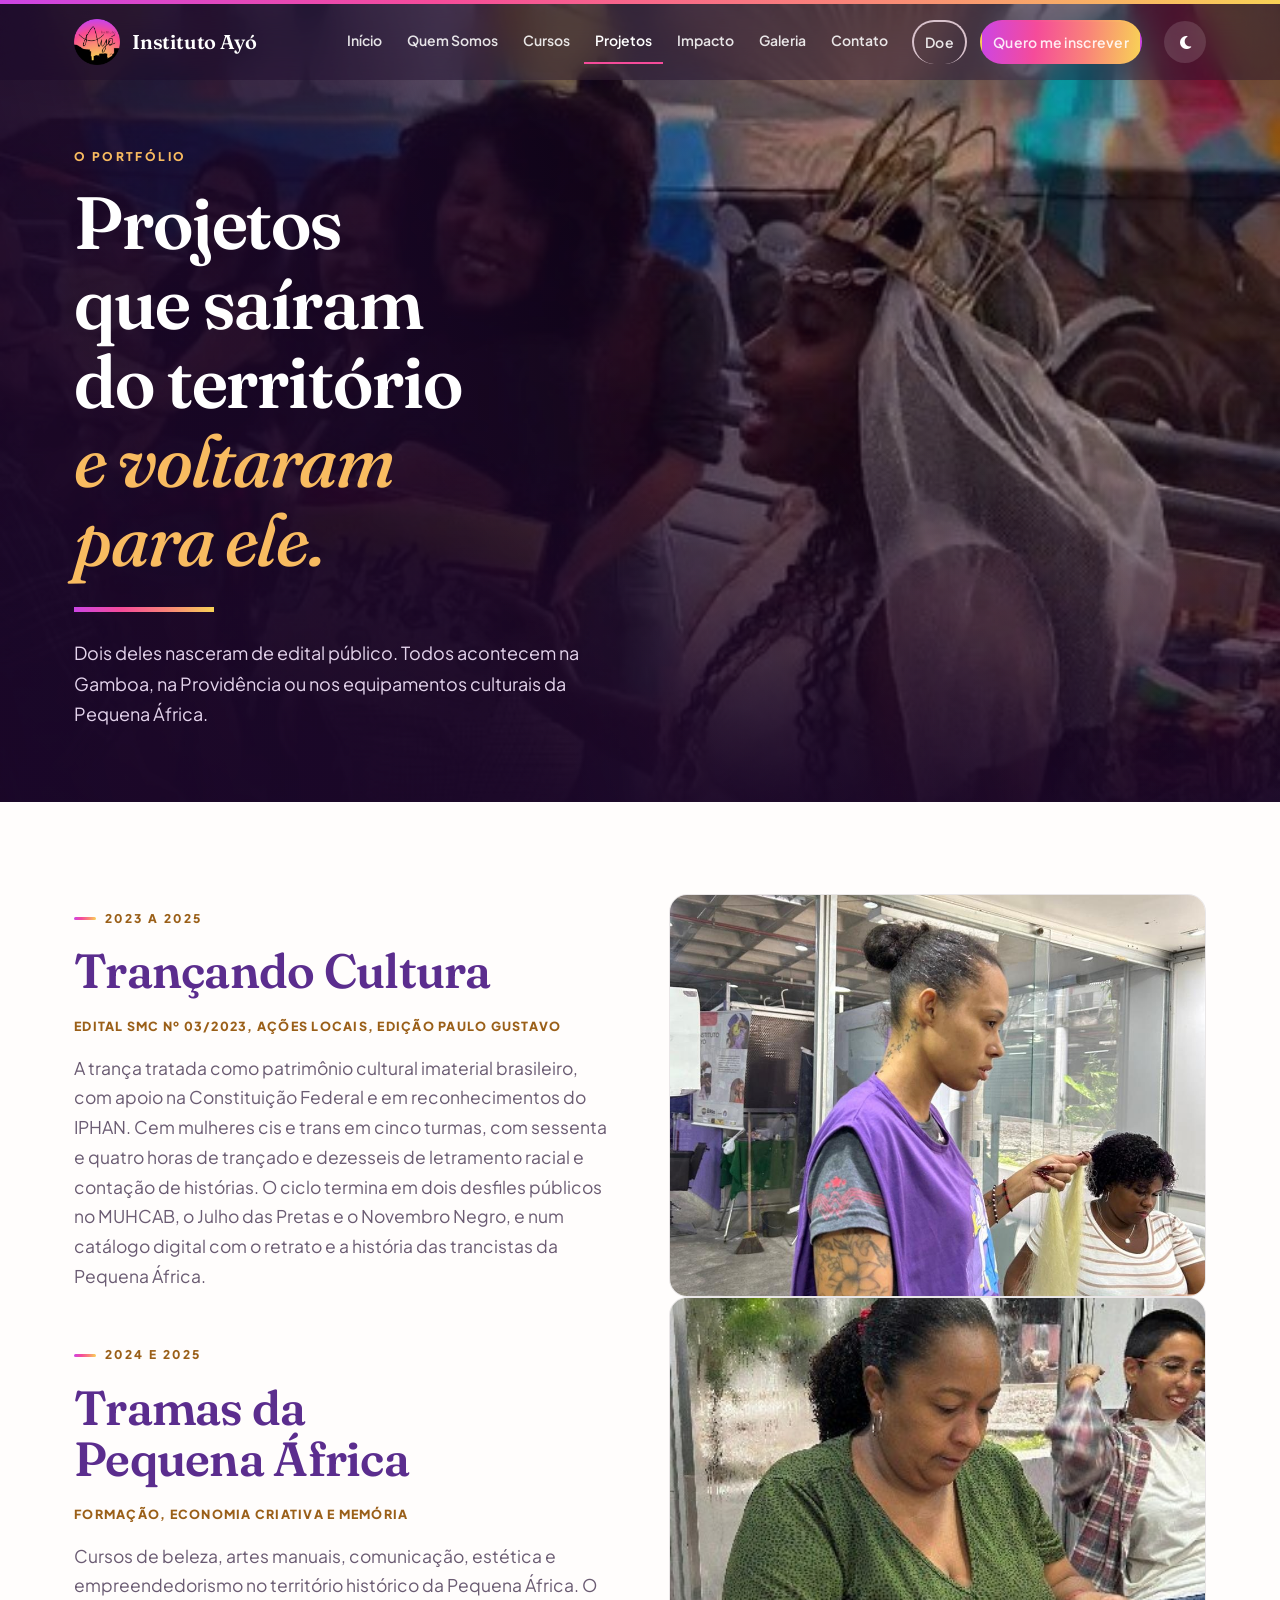
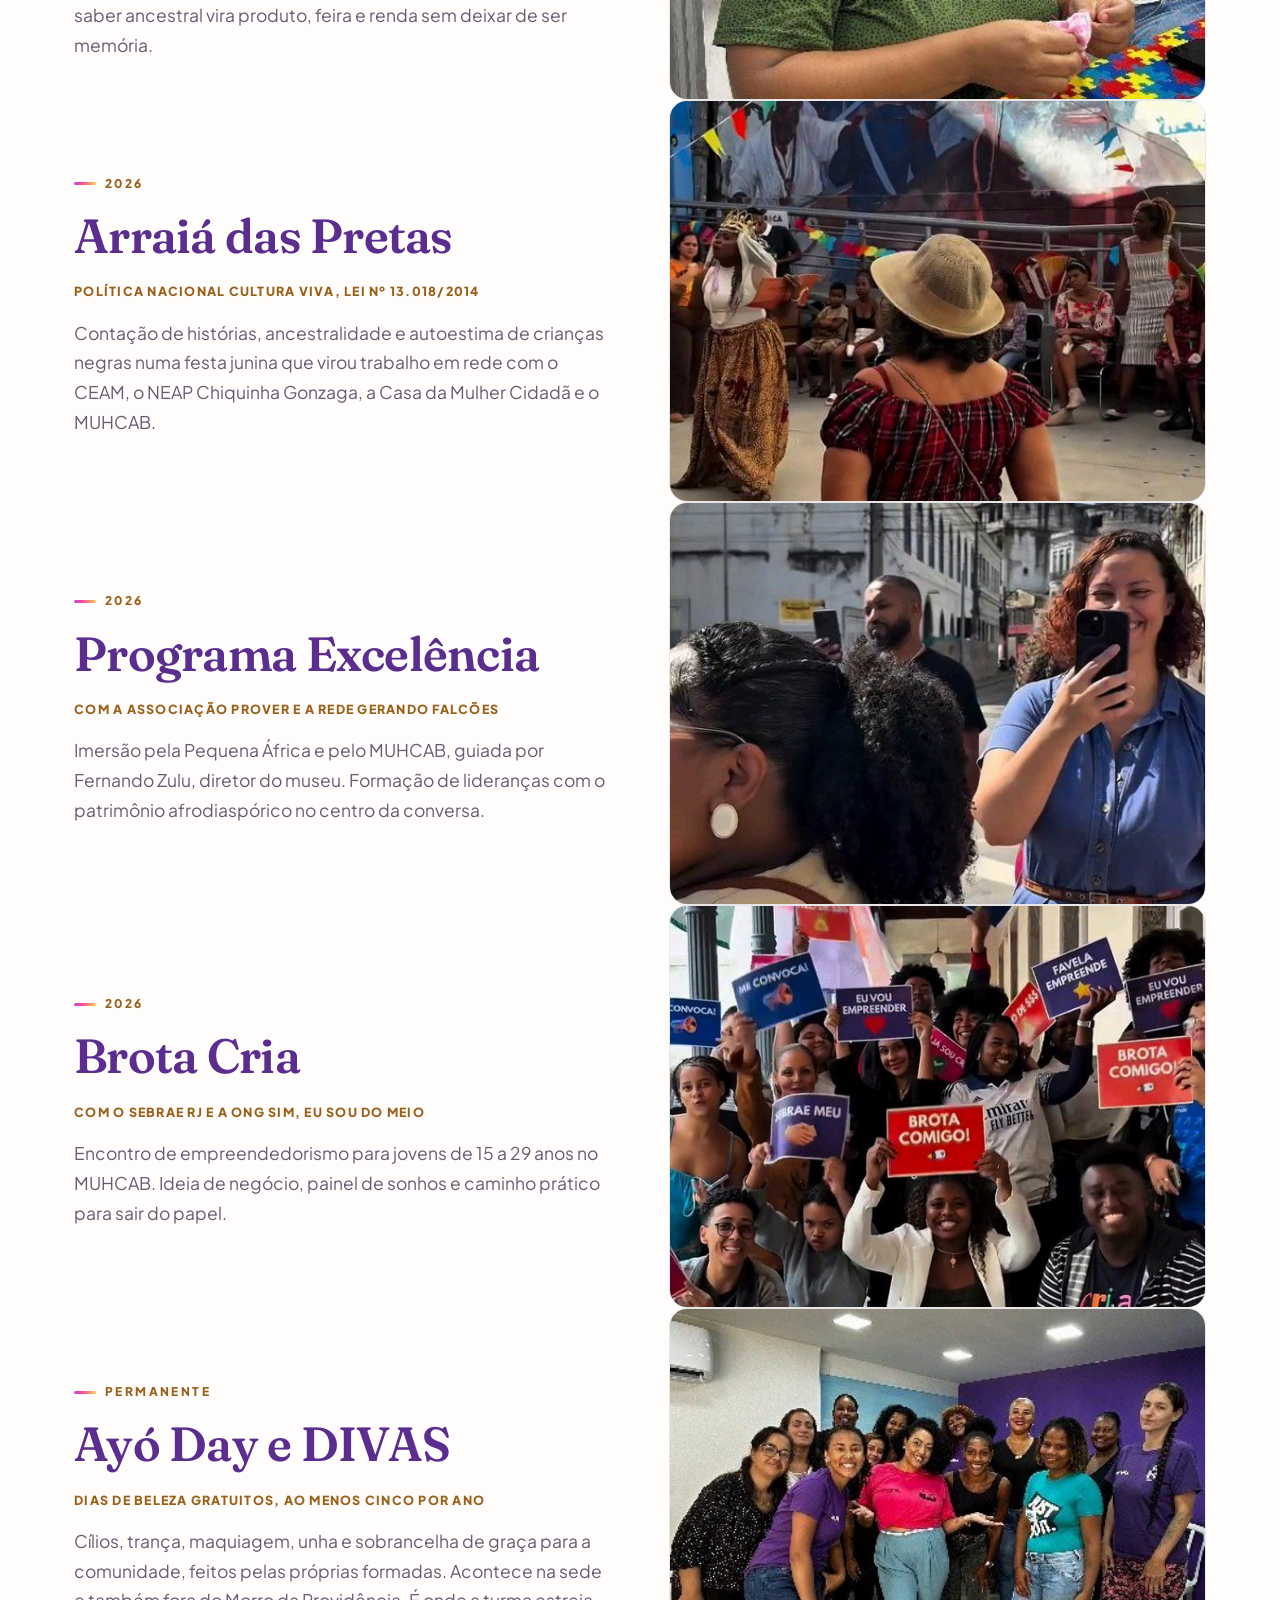
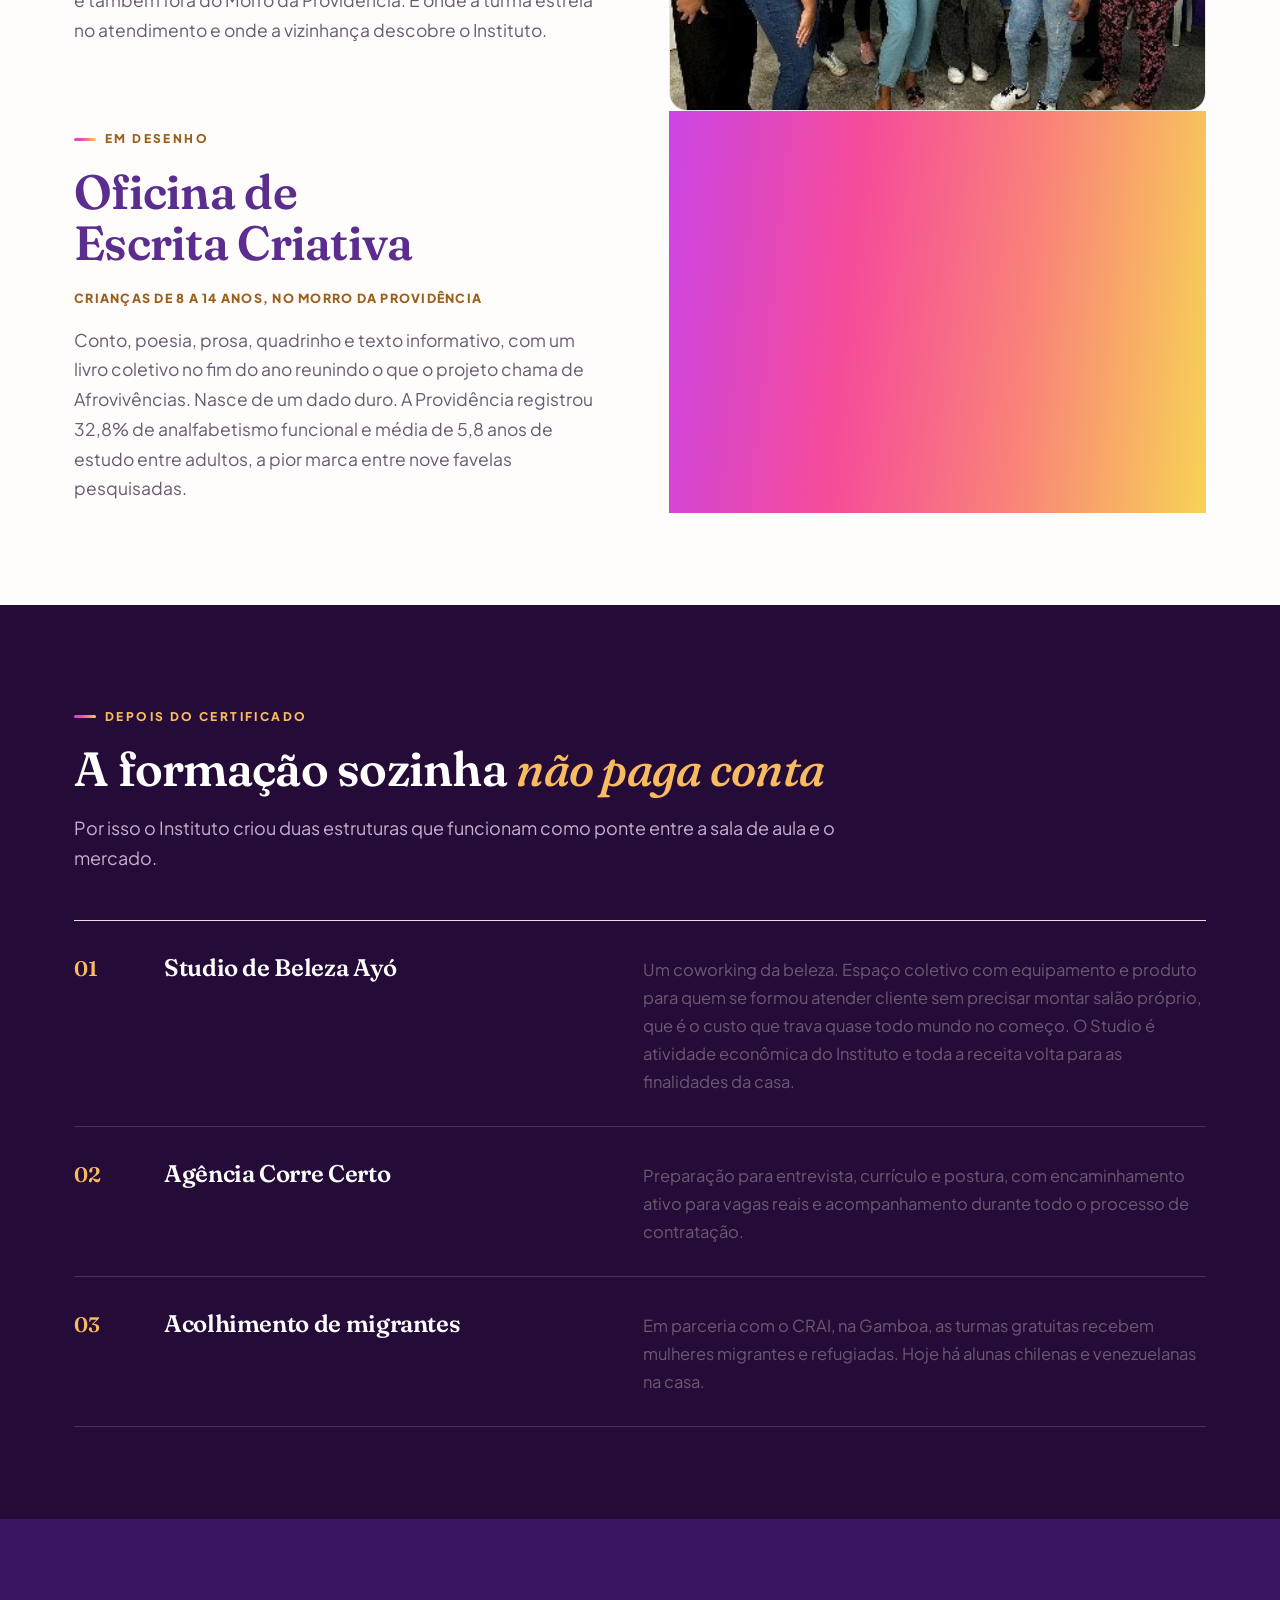
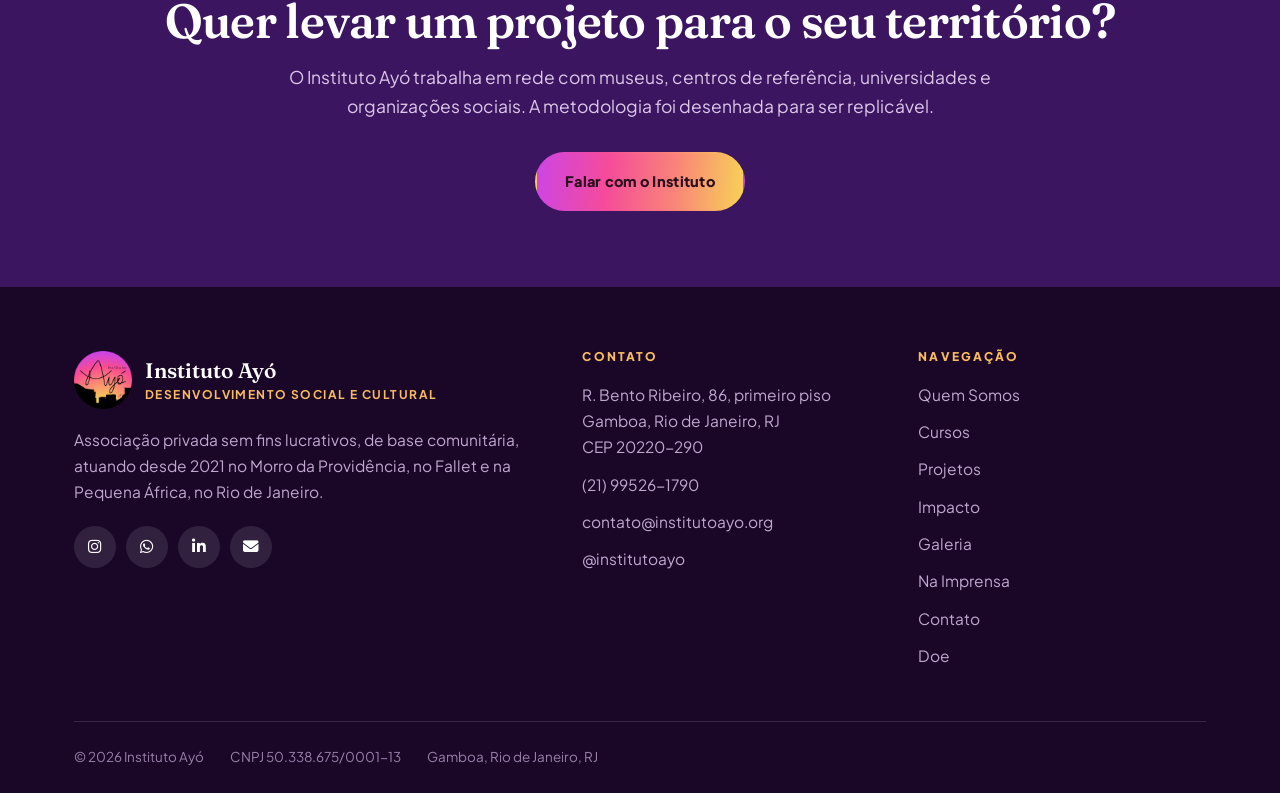
<file: projetos.html>
<!DOCTYPE html>
<html lang="pt-BR">
<head>
<meta charset="UTF-8">
<meta name="viewport" content="width=device-width, initial-scale=1.0">
<title>Projetos · Instituto Ayó</title>
<meta name="description" content="O portfólio do Instituto Ayó: Trançando Cultura, Tramas da Pequena África, Arraiá das Pretas, Programa Excelência, Brota Cria, Ayó Day e a Oficina de Escrita Criativa.">
<meta property="og:title" content="Projetos · Instituto Ayó">
<meta property="og:description" content="O portfólio do Instituto Ayó: Trançando Cultura, Tramas da Pequena África, Arraiá das Pretas, Programa Excelência, Brota Cria, Ayó Day e a Oficina de Escrita Criativa.">
<meta property="og:image" content="https://www.institutoayo.org/img/projetos/arraia-roda.jpg">
<meta property="og:type" content="website">
<meta property="og:locale" content="pt_BR">
<link rel="icon" type="image/png" href="img/marca/favicon.png">
<link rel="apple-touch-icon" href="img/marca/logo-ayo-180.png">
<link rel="preconnect" href="https://fonts.googleapis.com">
<link rel="preconnect" href="https://fonts.gstatic.com" crossorigin>
<link href="https://fonts.googleapis.com/css2?family=Fraunces:ital,opsz,wght@0,9..144,400..700;1,9..144,400..600&family=Plus+Jakarta+Sans:wght@400;500;600;700;800&display=swap" rel="stylesheet">
<link rel="stylesheet" href="https://cdnjs.cloudflare.com/ajax/libs/font-awesome/6.5.2/css/all.min.css">
<script>(function(){try{var t=localStorage.getItem('ayo-tema')||'claro';document.documentElement.setAttribute('data-tema',t);}catch(e){}})();</script>
<link rel="stylesheet" href="style.css?v=20260914e">
<noscript><style>.surge{opacity:1;transform:none}.sobe{opacity:1;transform:none}</style></noscript>
</head>
<body>
<header class="topo">
  <div class="env">
    <a class="marca" href="index.html">
      <img src="img/marca/logo-ayo-circulo.png" alt="" width="46" height="46">
      <b>Instituto Ayó</b>
    </a>
    <nav class="menu" id="menu">
      <a href="index.html">Início</a>
      <a href="sobre.html">Quem Somos</a>
      <a href="cursos.html">Cursos</a>
      <a class="ativo" href="projetos.html">Projetos</a>
      <a href="impacto.html">Impacto</a>
      <a href="galeria.html">Galeria</a>
      <a href="contato.html">Contato</a>
      <a class="botao botao--linha botao--pequeno" href="doe.html">Doe</a>
      <a class="botao botao--sol botao--pequeno" href="contato.html#inscricao">Quero me inscrever</a>
    </nav>
    <div class="topo-acoes">
      <button class="tema-btn" type="button" aria-label="Mudar o tema"></button>
      <button class="menu-btn" type="button" aria-label="Abrir o menu" aria-expanded="false" aria-controls="menu"><span></span></button>
    </div>
  </div>
</header>

<section class="abertura abertura--interna">
  <div class="abertura-foto">
    <img src="img/projetos/arraia-roda.jpg" alt="Apresentação cultural durante o Arraiá das Pretas, com participante em traje de festa junina diante de um mural colorido" fetchpriority="high">
  </div>
  <div class="env">
    <div class="abertura-texto">
      <span class="olho olho--claro sobe d1">O portfólio</span>
      <h1><span class="sobe d2">Projetos que saíram do território</span> <em class="sobe d5">e voltaram para ele.</em></h1>
      <div class="risco" aria-hidden="true"></div>
      <p class="chamada sobe d7">Dois deles nasceram de edital público. Todos acontecem na Gamboa, na Providência ou nos equipamentos culturais da Pequena África.</p>
    </div>
  </div>
</section>

<section class="secao">
  <div class="env"><div id="lista-projetos"></div></div>
</section>

<section class="secao secao--noite">
  <div class="env">
    <div class="cabeca surge">
      <span class="olho olho--claro">Depois do certificado</span>
      <h2 class="titulo-secao">A formação sozinha <em>não paga conta</em></h2>
      <p class="apoio">Por isso o Instituto criou duas estruturas que funcionam como ponte entre a sala de aula e o mercado.</p>
    </div>
    <div class="areas surge">
      <article class="area">
        <b>01</b>
        <h3>Studio de Beleza Ayó</h3>
        <p>Um coworking da beleza. Espaço coletivo com equipamento e produto para quem se formou atender cliente sem precisar montar salão próprio, que é o custo que trava quase todo mundo no começo. O Studio é atividade econômica do Instituto e toda a receita volta para as finalidades da casa.</p>
      </article>
      <article class="area">
        <b>02</b>
        <h3>Agência Corre Certo</h3>
        <p>Preparação para entrevista, currículo e postura, com encaminhamento ativo para vagas reais e acompanhamento durante todo o processo de contratação.</p>
      </article>
      <article class="area">
        <b>03</b>
        <h3>Acolhimento de migrantes</h3>
        <p>Em parceria com o CRAI, na Gamboa, as turmas gratuitas recebem mulheres migrantes e refugiadas. Hoje há alunas chilenas e venezuelanas na casa.</p>
      </article>
    </div>
  </div>
</section>

<section class="faixa-cta">
  <div class="env">
    <h2 class="titulo-secao">Quer levar um projeto para o seu território?</h2>
    <p>O Instituto Ayó trabalha em rede com museus, centros de referência, universidades e organizações sociais. A metodologia foi desenhada para ser replicável.</p>
    <a class="botao botao--sol" href="contato.html">Falar com o Instituto</a>
  </div>
</section>

<footer class="rodape">
  <div class="env">
    <div class="rodape-grade">
      <div>
        <div class="rodape-marca">
          <img src="img/marca/logo-ayo-circulo.png" alt="" width="56" height="56">
          <b>Instituto Ayó<span>Desenvolvimento social e cultural</span></b>
        </div>
        <p>Associação privada sem fins lucrativos, de base comunitária, atuando desde 2021 no Morro da Providência, no Fallet e na Pequena África, no Rio de Janeiro.</p>
        <div class="redes">
          <a href="https://www.instagram.com/institutoayo/" target="_blank" rel="noopener" aria-label="Instagram do Instituto Ayó"><i class="fab fa-instagram" aria-hidden="true"></i></a>
          <a href="https://wa.me/5521995261790" target="_blank" rel="noopener" aria-label="WhatsApp do Instituto Ayó"><i class="fab fa-whatsapp" aria-hidden="true"></i></a>
          <a href="https://www.linkedin.com/company/instituto-ayo" target="_blank" rel="noopener" aria-label="LinkedIn do Instituto Ayó"><i class="fab fa-linkedin-in" aria-hidden="true"></i></a>
          <a href="mailto:contato@institutoayo.org" aria-label="E-mail do Instituto Ayó"><i class="fas fa-envelope" aria-hidden="true"></i></a>
        </div>
      </div>
      <div>
        <h4>Contato</h4>
        <ul>
          <li>R. Bento Ribeiro, 86, primeiro piso<br>Gamboa, Rio de Janeiro, RJ<br>CEP 20220-290</li>
          <li><a href="https://wa.me/5521995261790" target="_blank" rel="noopener">(21) 99526-1790</a></li>
          <li><a href="mailto:contato@institutoayo.org">contato@institutoayo.org</a></li>
          <li><a href="https://www.instagram.com/institutoayo/" target="_blank" rel="noopener">@institutoayo</a></li>
        </ul>
      </div>
      <div>
        <h4>Navegação</h4>
        <ul>
          <li><a href="sobre.html">Quem Somos</a></li>
          <li><a href="cursos.html">Cursos</a></li>
          <li><a href="projetos.html">Projetos</a></li>
          <li><a href="impacto.html">Impacto</a></li>
          <li><a href="galeria.html">Galeria</a></li>
          <li><a href="imprensa.html">Na Imprensa</a></li>
          <li><a href="contato.html">Contato</a></li>
          <li><a href="doe.html">Doe</a></li>
        </ul>
      </div>
    </div>
    <div class="rodape-base">
      <span>&copy; <span class="ano-atual">2026</span> Instituto Ayó</span>
      <span>CNPJ 50.338.675/0001-13</span>
      <span>Gamboa, Rio de Janeiro, RJ</span>
    </div>
  </div>
</footer>

<div class="lightbox" role="dialog" aria-modal="true" aria-label="Foto ampliada">
  <button class="lightbox-fechar" type="button" aria-label="Fechar">&times;</button>
  <figure><img alt=""><figcaption></figcaption></figure>
</div>

<script src="dados.js?v=20260914e"></script>
<script src="script.js?v=20260914e"></script>
</body>
</html>
</file>
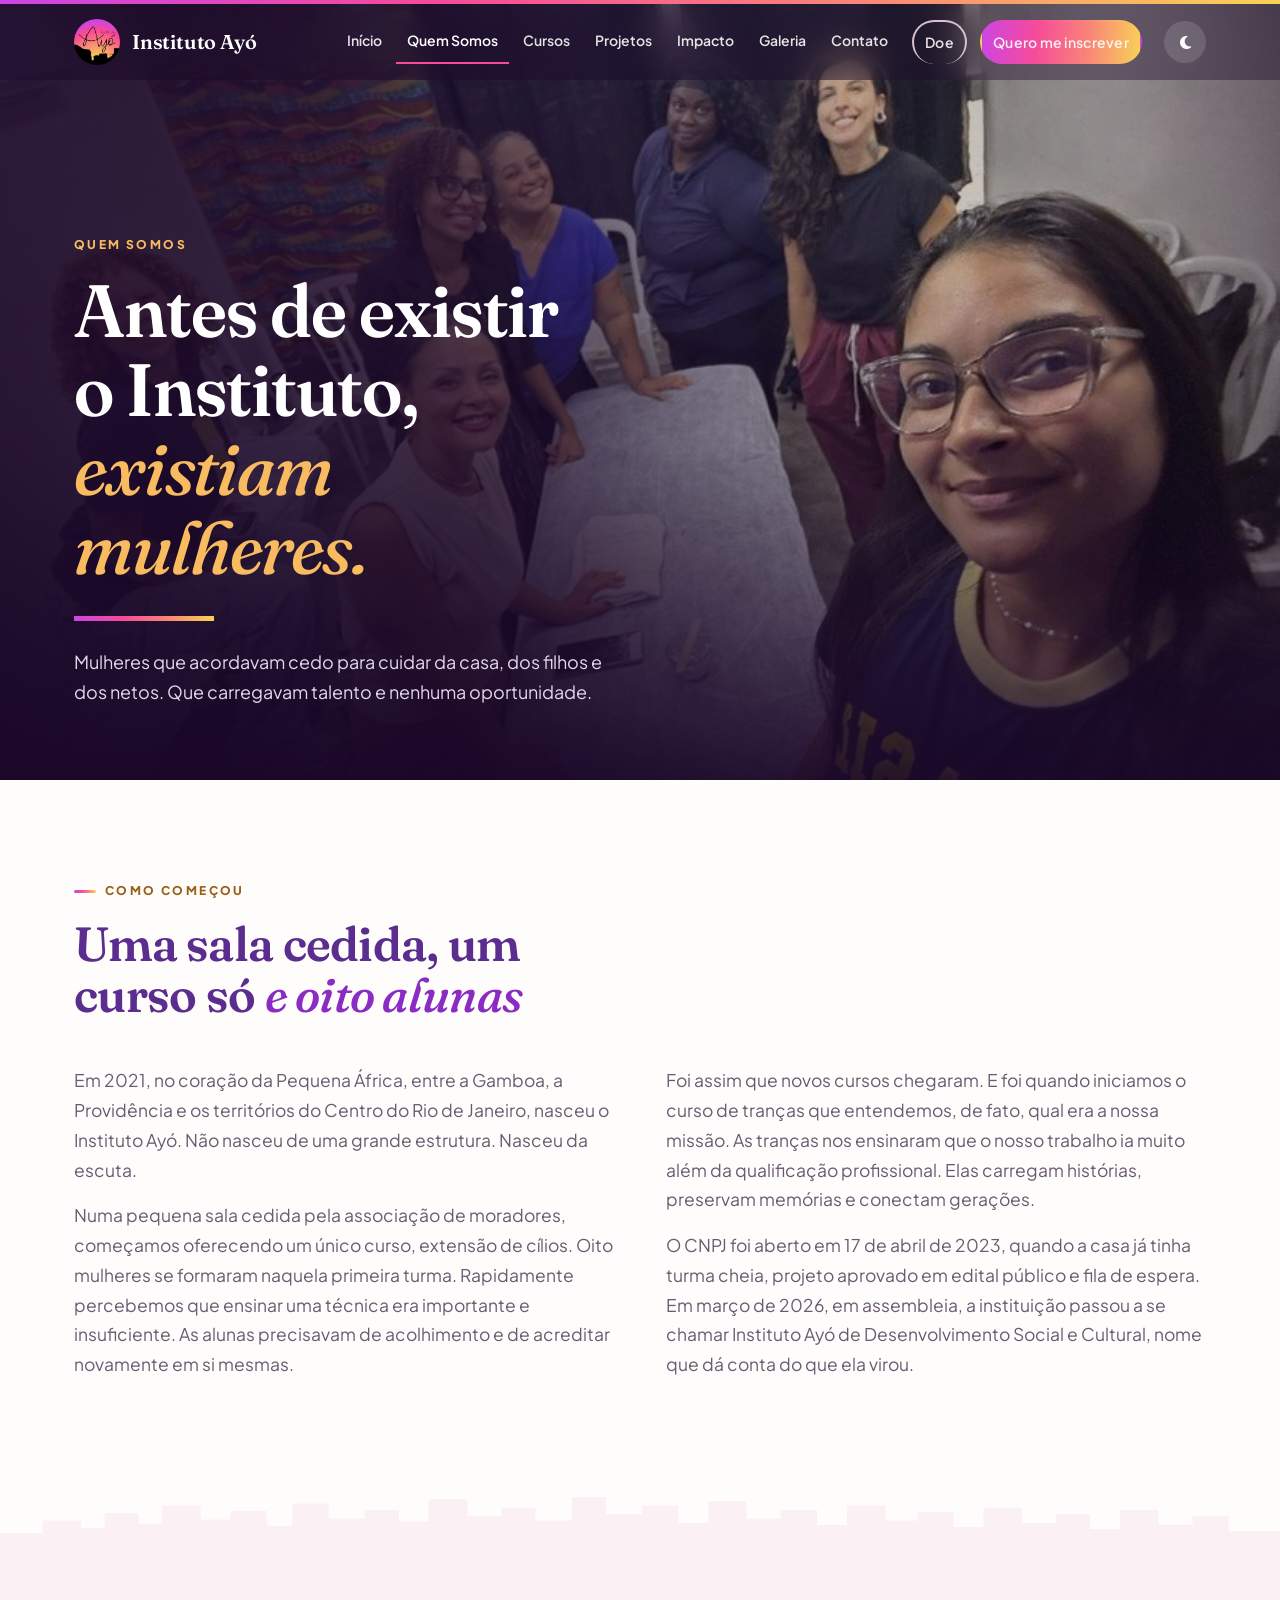
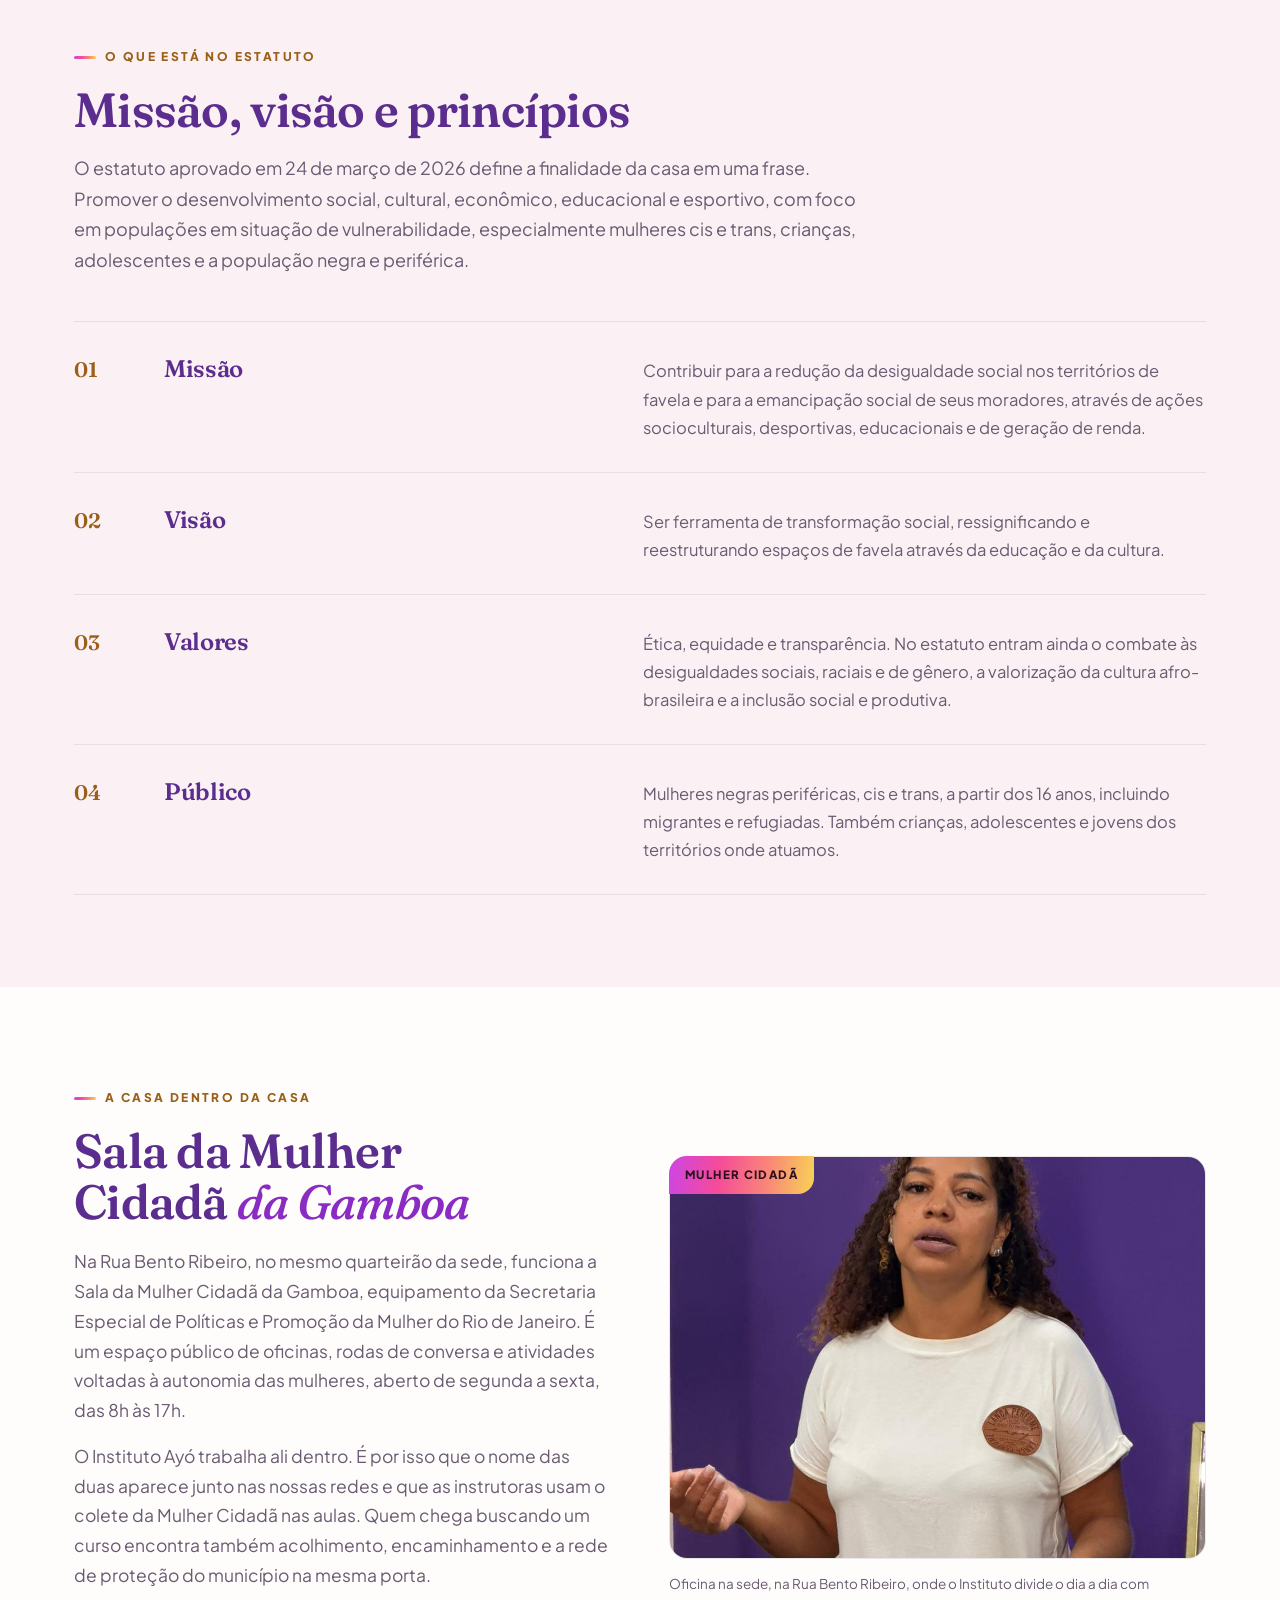
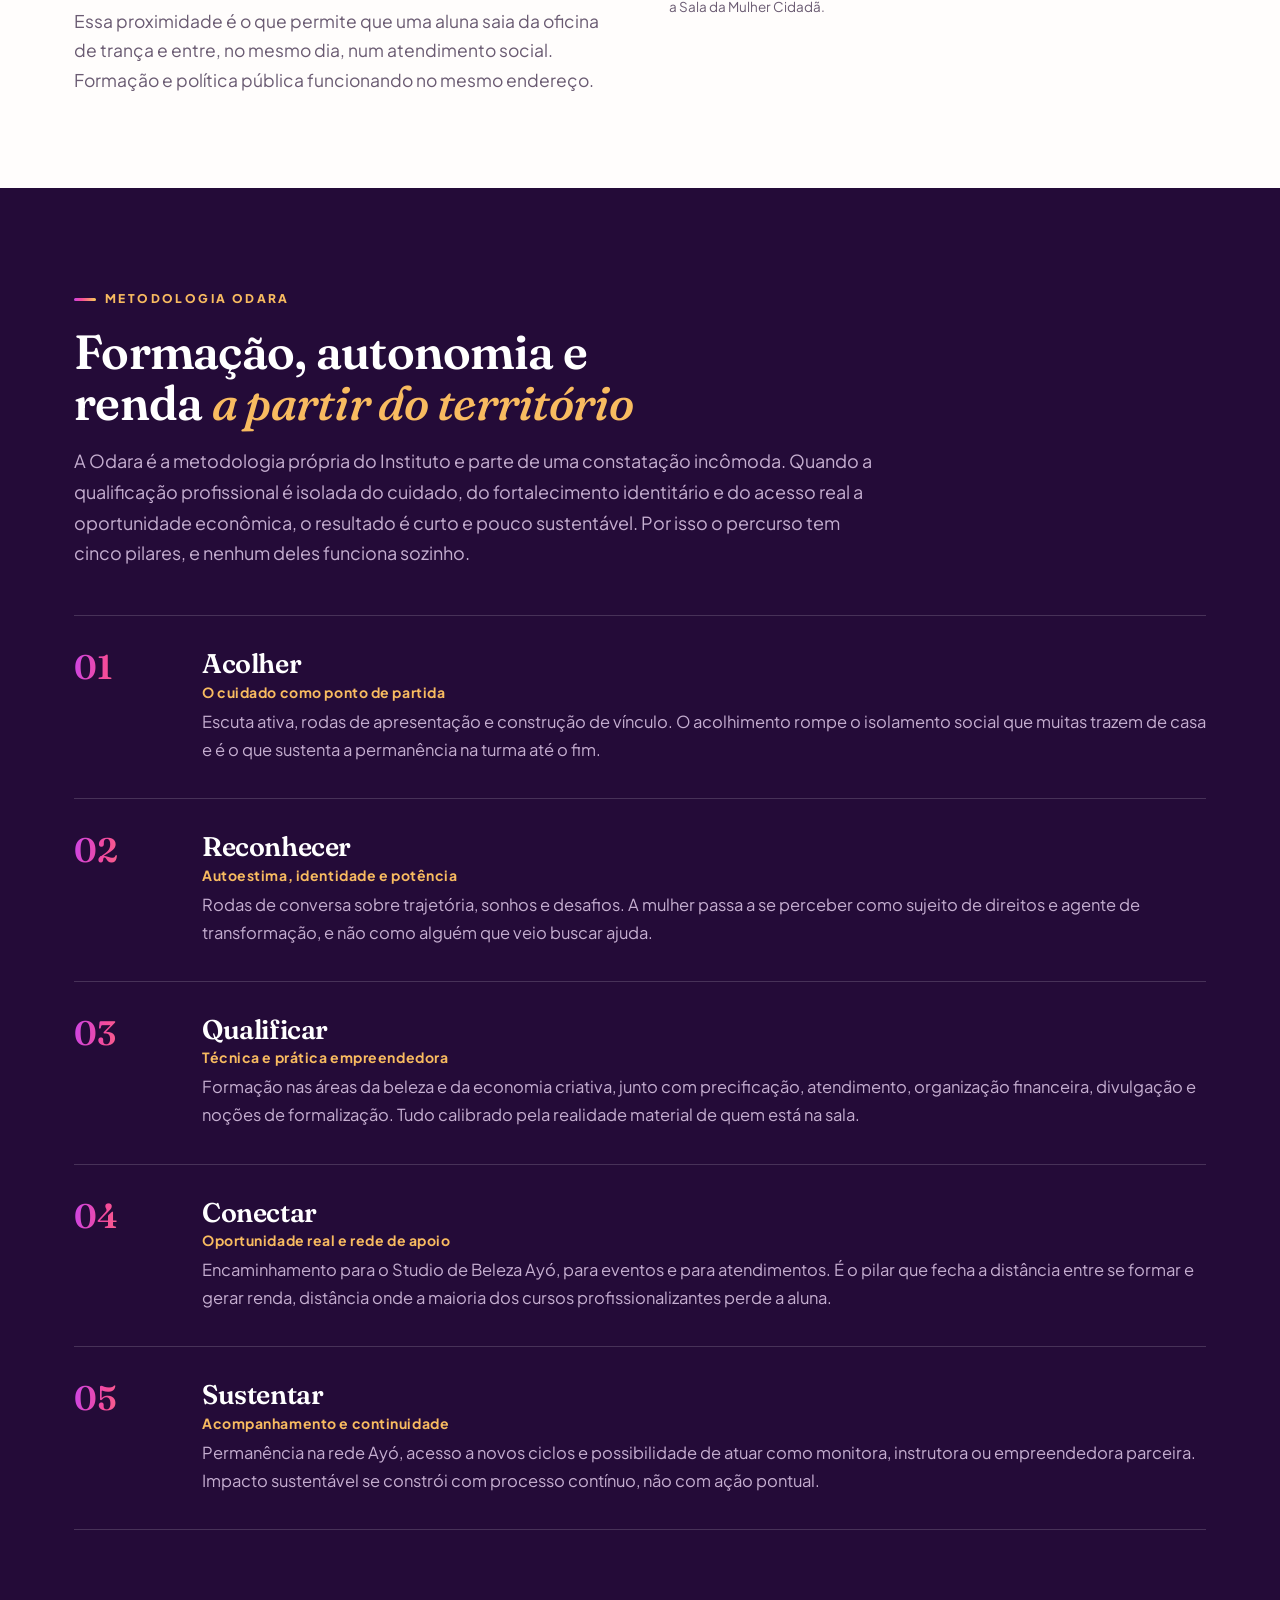
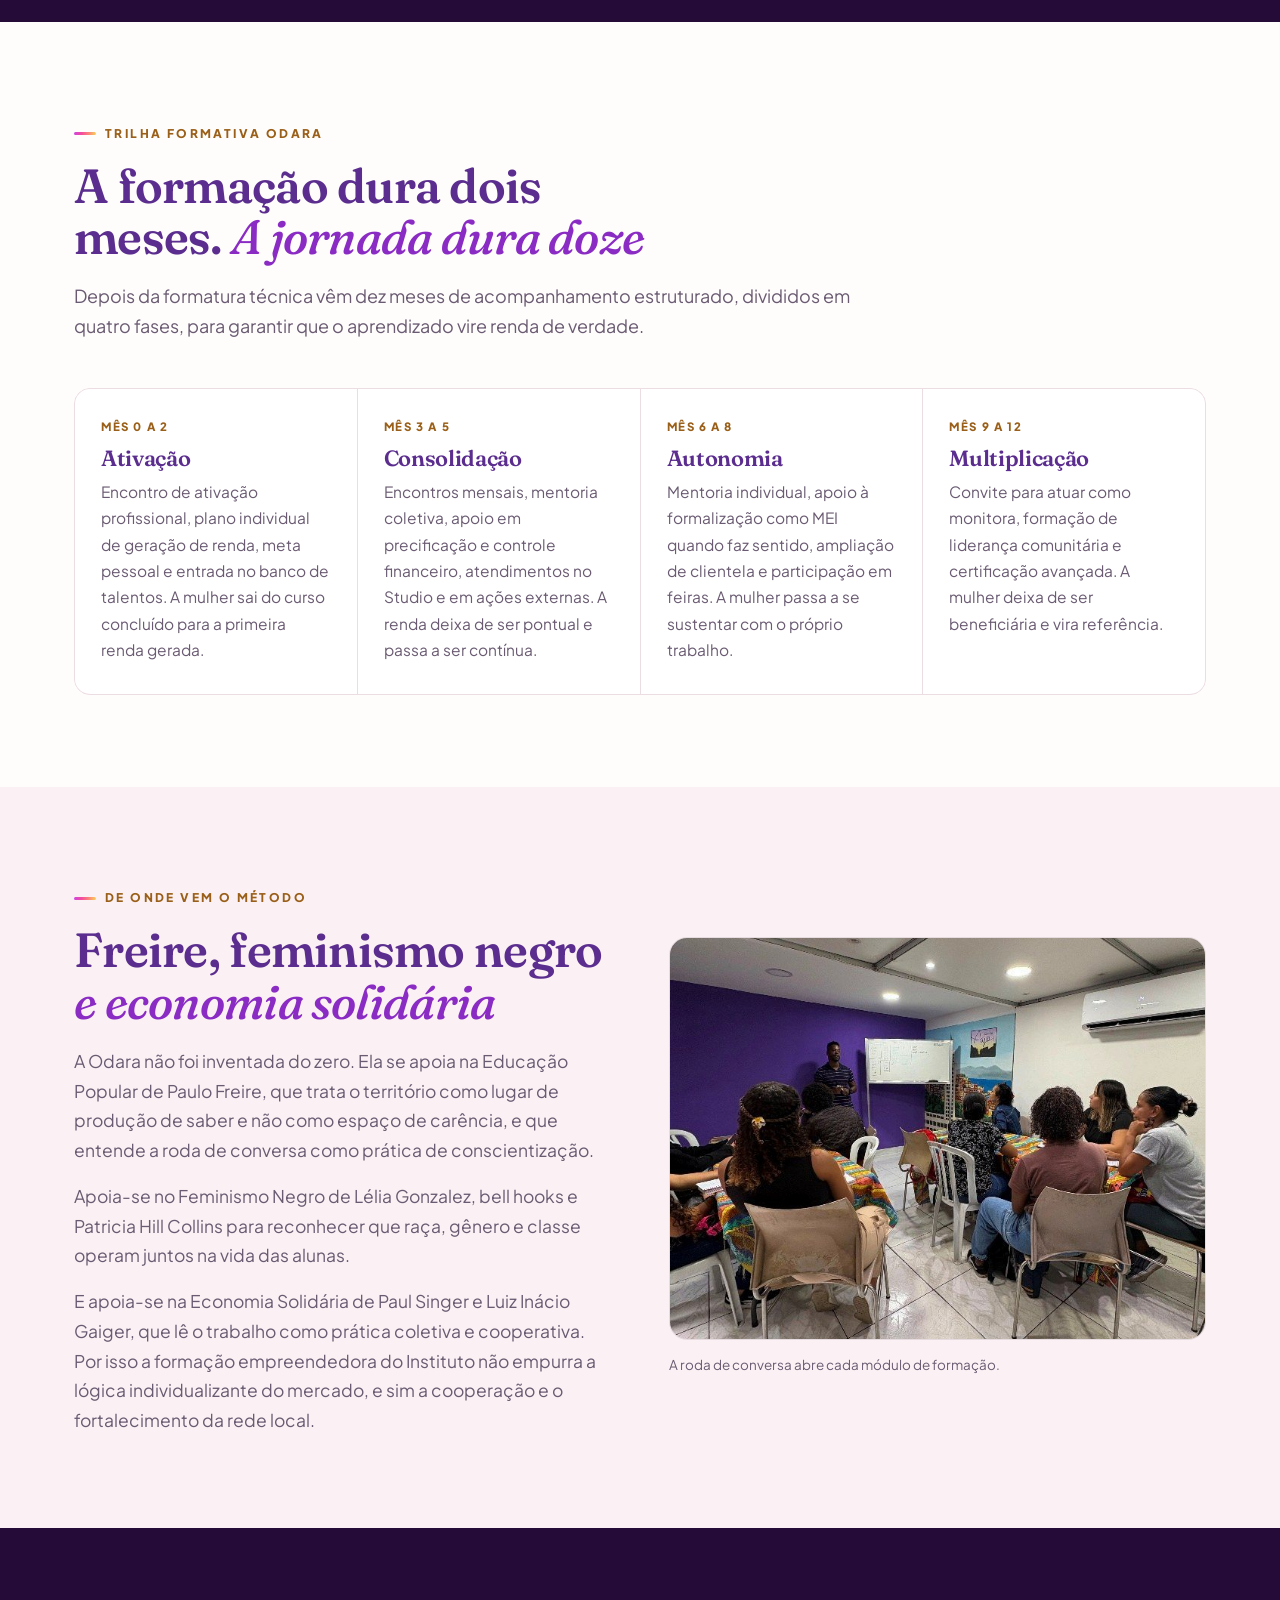
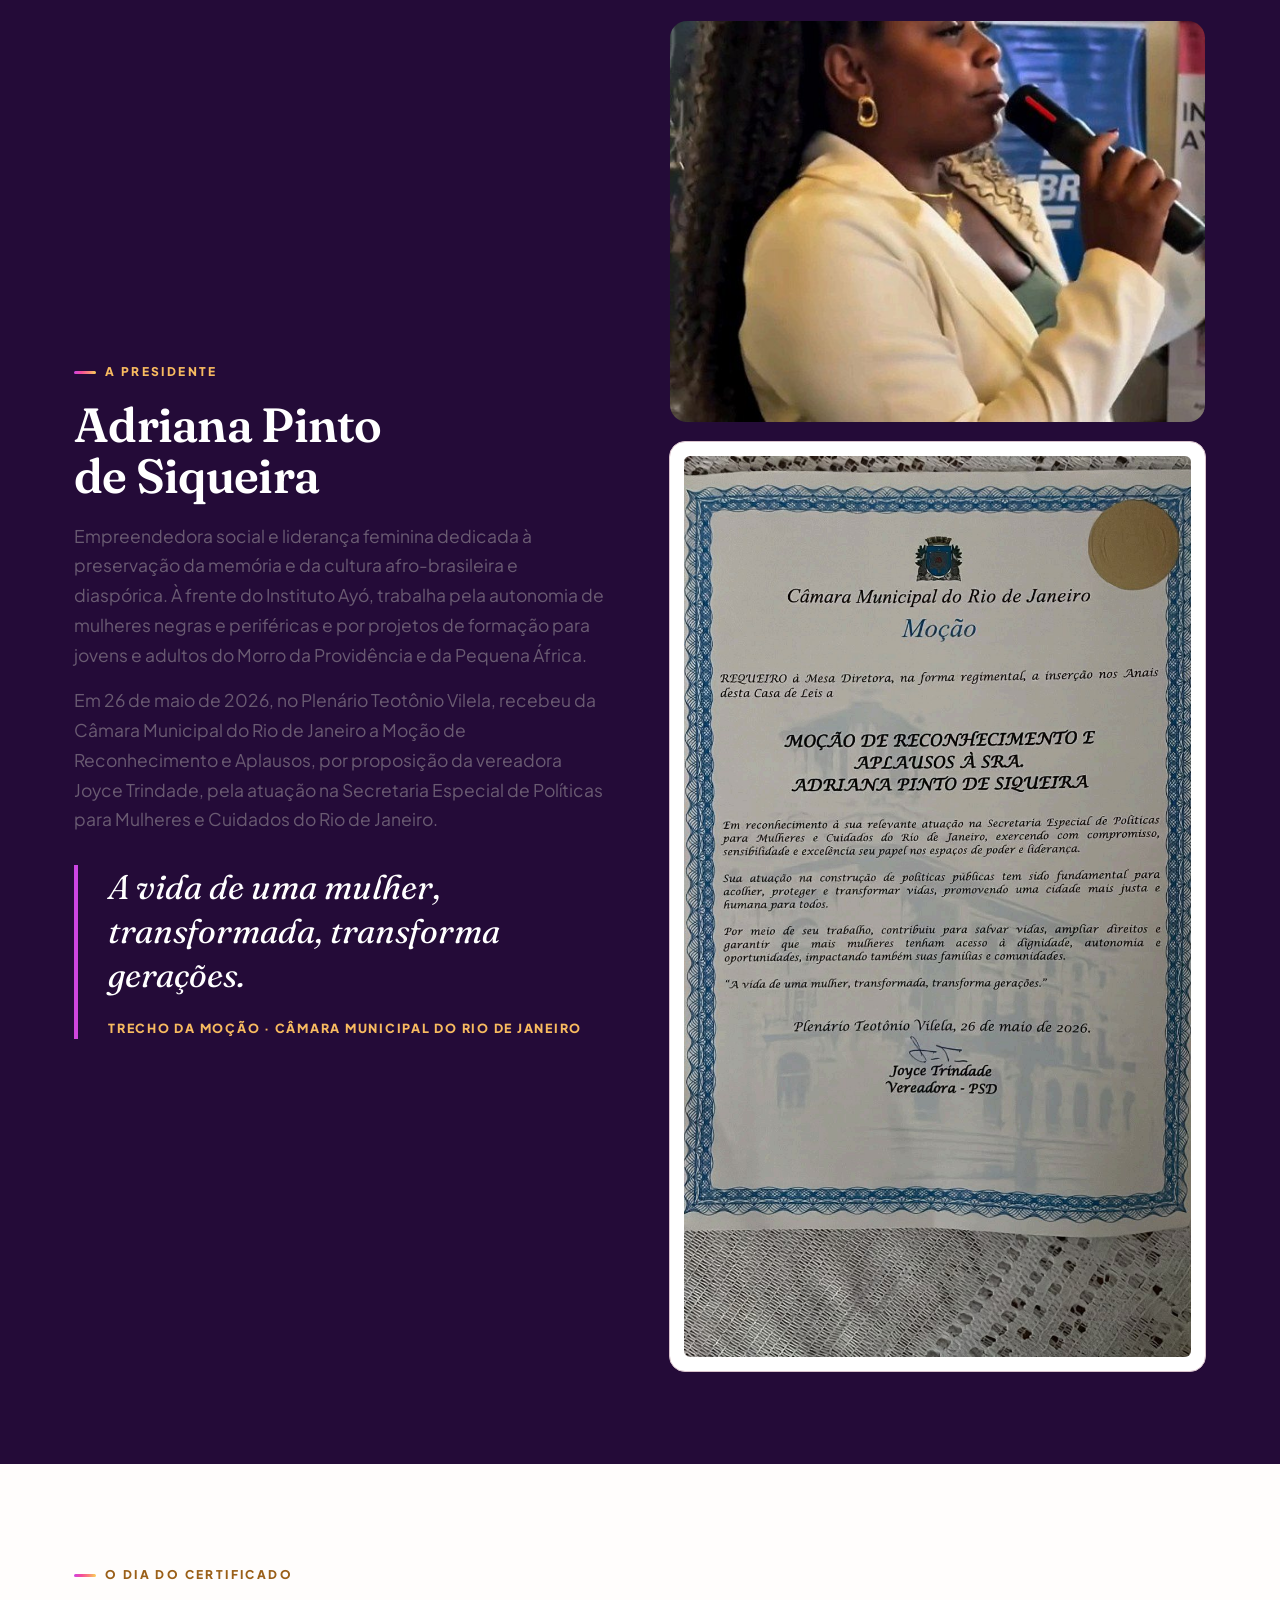
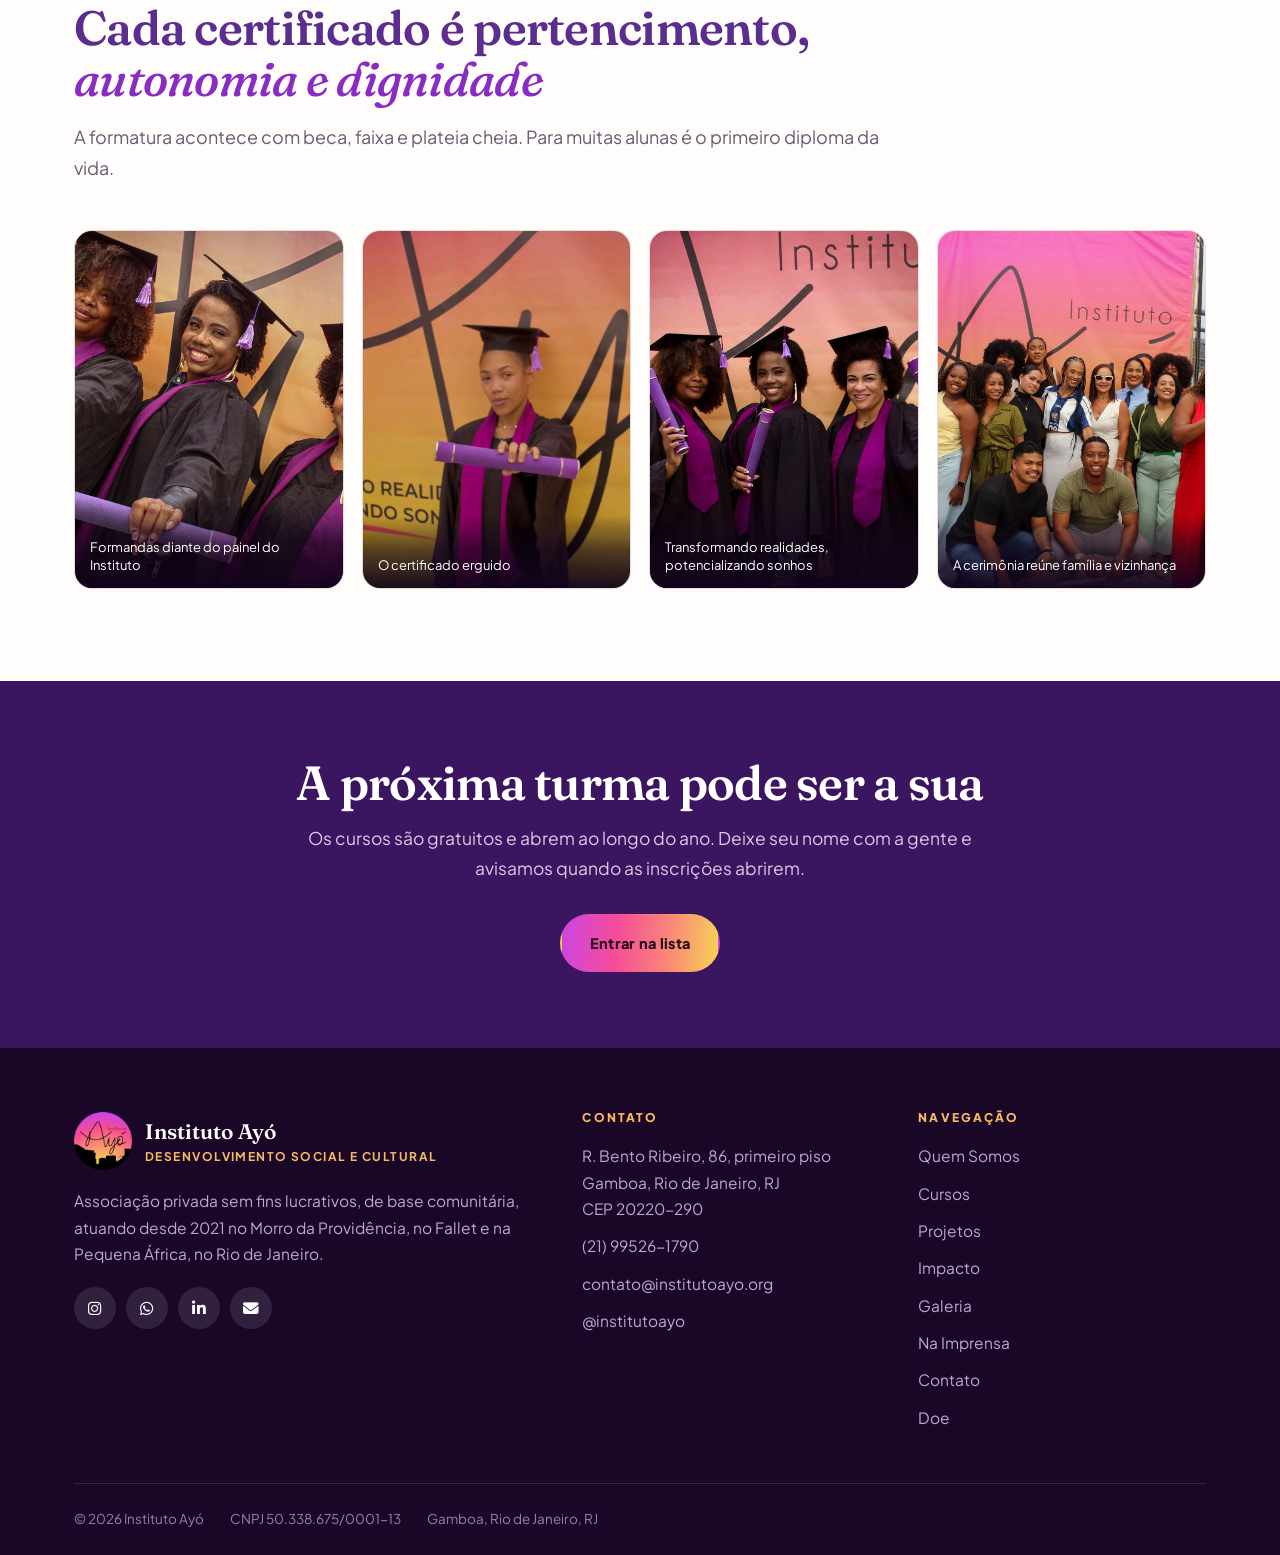
<file: sobre.html>
<!DOCTYPE html>
<html lang="pt-BR">
<head>
<meta charset="UTF-8">
<meta name="viewport" content="width=device-width, initial-scale=1.0">
<title>Quem Somos · Instituto Ayó</title>
<meta name="description" content="A história do Instituto Ayó, da primeira sala cedida em 2021 à Metodologia Odara, com seus cinco pilares e a trilha de doze meses de acompanhamento.">
<meta property="og:title" content="Quem Somos · Instituto Ayó">
<meta property="og:description" content="A história do Instituto Ayó, da primeira sala cedida em 2021 à Metodologia Odara, com seus cinco pilares e a trilha de doze meses de acompanhamento.">
<meta property="og:image" content="https://www.institutoayo.org/img/institucional/formatura-turma.jpg">
<meta property="og:type" content="website">
<meta property="og:locale" content="pt_BR">
<link rel="icon" type="image/png" href="img/marca/favicon.png">
<link rel="apple-touch-icon" href="img/marca/logo-ayo-180.png">
<link rel="preconnect" href="https://fonts.googleapis.com">
<link rel="preconnect" href="https://fonts.gstatic.com" crossorigin>
<link href="https://fonts.googleapis.com/css2?family=Fraunces:ital,opsz,wght@0,9..144,400..700;1,9..144,400..600&family=Plus+Jakarta+Sans:wght@400;500;600;700;800&display=swap" rel="stylesheet">
<link rel="stylesheet" href="https://cdnjs.cloudflare.com/ajax/libs/font-awesome/6.5.2/css/all.min.css">
<script>(function(){try{var t=localStorage.getItem('ayo-tema')||'claro';document.documentElement.setAttribute('data-tema',t);}catch(e){}})();</script>
<link rel="stylesheet" href="style.css?v=20260914e">
<noscript><style>.surge{opacity:1;transform:none}.sobe{opacity:1;transform:none}</style></noscript>
</head>
<body>
<header class="topo">
  <div class="env">
    <a class="marca" href="index.html">
      <img src="img/marca/logo-ayo-circulo.png" alt="" width="46" height="46">
      <b>Instituto Ayó</b>
    </a>
    <nav class="menu" id="menu">
      <a href="index.html">Início</a>
      <a class="ativo" href="sobre.html">Quem Somos</a>
      <a href="cursos.html">Cursos</a>
      <a href="projetos.html">Projetos</a>
      <a href="impacto.html">Impacto</a>
      <a href="galeria.html">Galeria</a>
      <a href="contato.html">Contato</a>
      <a class="botao botao--linha botao--pequeno" href="doe.html">Doe</a>
      <a class="botao botao--sol botao--pequeno" href="contato.html#inscricao">Quero me inscrever</a>
    </nav>
    <div class="topo-acoes">
      <button class="tema-btn" type="button" aria-label="Mudar o tema"></button>
      <button class="menu-btn" type="button" aria-label="Abrir o menu" aria-expanded="false" aria-controls="menu"><span></span></button>
    </div>
  </div>
</header>

<section class="abertura abertura--interna">
  <div class="abertura-foto">
    <img src="img/institucional/formatura-turma.jpg" alt="Turma formada pelo Instituto Ayó posa de beca e faixa roxa segurando os certificados no dia da formatura" fetchpriority="high">
  </div>
  <div class="env">
    <div class="abertura-texto">
      <span class="olho olho--claro sobe d1">Quem somos</span>
      <h1><span class="sobe d2">Antes de existir o Instituto,</span> <em class="sobe d4">existiam mulheres.</em></h1>
      <div class="risco" aria-hidden="true"></div>
      <p class="chamada sobe d7">Mulheres que acordavam cedo para cuidar da casa, dos filhos e dos netos. Que carregavam talento e nenhuma oportunidade.</p>
    </div>
  </div>
</section>

<section class="secao">
  <div class="env">
    <div class="cabeca surge">
      <span class="olho">Como começou</span>
      <h2 class="titulo-secao">Uma sala cedida, um curso só <em>e oito alunas</em></h2>
    </div>
    <div class="duas-colunas surge">
      <p>Em 2021, no coração da Pequena África, entre a Gamboa, a Providência e os territórios do Centro do Rio de Janeiro, nasceu o Instituto Ayó. Não nasceu de uma grande estrutura. Nasceu da escuta.</p>
      <p>Numa pequena sala cedida pela associação de moradores, começamos oferecendo um único curso, extensão de cílios. Oito mulheres se formaram naquela primeira turma. Rapidamente percebemos que ensinar uma técnica era importante e insuficiente. As alunas precisavam de acolhimento e de acreditar novamente em si mesmas.</p>
      <p>Foi assim que novos cursos chegaram. E foi quando iniciamos o curso de tranças que entendemos, de fato, qual era a nossa missão. As tranças nos ensinaram que o nosso trabalho ia muito além da qualificação profissional. Elas carregam histórias, preservam memórias e conectam gerações.</p>
      <p>O CNPJ foi aberto em 17 de abril de 2023, quando a casa já tinha turma cheia, projeto aprovado em edital público e fila de espera. Em março de 2026, em assembleia, a instituição passou a se chamar Instituto Ayó de Desenvolvimento Social e Cultural, nome que dá conta do que ela virou.</p>
    </div>
  </div>
</section>

<svg class="horizonte horizonte--alt" viewBox="0 0 1200 62" preserveAspectRatio="none" aria-hidden="true"><path d="M0,62 L0,50 L40,50 L40,38 L76,38 L76,45 L98,45 L98,31 L130,31 L130,41 L152,41 L152,24 L188,24 L188,37 L216,37 L216,29 L250,29 L250,43 L274,43 L274,22 L308,22 L308,36 L342,36 L342,28 L374,28 L374,39 L402,39 L402,18 L438,18 L438,34 L470,34 L470,26 L502,26 L502,38 L536,38 L536,16 L568,16 L568,32 L602,32 L602,24 L636,24 L636,40 L664,40 L664,20 L700,20 L700,36 L732,36 L732,28 L766,28 L766,42 L794,42 L794,24 L830,24 L830,38 L860,38 L860,30 L894,30 L894,44 L922,44 L922,26 L958,26 L958,40 L990,40 L990,32 L1022,32 L1022,46 L1050,46 L1050,28 L1086,28 L1086,42 L1118,42 L1118,34 L1152,34 L1152,48 L1200,48 L1200,62 Z"></path></svg>

<section class="secao secao--alt">
  <div class="env">
    <div class="cabeca surge">
      <span class="olho">O que está no estatuto</span>
      <h2 class="titulo-secao">Missão, visão e princípios</h2>
      <p class="apoio">O estatuto aprovado em 24 de março de 2026 define a finalidade da casa em uma frase. Promover o desenvolvimento social, cultural, econômico, educacional e esportivo, com foco em populações em situação de vulnerabilidade, especialmente mulheres cis e trans, crianças, adolescentes e a população negra e periférica.</p>
    </div>
    <div class="areas surge">
      <article class="area">
        <b>01</b>
        <h3>Missão</h3>
        <p>Contribuir para a redução da desigualdade social nos territórios de favela e para a emancipação social de seus moradores, através de ações socioculturais, desportivas, educacionais e de geração de renda.</p>
      </article>
      <article class="area">
        <b>02</b>
        <h3>Visão</h3>
        <p>Ser ferramenta de transformação social, ressignificando e reestruturando espaços de favela através da educação e da cultura.</p>
      </article>
      <article class="area">
        <b>03</b>
        <h3>Valores</h3>
        <p>Ética, equidade e transparência. No estatuto entram ainda o combate às desigualdades sociais, raciais e de gênero, a valorização da cultura afro-brasileira e a inclusão social e produtiva.</p>
      </article>
      <article class="area">
        <b>04</b>
        <h3>Público</h3>
        <p>Mulheres negras periféricas, cis e trans, a partir dos 16 anos, incluindo migrantes e refugiadas. Também crianças, adolescentes e jovens dos territórios onde atuamos.</p>
      </article>
    </div>
  </div>
</section>


<section class="secao">
  <div class="env">
    <div class="linha-foto">
      <div class="surge">
        <span class="olho">A casa dentro da casa</span>
        <h2 class="titulo-secao">Sala da Mulher Cidadã <em>da Gamboa</em></h2>
        <p>Na Rua Bento Ribeiro, no mesmo quarteirão da sede, funciona a Sala da Mulher Cidadã da Gamboa, equipamento da Secretaria Especial de Políticas e Promoção da Mulher do Rio de Janeiro. É um espaço público de oficinas, rodas de conversa e atividades voltadas à autonomia das mulheres, aberto de segunda a sexta, das 8h às 17h.</p>
        <p>O Instituto Ayó trabalha ali dentro. É por isso que o nome das duas aparece junto nas nossas redes e que as instrutoras usam o colete da Mulher Cidadã nas aulas. Quem chega buscando um curso encontra também acolhimento, encaminhamento e a rede de proteção do município na mesma porta.</p>
        <p>Essa proximidade é o que permite que uma aluna saia da oficina de trança e entre, no mesmo dia, num atendimento social. Formação e política pública funcionando no mesmo endereço.</p>
      </div>
      <figure class="linha-foto-media surge">
        <img src="img/institucional/cuidado-capilar.jpg" alt="Instrutora conduz oficina de cuidado capilar na sede do Instituto Ayó, na Rua Bento Ribeiro, com produtos sobre a mesa" loading="lazy">
        <span class="selo-canto">Mulher Cidadã</span>
        <figcaption>Oficina na sede, na Rua Bento Ribeiro, onde o Instituto divide o dia a dia com a Sala da Mulher Cidadã.</figcaption>
      </figure>
    </div>
  </div>
</section>

<section class="secao secao--noite" id="odara">
  <div class="env">
    <div class="cabeca surge">
      <span class="olho olho--claro">Metodologia Odara</span>
      <h2 class="titulo-secao">Formação, autonomia e renda <em>a partir do território</em></h2>
      <p class="apoio">A Odara é a metodologia própria do Instituto e parte de uma constatação incômoda. Quando a qualificação profissional é isolada do cuidado, do fortalecimento identitário e do acesso real a oportunidade econômica, o resultado é curto e pouco sustentável. Por isso o percurso tem cinco pilares, e nenhum deles funciona sozinho.</p>
    </div>
    <div class="pilares surge">
      <article class="pilar">
        <div>
          <h3>Acolher<span>O cuidado como ponto de partida</span></h3>
          <p>Escuta ativa, rodas de apresentação e construção de vínculo. O acolhimento rompe o isolamento social que muitas trazem de casa e é o que sustenta a permanência na turma até o fim.</p>
        </div>
      </article>
      <article class="pilar">
        <div>
          <h3>Reconhecer<span>Autoestima, identidade e potência</span></h3>
          <p>Rodas de conversa sobre trajetória, sonhos e desafios. A mulher passa a se perceber como sujeito de direitos e agente de transformação, e não como alguém que veio buscar ajuda.</p>
        </div>
      </article>
      <article class="pilar">
        <div>
          <h3>Qualificar<span>Técnica e prática empreendedora</span></h3>
          <p>Formação nas áreas da beleza e da economia criativa, junto com precificação, atendimento, organização financeira, divulgação e noções de formalização. Tudo calibrado pela realidade material de quem está na sala.</p>
        </div>
      </article>
      <article class="pilar">
        <div>
          <h3>Conectar<span>Oportunidade real e rede de apoio</span></h3>
          <p>Encaminhamento para o Studio de Beleza Ayó, para eventos e para atendimentos. É o pilar que fecha a distância entre se formar e gerar renda, distância onde a maioria dos cursos profissionalizantes perde a aluna.</p>
        </div>
      </article>
      <article class="pilar">
        <div>
          <h3>Sustentar<span>Acompanhamento e continuidade</span></h3>
          <p>Permanência na rede Ayó, acesso a novos ciclos e possibilidade de atuar como monitora, instrutora ou empreendedora parceira. Impacto sustentável se constrói com processo contínuo, não com ação pontual.</p>
        </div>
      </article>
    </div>
  </div>
</section>

<section class="secao">
  <div class="env">
    <div class="cabeca surge">
      <span class="olho">Trilha Formativa Odara</span>
      <h2 class="titulo-secao">A formação dura dois meses. <em>A jornada dura doze</em></h2>
      <p class="apoio">Depois da formatura técnica vêm dez meses de acompanhamento estruturado, divididos em quatro fases, para garantir que o aprendizado vire renda de verdade.</p>
    </div>
    <div class="trilha surge">
      <article class="fase">
        <span class="quando">Mês 0 a 2</span>
        <h3>Ativação</h3>
        <p>Encontro de ativação profissional, plano individual de geração de renda, meta pessoal e entrada no banco de talentos. A mulher sai do curso concluído para a primeira renda gerada.</p>
      </article>
      <article class="fase">
        <span class="quando">Mês 3 a 5</span>
        <h3>Consolidação</h3>
        <p>Encontros mensais, mentoria coletiva, apoio em precificação e controle financeiro, atendimentos no Studio e em ações externas. A renda deixa de ser pontual e passa a ser contínua.</p>
      </article>
      <article class="fase">
        <span class="quando">Mês 6 a 8</span>
        <h3>Autonomia</h3>
        <p>Mentoria individual, apoio à formalização como MEI quando faz sentido, ampliação de clientela e participação em feiras. A mulher passa a se sustentar com o próprio trabalho.</p>
      </article>
      <article class="fase">
        <span class="quando">Mês 9 a 12</span>
        <h3>Multiplicação</h3>
        <p>Convite para atuar como monitora, formação de liderança comunitária e certificação avançada. A mulher deixa de ser beneficiária e vira referência.</p>
      </article>
    </div>
  </div>
</section>

<section class="secao secao--alt">
  <div class="env">
    <div class="linha-foto">
      <div class="surge">
        <span class="olho">De onde vem o método</span>
        <h2 class="titulo-secao">Freire, feminismo negro <em>e economia solidária</em></h2>
        <p>A Odara não foi inventada do zero. Ela se apoia na Educação Popular de Paulo Freire, que trata o território como lugar de produção de saber e não como espaço de carência, e que entende a roda de conversa como prática de conscientização.</p>
        <p>Apoia-se no Feminismo Negro de Lélia Gonzalez, bell hooks e Patricia Hill Collins para reconhecer que raça, gênero e classe operam juntos na vida das alunas.</p>
        <p>E apoia-se na Economia Solidária de Paul Singer e Luiz Inácio Gaiger, que lê o trabalho como prática coletiva e cooperativa. Por isso a formação empreendedora do Instituto não empurra a lógica individualizante do mercado, e sim a cooperação e o fortalecimento da rede local.</p>
      </div>
      <figure class="linha-foto-media surge">
        <img src="img/institucional/sala-roda.jpg" alt="Roda de conversa na sala do Instituto Ayó, com participantes sentadas em círculo" loading="lazy">
        <figcaption>A roda de conversa abre cada módulo de formação.</figcaption>
      </figure>
    </div>
  </div>
</section>

<section class="secao secao--noite">
  <div class="env">
    <div class="linha-foto">
      <div class="surge">
        <span class="olho olho--claro">A presidente</span>
        <h2 class="titulo-secao">Adriana Pinto de Siqueira</h2>
        <p>Empreendedora social e liderança feminina dedicada à preservação da memória e da cultura afro-brasileira e diaspórica. À frente do Instituto Ayó, trabalha pela autonomia de mulheres negras e periféricas e por projetos de formação para jovens e adultos do Morro da Providência e da Pequena África.</p>
        <p>Em 26 de maio de 2026, no Plenário Teotônio Vilela, recebeu da Câmara Municipal do Rio de Janeiro a Moção de Reconhecimento e Aplausos, por proposição da vereadora Joyce Trindade, pela atuação na Secretaria Especial de Políticas para Mulheres e Cuidados do Rio de Janeiro.</p>
        <blockquote class="citacao" style="margin-top:30px">
          <p>A vida de uma mulher, transformada, transforma gerações.</p>
          <cite>Trecho da Moção &middot; Câmara Municipal do Rio de Janeiro</cite>
        </blockquote>
      </div>
      <div class="surge">
        <figure class="linha-foto-media" style="margin-bottom:18px">
          <img src="img/institucional/adriana-siqueira.jpg" alt="Adriana Pinto de Siqueira, presidente do Instituto Ayó, fala ao microfone durante um evento" loading="lazy">
        </figure>
        <figure class="documento">
          <img src="img/institucional/mocao-camara.jpg" alt="Documento da Moção de Reconhecimento e Aplausos concedida pela Câmara Municipal do Rio de Janeiro a Adriana Pinto de Siqueira em 26 de maio de 2026" loading="lazy">
        </figure>
      </div>
    </div>
  </div>
</section>

<section class="secao">
  <div class="env">
    <div class="cabeca surge">
      <span class="olho">O dia do certificado</span>
      <h2 class="titulo-secao">Cada certificado é pertencimento, <em>autonomia e dignidade</em></h2>
      <p class="apoio">A formatura acontece com beca, faixa e plateia cheia. Para muitas alunas é o primeiro diploma da vida.</p>
    </div>
    <div class="galeria surge">
      <button type="button" class="gal-item" data-legenda="Formandas diante do painel do Instituto Ayó no dia da cerimônia">
        <img src="img/institucional/formatura-trio.jpg" alt="Três mulheres negras de beca e capelo sorriem na formatura do Instituto Ayó, uma delas segura o diploma enrolado com fita roxa" loading="lazy">
        <figcaption>Formandas diante do painel do Instituto</figcaption>
      </button>
      <button type="button" class="gal-item" data-legenda="Certificado erguido no dia da formatura">
        <img src="img/institucional/formatura-diploma.jpg" alt="Formanda de beca ergue o certificado diante do painel do Instituto Ayó" loading="lazy">
        <figcaption>O certificado erguido</figcaption>
      </button>
      <button type="button" class="gal-item" data-legenda="Formanda no painel Transformando realidades, potencializando sonhos">
        <img src="img/institucional/formatura-painel.jpg" alt="Formanda de beca e faixa roxa posa diante do painel do Instituto Ayó com os dizeres Transformando realidades, potencializando sonhos" loading="lazy">
        <figcaption>Transformando realidades, potencializando sonhos</figcaption>
      </button>
      <button type="button" class="gal-item" data-legenda="Convidados e formandas reunidos na cerimônia de entrega dos certificados">
        <img src="img/institucional/formatura-grupo.jpg" alt="Grupo de convidados e formandas reunidos diante do painel do Instituto Ayó durante a cerimônia" loading="lazy">
        <figcaption>A cerimônia reúne família e vizinhança</figcaption>
      </button>
    </div>
  </div>
</section>

<section class="faixa-cta">
  <div class="env">
    <h2 class="titulo-secao">A próxima turma pode ser a sua</h2>
    <p>Os cursos são gratuitos e abrem ao longo do ano. Deixe seu nome com a gente e avisamos quando as inscrições abrirem.</p>
    <a class="botao botao--sol" href="contato.html#inscricao">Entrar na lista</a>
  </div>
</section>

<footer class="rodape">
  <div class="env">
    <div class="rodape-grade">
      <div>
        <div class="rodape-marca">
          <img src="img/marca/logo-ayo-circulo.png" alt="" width="56" height="56">
          <b>Instituto Ayó<span>Desenvolvimento social e cultural</span></b>
        </div>
        <p>Associação privada sem fins lucrativos, de base comunitária, atuando desde 2021 no Morro da Providência, no Fallet e na Pequena África, no Rio de Janeiro.</p>
        <div class="redes">
          <a href="https://www.instagram.com/institutoayo/" target="_blank" rel="noopener" aria-label="Instagram do Instituto Ayó"><i class="fab fa-instagram" aria-hidden="true"></i></a>
          <a href="https://wa.me/5521995261790" target="_blank" rel="noopener" aria-label="WhatsApp do Instituto Ayó"><i class="fab fa-whatsapp" aria-hidden="true"></i></a>
          <a href="https://www.linkedin.com/company/instituto-ayo" target="_blank" rel="noopener" aria-label="LinkedIn do Instituto Ayó"><i class="fab fa-linkedin-in" aria-hidden="true"></i></a>
          <a href="mailto:contato@institutoayo.org" aria-label="E-mail do Instituto Ayó"><i class="fas fa-envelope" aria-hidden="true"></i></a>
        </div>
      </div>
      <div>
        <h4>Contato</h4>
        <ul>
          <li>R. Bento Ribeiro, 86, primeiro piso<br>Gamboa, Rio de Janeiro, RJ<br>CEP 20220-290</li>
          <li><a href="https://wa.me/5521995261790" target="_blank" rel="noopener">(21) 99526-1790</a></li>
          <li><a href="mailto:contato@institutoayo.org">contato@institutoayo.org</a></li>
          <li><a href="https://www.instagram.com/institutoayo/" target="_blank" rel="noopener">@institutoayo</a></li>
        </ul>
      </div>
      <div>
        <h4>Navegação</h4>
        <ul>
          <li><a href="sobre.html">Quem Somos</a></li>
          <li><a href="cursos.html">Cursos</a></li>
          <li><a href="projetos.html">Projetos</a></li>
          <li><a href="impacto.html">Impacto</a></li>
          <li><a href="galeria.html">Galeria</a></li>
          <li><a href="imprensa.html">Na Imprensa</a></li>
          <li><a href="contato.html">Contato</a></li>
          <li><a href="doe.html">Doe</a></li>
        </ul>
      </div>
    </div>
    <div class="rodape-base">
      <span>&copy; <span class="ano-atual">2026</span> Instituto Ayó</span>
      <span>CNPJ 50.338.675/0001-13</span>
      <span>Gamboa, Rio de Janeiro, RJ</span>
    </div>
  </div>
</footer>

<div class="lightbox" role="dialog" aria-modal="true" aria-label="Foto ampliada">
  <button class="lightbox-fechar" type="button" aria-label="Fechar">&times;</button>
  <figure><img alt=""><figcaption></figcaption></figure>
</div>

<script src="dados.js?v=20260914e"></script>
<script src="script.js?v=20260914e"></script>
</body>
</html>
</file>
<file: style.css>
/* ============================================================
   style.css — Instituto Ayó de Desenvolvimento Social e Cultural
   www.institutoayo.org

   As cores saíram dos pixels da logo original.
     Magenta   #CC45E5   topo do degradê
     Pink      #F54B9A
     Coral     #F98379
     Âmbar     #F8BB60
     Amarelo   #F8D256   base do degradê
     Roxo      #5B2D8E   estrutura, títulos, links
     Noite     #240B38   fundos escuros
     Preto     #0A0A0A   a silhueta do morro

   Tipografia
     Fraunces           display
     Plus Jakarta Sans  texto
   ============================================================ */

*, *::before, *::after { box-sizing: border-box; }
* { margin: 0; padding: 0; }

:root {
  --magenta: #CC45E5;
  --pink:    #F54B9A;
  --coral:   #F98379;
  --ambar:   #F8BB60;
  --amarelo: #F8D256;
  --roxo:    #5B2D8E;
  --roxo-vivo: #8A2BC4;
  --roxo-fundo: #3C1560;
  --noite:   #240B38;
  --noite-2: #1A0728;

  --sol: linear-gradient(96deg, var(--magenta) 0%, var(--pink) 34%, var(--coral) 66%, var(--amarelo) 100%);

  --fundo:       #FFFDFC;
  --fundo-alt:   #FBF1F4;
  --cartao:      #FFFFFF;
  --linha:       #ECDDE3;
  --linha-forte: #D9C2CC;
  --texto:       #2A1F30;
  --texto-suave: #6A5B72;
  --ouro-tinta:  #9A5F18;

  --display: 'Fraunces', 'Iowan Old Style', Georgia, serif;
  --corpo:   'Plus Jakarta Sans', 'Segoe UI', system-ui, sans-serif;

  --topo: 76px;
  --env: 1180px;

  --raio-foto: 18px;
  --raio-bloco: 16px;
  --raio-campo: 12px;
  --contorno: 1px solid rgba(42,31,48,.10);
}

[data-tema="escuro"] {
  --roxo:        #D8B4F8;
  --roxo-vivo:   #E5C8FF;
  --roxo-fundo:  #3C1560;
  --fundo:       #170724;
  --fundo-alt:   #200B31;
  --cartao:      #2A1040;
  --linha:       #402154;
  --linha-forte: #563070;
  --texto:       #F6EDF6;
  --texto-suave: #BCA6C6;
  --ouro-tinta:  #F0C176;
  --contorno: 1px solid rgba(255,255,255,.12);
}

html { overflow-x: hidden; scroll-behavior: smooth; scroll-padding-top: calc(var(--topo) + 16px); }
body {
  overflow-x: hidden;
  background: var(--fundo);
  color: var(--texto);
  font-family: var(--corpo);
  font-size: 17.5px;
  line-height: 1.7;
  -webkit-font-smoothing: antialiased;
}
img { max-width: 100%; display: block; }
a { color: inherit; }
:focus-visible { outline: 3px solid var(--pink); outline-offset: 3px; }

/* a faixa do pôr do sol no topo da página, assinatura da marca */
body::before {
  content: ""; position: fixed; inset: 0 0 auto 0; height: 4px; z-index: 200;
  background: var(--sol);
}

.env { width: min(var(--env), 100%); margin-inline: auto; padding-inline: 24px; }
.env--estreito { width: min(780px, 100%); }

/* ============================================================
   TIPOGRAFIA
   ============================================================ */
h1, h2, h3, h4 {
  font-family: var(--display);
  font-variation-settings: 'SOFT' 30, 'WONK' 1;
  line-height: 1.07;
  font-weight: 600;
  text-wrap: balance;
  letter-spacing: -.015em;
}
h1 em, h2 em, h3 em { font-style: italic; font-weight: 500; }

.titulo-pagina { font-size: clamp(40px, 6.6vw, 78px); }
.titulo-secao  { font-size: clamp(30px, 4.4vw, 48px); color: var(--roxo); }
.titulo-secao em { color: var(--roxo-vivo); }

.olho {
  display: inline-flex; align-items: center; gap: 9px;
  font-family: var(--corpo); font-size: 12px; font-weight: 800;
  letter-spacing: .2em; text-transform: uppercase;
  color: var(--ouro-tinta); margin-bottom: 16px;
}
.olho::before {
  content: ""; width: 22px; height: 3px; border-radius: 3px; background: var(--sol);
}
.olho--claro { color: var(--ambar); }

.cabeca { max-width: 66ch; margin-bottom: 46px; }
.apoio { color: var(--texto-suave); max-width: 62ch; margin-top: 18px; font-size: 18px; }

/* ============================================================
   BOTÕES
   ============================================================ */
.botao {
  display: inline-flex; align-items: center; gap: 9px;
  font-size: 14.5px; font-weight: 800; letter-spacing: .02em;
  padding: 15px 28px; border: 2px solid transparent; border-radius: 999px;
  text-decoration: none; cursor: pointer;
  transition: background .18s, color .18s, border-color .18s;
}
.botao--sol   { background: var(--sol); color: #2B0F1E; }
.botao--sol:hover { filter: brightness(1.07); }
.botao--roxo  { background: var(--roxo); color: #fff; }
[data-tema="escuro"] .botao--roxo { color: #1A0728; }
.botao--roxo:hover { background: var(--roxo-vivo); }
.botao--linha { border-color: var(--linha-forte); color: var(--roxo); }
.botao--linha:hover { border-color: var(--roxo); }
.botao--claro { border-color: rgba(255,255,255,.6); color: #fff; }
.botao--claro:hover { background: rgba(255,255,255,.14); }
.botao--pequeno { padding: 11px 18px; font-size: 13px; }

/* link de seguir adiante, no lugar de botão em bloco de conteúdo */
.adiante {
  display: inline-flex; align-items: center; gap: 8px; margin-top: 22px;
  font-weight: 800; font-size: 15px; color: var(--roxo); text-decoration: none;
  border-bottom: 2px solid var(--pink); padding-bottom: 3px;
}
.adiante:hover { border-bottom-color: var(--roxo); }
.adiante::after { content: "→"; }

/* ============================================================
   CABEÇALHO
   ============================================================ */
.topo {
  position: fixed; inset: 4px 0 auto 0; z-index: 90; height: var(--topo);
  display: flex; align-items: center;
  background: rgba(26, 7, 40, .38);
  backdrop-filter: blur(18px); -webkit-backdrop-filter: blur(18px);
  transition: background .3s;
}
.topo.solido { background: var(--noite-2); }
.topo .env { display: flex; align-items: center; gap: 22px; }
.marca { display: flex; align-items: center; gap: 12px; text-decoration: none; margin-right: auto; }
.marca img { width: 46px; height: 46px; border-radius: 14px; }
.marca b {
  font-family: var(--display); font-size: 20px; font-weight: 600;
  color: #fff; letter-spacing: -.01em; white-space: nowrap;
}
.menu { display: flex; align-items: center; gap: 3px; }
.menu a {
  color: rgba(255,255,255,.88); text-decoration: none;
  font-size: 14px; font-weight: 600; padding: 9px 11px; white-space: nowrap;
  border-bottom: 2px solid transparent; transition: border-color .18s, color .18s;
}
.menu a:hover { color: #fff; border-bottom-color: rgba(255,255,255,.5); }
.menu a.ativo { color: #fff; border-bottom-color: var(--pink); }
.menu .botao { margin-left: 10px; border-bottom: 0; }
.topo-acoes { display: flex; align-items: center; gap: 8px; }
.tema-btn, .menu-btn {
  width: 42px; height: 42px; display: grid; place-items: center;
  background: rgba(255,255,255,.13); border: 0; border-radius: 50%;
  color: #fff; cursor: pointer; font-size: 15px;
}
.tema-btn:hover, .menu-btn:hover { background: rgba(255,255,255,.26); }
.menu-btn { display: none; }
.menu-btn span { display: block; width: 19px; height: 2px; background: #fff; position: relative; }
.menu-btn span::before, .menu-btn span::after {
  content: ""; position: absolute; left: 0; width: 19px; height: 2px; background: #fff; transition: .25s;
}
.menu-btn span::before { top: -6px; } .menu-btn span::after { top: 6px; }
.menu-btn[aria-expanded="true"] span { background: transparent; }
.menu-btn[aria-expanded="true"] span::before { top: 0; transform: rotate(45deg); }
.menu-btn[aria-expanded="true"] span::after { top: 0; transform: rotate(-45deg); }

/* ============================================================
   ABERTURA
   ============================================================ */
.abertura {
  position: relative; min-height: min(90vh, 780px);
  display: flex; align-items: flex-end; overflow: hidden; background: var(--noite-2);
}
.abertura-foto { position: absolute; inset: 0; }
.abertura-foto img {
  width: 100%; height: 100%; object-fit: cover; object-position: 50% 32%;
  animation: respira 26s ease-in-out infinite alternate;
}
@keyframes respira { from { transform: scale(1.002); } to { transform: scale(1.1); } }
.abertura-foto::after {
  content: ""; position: absolute; inset: 0;
  background:
    linear-gradient(74deg, rgba(26,7,40,.96) 0%, rgba(26,7,40,.84) 36%, rgba(26,7,40,.22) 74%, rgba(26,7,40,.44) 100%),
    linear-gradient(to top, rgba(26,7,40,.88) 0%, rgba(26,7,40,0) 44%);
}
.abertura--marca { min-height: min(64vh, 520px); background: var(--roxo-fundo); }
.abertura--marca::before {
  content: ""; position: absolute; inset: 0;
  background:
    radial-gradient(118% 92% at 84% 14%, rgba(204,69,229,.40) 0%, rgba(204,69,229,0) 58%),
    radial-gradient(92% 84% at 6% 104%, rgba(248,187,96,.20) 0%, rgba(248,187,96,0) 62%);
}
.abertura .env { position: relative; z-index: 2; padding-block: calc(var(--topo) + 64px) 72px; }
.abertura-texto { max-width: 42ch; }
.abertura h1 { font-size: clamp(38px, 6.4vw, 74px); color: #fff; }
.abertura h1 em { color: var(--ambar); }
.abertura .risco {
  height: 5px; width: 0; background: var(--sol); margin: 28px 0 26px;
  animation: risca 1.1s cubic-bezier(.2,.7,.2,1) .95s forwards;
}
@keyframes risca { to { width: 140px; } }
.abertura p.chamada { color: #E4D4EC; font-size: 18px; max-width: 50ch; }
.abertura-botoes { display: flex; gap: 12px; flex-wrap: wrap; margin-top: 32px; }

.sobe { display: inline-block; opacity: 0; transform: translateY(28px); animation: sobe .8s cubic-bezier(.2,.7,.2,1) forwards; }
@keyframes sobe { to { opacity: 1; transform: none; } }
.d1{animation-delay:.10s} .d2{animation-delay:.22s} .d3{animation-delay:.34s} .d4{animation-delay:.46s}
.d5{animation-delay:.58s} .d6{animation-delay:.70s} .d7{animation-delay:1s} .d8{animation-delay:1.15s}

.rolar {
  position: absolute; left: 50%; bottom: 20px; transform: translateX(-50%); z-index: 3;
  color: rgba(255,255,255,.68); font-size: 11px; letter-spacing: .18em; text-transform: uppercase;
  display: flex; flex-direction: column; align-items: center; gap: 8px;
}
.rolar i { width: 1px; height: 28px; background: rgba(255,255,255,.5); animation: desce 2.2s ease-in-out infinite; }
@keyframes desce { 0%,100%{opacity:.2;transform:scaleY(.4);transform-origin:top} 50%{opacity:1;transform:scaleY(1)} }

/* ============================================================
   O HORIZONTE, a silhueta do morro que está dentro da logo
   ============================================================ */
.horizonte { display: block; width: 100%; height: auto; }
.horizonte path { fill: var(--fundo); }
.horizonte--alt path { fill: var(--fundo-alt); }
.horizonte--noite path { fill: var(--noite); }

/* ============================================================
   SEÇÕES
   ============================================================ */
.secao { padding-block: 92px; }
.secao--curta { padding-block: 58px; }
.secao--alt { background: var(--fundo-alt); }
.secao--noite { background: var(--noite); color: #EFE3F2; }
.secao--noite .titulo-secao { color: #fff; }
.secao--noite .titulo-secao em { color: var(--ambar); }
.secao--noite .apoio { color: #C5AED0; }
.secao--noite p { color: #C5AED0; }

/* faixa de números, chapada e direta */
.numeros { background: var(--noite); color: #fff; padding-block: 54px; }
.numeros-grade { display: grid; grid-template-columns: repeat(auto-fit, minmax(190px, 1fr)); gap: 34px 26px; }
.num b {
  display: block; font-family: var(--display); font-weight: 600;
  font-size: clamp(42px, 6vw, 62px); line-height: .95; letter-spacing: -.03em;
  color: var(--ambar); font-variant-numeric: tabular-nums;
}
.num span {
  display: block; margin-top: 12px; font-size: 12px; font-weight: 800;
  letter-spacing: .14em; text-transform: uppercase; color: #fff;
}
.num small { display: block; margin-top: 6px; font-size: 13.5px; color: #B79ECA; }

/* lista de áreas de atuação, tipográfica em vez de cartão */
.areas { display: grid; gap: 0; border-top: 1px solid var(--linha); }
.area {
  display: grid; grid-template-columns: 62px 1fr 1.25fr; gap: 12px 28px;
  padding-block: 30px; border-bottom: 1px solid var(--linha); align-items: baseline;
}
.area b {
  font-family: var(--display); font-size: 21px; font-weight: 600; color: var(--ouro-tinta);
  font-variant-numeric: tabular-nums;
}
.area h3 { font-size: 24px; color: var(--roxo); }
.area p { color: var(--texto-suave); font-size: 16.5px; margin: 0; }
.secao--noite .area { border-color: rgba(255,255,255,.16); }
.secao--noite .area h3 { color: #fff; }
.secao--noite .area b { color: var(--ambar); }

/* blocos de programa, imagem grande com texto embaixo */
.programas { display: grid; grid-template-columns: repeat(auto-fit, minmax(300px, 1fr)); gap: 34px; }
.programa figure { margin: 0; overflow: hidden; border-radius: var(--raio-foto); border: var(--contorno); }
.programa img { width: 100%; aspect-ratio: 4/3; object-fit: cover; transition: transform .6s ease; }
.programa:hover img { transform: scale(1.04); }
.programa .tag {
  display: inline-block; margin: 20px 0 10px; font-size: 11.5px; font-weight: 800;
  letter-spacing: .16em; text-transform: uppercase; color: var(--ouro-tinta);
}
.programa h3 { font-size: 27px; color: var(--roxo); margin-bottom: 10px; }
.programa p { color: var(--texto-suave); font-size: 16.5px; }
.programa.sem-foto figure { background: var(--sol); aspect-ratio: 4/3; border-radius: var(--raio-foto); }

/* linha de texto e foto */
.linha-foto { display: grid; grid-template-columns: 1fr 1fr; gap: 58px; align-items: center; }
.linha-foto--invertida .linha-foto-media { order: 2; }
.linha-foto-media { position: relative; margin: 0; }
.linha-foto-media img { width: 100%; aspect-ratio: 4/3; object-fit: cover; border-radius: var(--raio-foto); border: var(--contorno); }
.linha-foto-media figcaption { font-size: 13.5px; color: var(--texto-suave); margin-top: 14px; max-width: 48ch; }
.secao--noite .linha-foto-media figcaption { color: #A98FB8; }
.linha-foto h2 { margin-bottom: 20px; }
.linha-foto p + p { margin-top: 16px; }
.linha-foto p { color: var(--texto-suave); }
.selo-canto {
  position: absolute; left: 0; top: 0; background: var(--sol); color: #2B0F1E;
  font-size: 11.5px; font-weight: 800; letter-spacing: .12em; text-transform: uppercase;
  padding: 9px 16px; border-radius: var(--raio-foto) 0 var(--raio-bloco) 0;
}

/* citação */
.citacao { border-left: 4px solid; border-image: var(--sol) 1; padding-left: 30px; max-width: 60ch; }
.citacao p {
  font-family: var(--display); font-size: clamp(23px, 3.2vw, 34px); line-height: 1.3;
  font-style: italic; font-weight: 400; color: var(--texto);
}
.secao--noite .citacao p { color: #fff; }
.citacao cite {
  display: block; margin-top: 20px; font-family: var(--corpo); font-style: normal;
  font-size: 12.5px; font-weight: 800; letter-spacing: .14em; text-transform: uppercase;
  color: var(--ouro-tinta);
}
.secao--noite .citacao cite { color: var(--ambar); }

/* galeria */
.galeria { display: grid; grid-template-columns: repeat(auto-fill, minmax(250px, 1fr)); gap: 18px; }
.gal-item {
  position: relative; aspect-ratio: 3/4; overflow: hidden; padding: 0;
  border: var(--contorno); border-radius: var(--raio-foto);
  background: var(--fundo-alt); cursor: zoom-in; display: block; width: 100%; font: inherit; color: inherit;
}
.gal-item--retrato { aspect-ratio: 3/4; }
.gal-item img { width: 100%; height: 100%; object-fit: cover; transition: transform .5s ease; }
.gal-item:hover img, .gal-item:focus-visible img { transform: scale(1.05); }
.gal-item figcaption, .gal-legenda {
  position: absolute; inset: auto 0 0 0; padding: 40px 15px 14px; color: #fff;
  font-size: 13px; line-height: 1.4; text-align: left;
  background: linear-gradient(to top, rgba(18,4,28,.95) 0%, rgba(18,4,28,.6) 52%, rgba(18,4,28,0) 100%);
}
.gal-item.sem-foto::before {
  content: "Instituto Ayó"; position: absolute; inset: 0; display: grid; place-items: center;
  background: var(--sol); color: #2B0F1E; font-family: var(--display); font-size: 21px;
  border-radius: var(--raio-foto);
}

/* lightbox */
.lightbox {
  position: fixed; inset: 0; z-index: 120; display: grid; place-items: center;
  background: rgba(14,3,22,.97); padding: 26px; opacity: 0; visibility: hidden;
  transition: opacity .25s, visibility .25s;
}
.lightbox.aberto { opacity: 1; visibility: visible; }
.lightbox figure { max-width: min(1040px, 94vw); text-align: center; }
.lightbox img { max-width: 100%; max-height: 80vh; margin-inline: auto; border-radius: var(--raio-foto); }
.lightbox figcaption { color: #D6C2E4; font-size: 14px; margin-top: 14px; }
.lightbox-fechar {
  position: absolute; top: 20px; right: 22px; width: 46px; height: 46px; border: 0;
  border-radius: 50%; background: rgba(255,255,255,.15); color: #fff; font-size: 22px; cursor: pointer;
}

/* rodapé */
.rodape { background: var(--noite-2); color: #C0A7CE; padding-block: 64px 0; font-size: 15.5px; }
.rodape-grade { display: grid; grid-template-columns: 1.6fr 1fr 1fr; gap: 48px; }
.rodape h4 {
  font-family: var(--corpo); font-size: 12px; font-weight: 800; letter-spacing: .18em;
  text-transform: uppercase; color: var(--ambar); margin-bottom: 18px;
}
.rodape ul { list-style: none; display: grid; gap: 11px; }
.rodape a { text-decoration: none; }
.rodape a:hover { color: #fff; }
.rodape-marca { display: flex; align-items: center; gap: 13px; margin-bottom: 18px; }
.rodape-marca img { width: 58px; height: 58px; border-radius: 16px; }
.rodape-marca b { font-family: var(--display); font-size: 21px; color: #fff; font-weight: 600; line-height: 1.15; }
.redes { display: flex; gap: 10px; margin-top: 20px; }
.redes a { width: 42px; height: 42px; display: grid; place-items: center; border-radius: 50%; background: rgba(255,255,255,.1); color: #fff; }
.redes a:hover { background: var(--sol); color: #2B0F1E; }
.rodape-base {
  margin-top: 52px; border-top: 1px solid rgba(255,255,255,.12); padding-block: 24px;
  font-size: 13.5px; color: #9880A8; display: flex; gap: 8px 26px; flex-wrap: wrap;
}

.surge { opacity: 0; transform: translateY(24px); transition: opacity .75s ease, transform .75s cubic-bezier(.2,.7,.2,1); }
.surge.visivel { opacity: 1; transform: none; }

@media (prefers-reduced-motion: reduce) {
  *, *::before, *::after { animation: none !important; transition: none !important; }
  .surge, .sobe { opacity: 1; transform: none; }
  .abertura .risco { width: 140px; }
}

/* ============================================================
   METODOLOGIA ODARA, os cinco pilares
   ============================================================ */
.pilares { display: grid; gap: 0; counter-reset: pil; }
.pilar {
  counter-increment: pil;
  display: grid; grid-template-columns: 96px 1fr; gap: 10px 32px;
  padding-block: 34px; border-top: 1px solid rgba(255,255,255,.16); align-items: start;
}
.pilar:last-child { border-bottom: 1px solid rgba(255,255,255,.16); }
.pilar::before {
  content: counter(pil, decimal-leading-zero);
  font-family: var(--display); font-size: 34px; font-weight: 600; line-height: 1;
  color: transparent; background: var(--sol); -webkit-background-clip: text; background-clip: text;
  font-variant-numeric: tabular-nums;
}
.pilar h3 { font-size: 27px; color: #fff; margin-bottom: 8px; }
.pilar h3 span { font-family: var(--corpo); font-size: 14px; font-weight: 700; color: var(--ambar); display: block; margin-top: 6px; letter-spacing: .04em; }
.pilar p { color: #C5AED0; font-size: 16.5px; margin: 0; }

/* a trilha de doze meses */
.trilha { display: grid; grid-template-columns: repeat(auto-fit, minmax(230px, 1fr)); gap: 1px; background: var(--linha); border: 1px solid var(--linha); border-radius: var(--raio-bloco); overflow: hidden; }
.fase { background: var(--cartao); padding: 28px 26px 30px; }
.fase .quando {
  font-size: 11.5px; font-weight: 800; letter-spacing: .14em; text-transform: uppercase;
  color: var(--ouro-tinta); display: block; margin-bottom: 10px;
}
.fase h3 { font-size: 22px; color: var(--roxo); margin-bottom: 9px; }
.fase p { color: var(--texto-suave); font-size: 15.5px; margin: 0; }

/* ============================================================
   CURSOS, GALERIA, IMPRENSA
   ============================================================ */
.controles {
  display: flex; flex-wrap: wrap; gap: 14px; align-items: center;
  margin-bottom: 30px; padding-bottom: 26px; border-bottom: 1px solid var(--linha);
}
.campo {
  position: relative; display: flex; align-items: center; gap: 12px;
  background: var(--cartao); border: 1px solid var(--linha-forte);
  border-radius: 999px; padding: 0 22px; transition: border-color .18s;
}
.campo:focus-within { border-color: var(--roxo); }
.campo i { color: var(--texto-suave); font-size: 14px; }
.campo--busca { flex: 1 1 300px; min-width: 0; }
.campo input {
  flex: 1; min-width: 0; border: 0; background: none; padding: 16px 0;
  font: inherit; font-size: 15.5px; color: var(--texto);
}
.campo input::placeholder { color: var(--texto-suave); }
.campo input:focus { outline: none; }
.campo select {
  appearance: none; -webkit-appearance: none; border: 0; background: none;
  font: inherit; font-size: 15.5px; font-weight: 700; color: var(--texto);
  padding: 16px 34px 16px 0; cursor: pointer; min-width: 190px;
}
.campo select:focus { outline: none; }
.campo--escolha::after {
  content: ""; position: absolute; right: 22px; top: 50%; width: 9px; height: 9px;
  border-right: 2px solid var(--roxo); border-bottom: 2px solid var(--roxo);
  transform: translateY(-70%) rotate(45deg); pointer-events: none;
}
.campo select option { background: var(--cartao); color: var(--texto); }
.contagem { font-size: 14.5px; color: var(--texto-suave); margin-bottom: 24px; }
.vazio { padding: 56px 0; text-align: center; color: var(--texto-suave); }

.grade-cursos { display: grid; grid-template-columns: repeat(auto-fill, minmax(285px, 1fr)); gap: 30px; }
.curso figure { margin: 0; position: relative; overflow: hidden; border-radius: var(--raio-foto); border: var(--contorno); }
.curso figure img { width: 100%; aspect-ratio: 3/2; object-fit: cover; transition: transform .5s ease; }
.curso:hover figure img { transform: scale(1.04); }
.curso .eixo {
  position: absolute; left: 0; top: 0; background: var(--noite-2); color: #fff;
  font-size: 10.5px; font-weight: 800; letter-spacing: .12em; text-transform: uppercase; padding: 7px 13px;
  border-radius: var(--raio-foto) 0 var(--raio-campo) 0;
}
.curso h3 { font-size: 22px; color: var(--roxo); margin: 18px 0 8px; }
.curso p { color: var(--texto-suave); font-size: 15.5px; }
.curso .selo {
  display: block; margin-top: 14px; font-size: 12px; font-weight: 800;
  letter-spacing: .1em; text-transform: uppercase; color: var(--ouro-tinta);
}
.curso.sem-foto figure { background: var(--sol); aspect-ratio: 3/2; border-radius: var(--raio-foto); }

.clipping { display: grid; border-top: 1px solid var(--linha); }
.materia {
  display: grid; grid-template-columns: 170px 1fr auto; gap: 10px 30px; align-items: center;
  padding-block: 26px; border-bottom: 1px solid var(--linha); text-decoration: none;
}
.materia:hover h3 { color: var(--ouro-tinta); }
.materia .veiculo { font-size: 12px; font-weight: 800; letter-spacing: .14em; text-transform: uppercase; color: var(--ouro-tinta); }
.materia .data { display: block; color: var(--texto-suave); font-size: 13.5px; letter-spacing: 0; text-transform: none; font-weight: 400; margin-top: 5px; }
.materia h3 { font-size: 21px; color: var(--roxo); transition: color .18s; }
.materia--sem-link { cursor: default; }
.materia .sem-link {
  font-size: 11.5px; font-weight: 800; letter-spacing: .1em; text-transform: uppercase;
  color: var(--texto-suave); border: 1px dashed var(--linha-forte); padding: 9px 15px; white-space: nowrap;
}

.aviso {
  background: var(--fundo-alt); border-left: 4px solid; border-image: var(--sol) 1;
  padding: 24px 28px; color: var(--texto-suave); font-size: 16px; max-width: 72ch;
  border-radius: 0 var(--raio-bloco) var(--raio-bloco) 0;
}

/* rede de parceiros: faixa clara fixa, logo solta, sem caixa nem contorno */
.secao--parceiros {
  background: #FBF1F4;
  --roxo: #5B2D8E; --roxo-vivo: #8A2BC4;
  --texto: #2A1F30; --texto-suave: #6A5B72; --ouro-tinta: #9A5F18;
  color: var(--texto);
}
.parceiros { display: flex; flex-wrap: wrap; align-items: center; justify-content: center; gap: 14px 22px; }
.parceiro { flex: 0 0 auto; width: 175px; }
.parceiro img { width: 100%; height: auto; display: block; }
.parceiro b { display: none; font-size: 13.5px; font-weight: 700; line-height: 1.35; color: var(--texto-suave); text-align: center; }
.parceiro.sem-foto img { display: none; }
.parceiro.sem-foto b { display: block; }
.parceiros-extra { margin: 34px auto 0; font-size: 15.5px; color: var(--texto-suave); max-width: 74ch; text-align: center; }
@media (max-width: 700px) { .parceiro { width: 106px; } .parceiros { gap: 4px 10px; } }

/* pagina doe */
.doe-grade { display: grid; grid-template-columns: 1fr 1fr; gap: 52px; align-items: start; }
.cartao-doar {
  border: var(--contorno); border-radius: var(--raio-bloco);
  background: var(--fundo-alt); padding: 30px 28px 26px;
}
.cartao-doar h3 { font-size: 23px; color: var(--roxo); margin-bottom: 6px; }
.cartao-doar > p { color: var(--texto-suave); font-size: 15.5px; margin-bottom: 18px; }
.cartao-doar .contato-lista { margin-top: 0; }
.cartao-doar .contato-lista li:last-child { border-bottom: 0; padding-bottom: 4px; }
.cartao-doar .contato-lista li { display: flex; gap: 14px; align-items: center; justify-content: space-between; }
.cartao-doar .contato-lista li > div { min-width: 0; }
.cartao-doar .contato-lista span { font-size: 17px; font-weight: 600; word-break: break-word; }
.pix-chave { font-size: 24px; letter-spacing: .01em; }
.copiar {
  border: 1px solid var(--linha-forte); background: transparent; color: var(--roxo);
  border-radius: 999px; padding: 8px 16px; font: inherit; font-size: 13px; font-weight: 700;
  cursor: pointer; white-space: nowrap; transition: background .2s ease, color .2s ease, border-color .2s ease;
}
.copiar:hover { border-color: var(--roxo); }
.copiar.feito { border-color: var(--roxo); background: var(--roxo); color: #fff; }

/* faixa de chamada */
.faixa-cta { background: var(--roxo-fundo); color: #fff; padding-block: 76px; text-align: center; }
.faixa-cta h2 { color: #fff; margin-bottom: 16px; }
.faixa-cta p { color: #DCC7E8; max-width: 56ch; margin-inline: auto; }
.faixa-cta .botao { margin-top: 30px; }

/* contato */
.contato-grade { display: grid; grid-template-columns: 1fr 1fr; gap: 56px; align-items: start; }
.contato-lista { list-style: none; display: grid; gap: 0; border-top: 1px solid var(--linha); margin-top: 28px; }
.contato-lista li { padding-block: 20px; border-bottom: 1px solid var(--linha); }
.contato-lista b {
  display: block; font-size: 11.5px; letter-spacing: .16em; text-transform: uppercase;
  color: var(--ouro-tinta); margin-bottom: 6px; font-weight: 800;
}
.contato-lista a { color: var(--roxo); font-weight: 600; }

/* texto em duas colunas */
.duas-colunas { columns: 2; column-gap: 52px; }
.duas-colunas p { color: var(--texto-suave); break-inside: avoid; }
.duas-colunas p + p { margin-top: 16px; }

/* documento em destaque */
.documento { border: 1px solid var(--linha-forte); padding: 14px; background: var(--cartao); border-radius: var(--raio-bloco); }
.documento img { border-radius: 6px; }

/* ============================================================
   RESPONSIVO
   ============================================================ */
@media (max-width: 1040px) {
  .menu {
    position: fixed; inset: calc(var(--topo) + 4px) 0 auto 0;
    flex-direction: column; align-items: stretch; gap: 0;
    background: var(--noite-2); padding: 12px 24px 28px;
    transform: translateY(-12px); opacity: 0; pointer-events: none;
    transition: opacity .22s, transform .22s;
    max-height: calc(100dvh - var(--topo)); overflow-y: auto;
  }
  .menu.aberto { transform: none; opacity: 1; pointer-events: auto; }
  .menu a { padding: 15px 4px; border-bottom: 1px solid rgba(255,255,255,.1); }
  .menu a.ativo { border-bottom-color: var(--pink); }
  .menu .botao { margin: 20px 0 0; justify-content: center; }
  .menu-btn { display: grid; }
  .rodape-grade { grid-template-columns: 1fr 1fr; }
  .area { grid-template-columns: 50px 1fr; }
  .area p { grid-column: 2; }
}

@media (max-width: 840px) {
  .linha-foto { grid-template-columns: 1fr; gap: 30px; }
  .linha-foto--invertida .linha-foto-media { order: 0; }
  .secao { padding-block: 66px; }
  .rodape-grade { grid-template-columns: 1fr; gap: 38px; }
  .contato-grade { grid-template-columns: 1fr; gap: 40px; }
  .materia { grid-template-columns: 1fr; gap: 8px; }
  .materia .sem-link, .materia .botao { justify-self: start; margin-top: 10px; }
  .duas-colunas { columns: 1; }
  .pilar { grid-template-columns: 62px 1fr; gap: 8px 20px; }
}

@media (max-width: 520px) {
  body { font-size: 16.5px; }
  .env { padding-inline: 18px; }
  .marca b { font-size: 17px; }
  .marca img { width: 40px; height: 40px; }
  .abertura { min-height: min(94vh, 700px); }
  .abertura .env { padding-block: calc(var(--topo) + 44px) 60px; }
  .galeria { grid-template-columns: repeat(auto-fill, minmax(150px, 1fr)); gap: 10px; }
  .gal-item figcaption, .gal-legenda { font-size: 11.5px; padding: 30px 10px 10px; }
  .numeros-grade { grid-template-columns: 1fr 1fr; gap: 28px 16px; }
  .grade-cursos, .programas { grid-template-columns: 1fr; }
  .area { grid-template-columns: 1fr; gap: 4px; }
  .area p { grid-column: 1; }
  .rolar { display: none; }
  .abertura-botoes .botao { flex: 1 1 100%; justify-content: center; }
}

/* a marca do rodapé, com o nome curto em cima e a razão social como apoio */
.rodape-marca b span {
  display: block; font-family: var(--corpo); font-size: 12px; font-weight: 700;
  letter-spacing: .12em; text-transform: uppercase; color: var(--ambar); margin-top: 6px;
}
</file>
